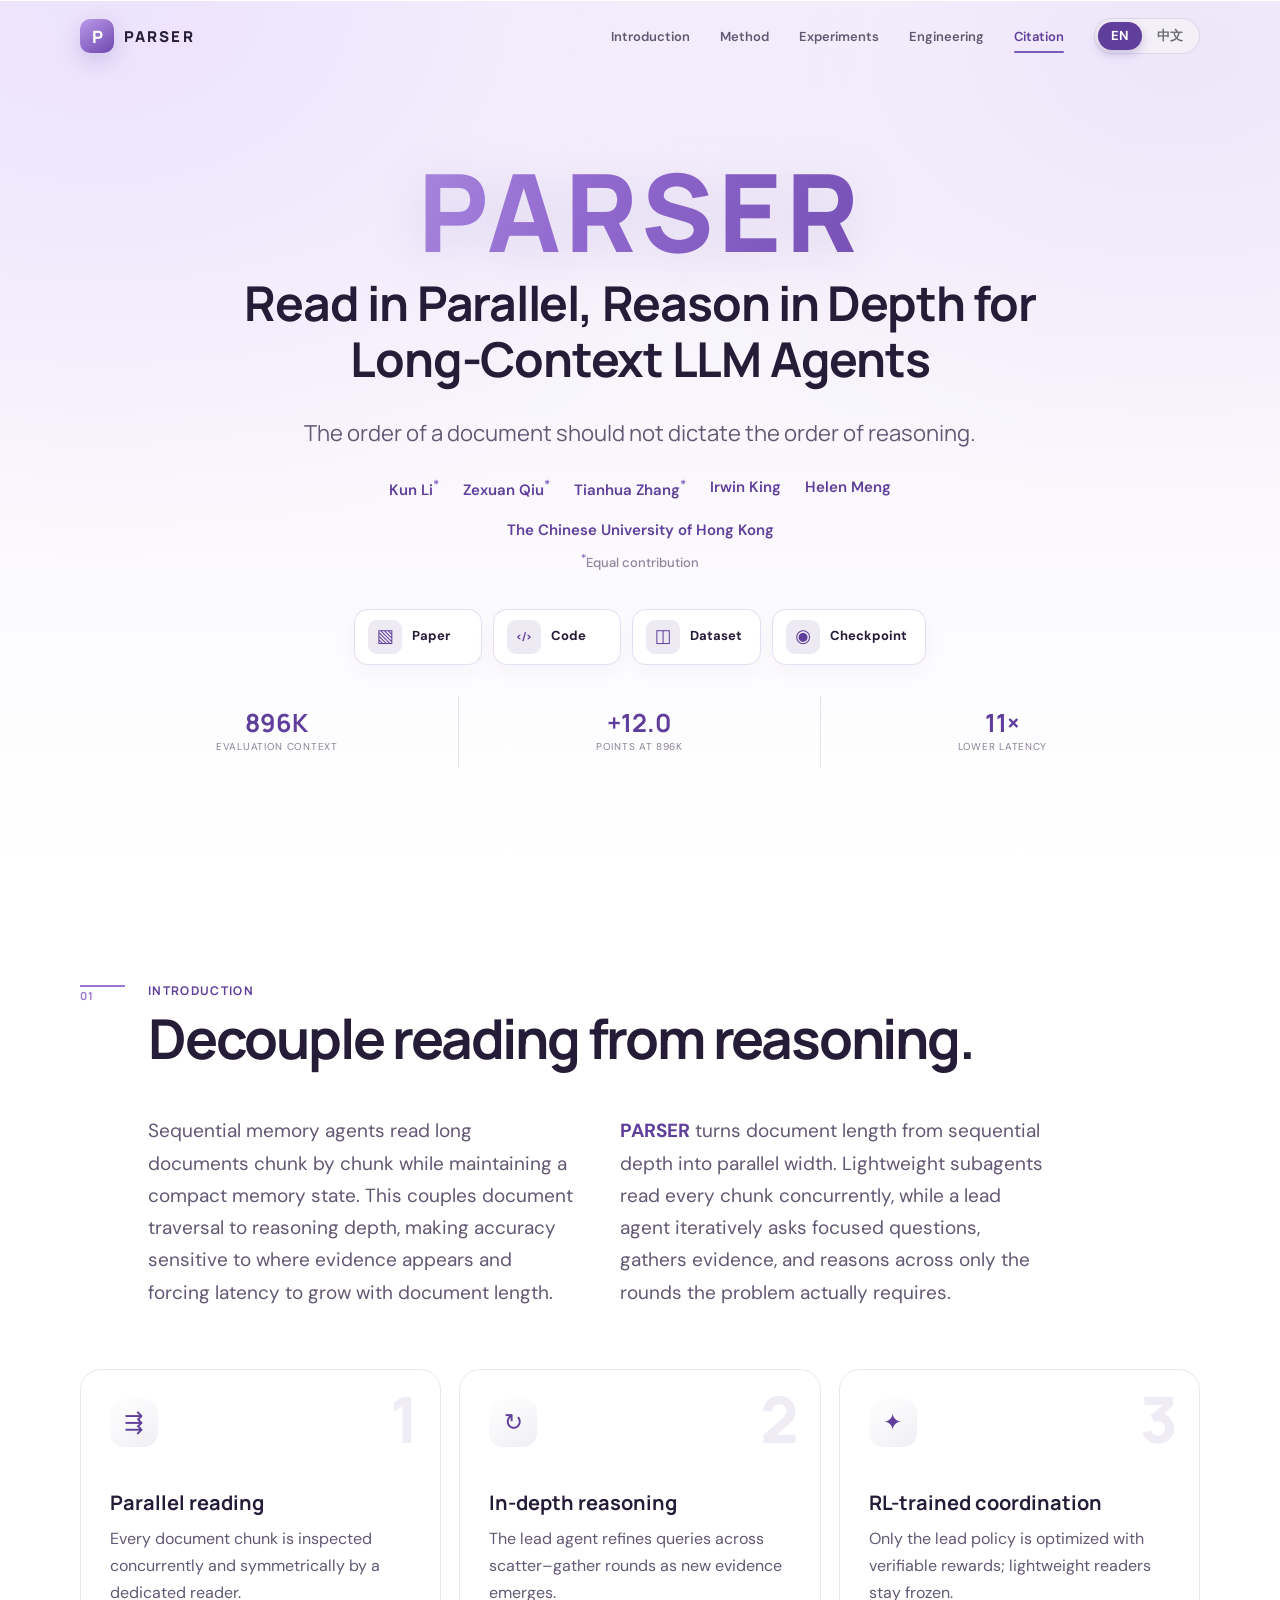
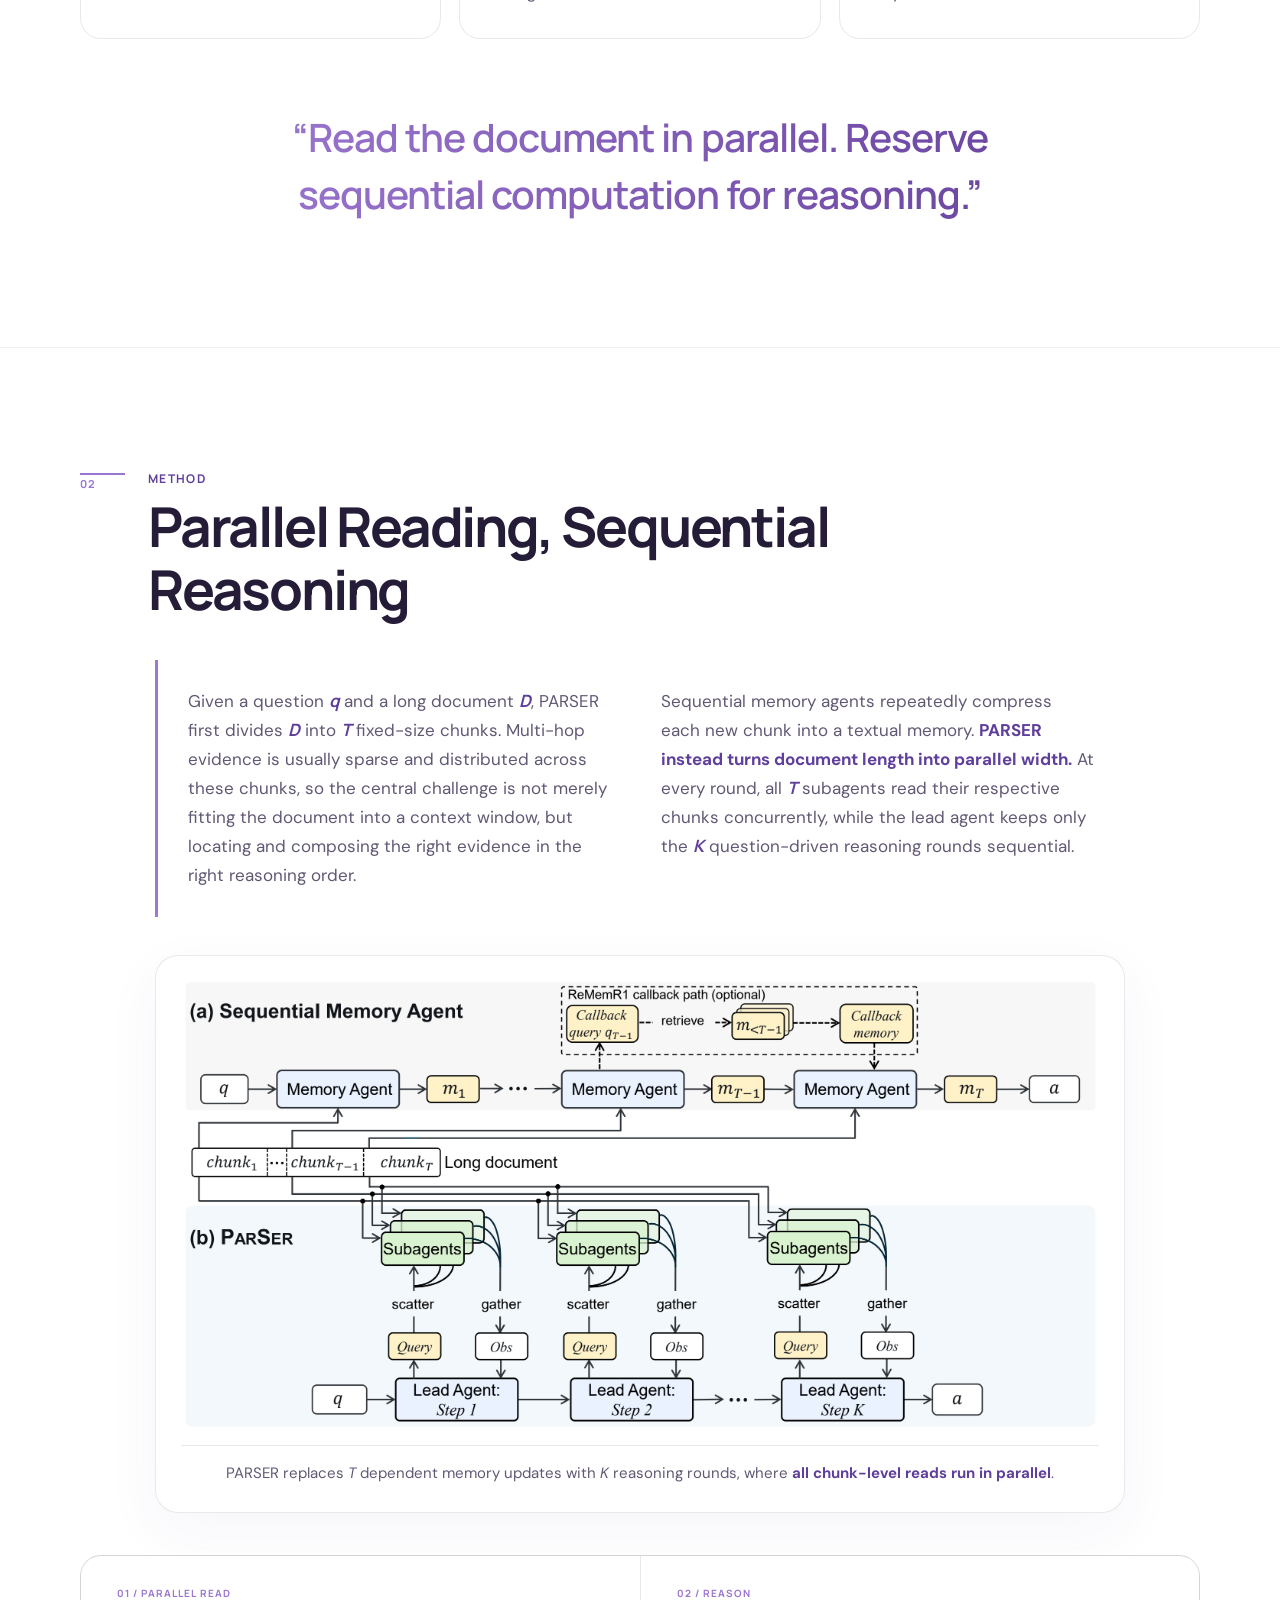
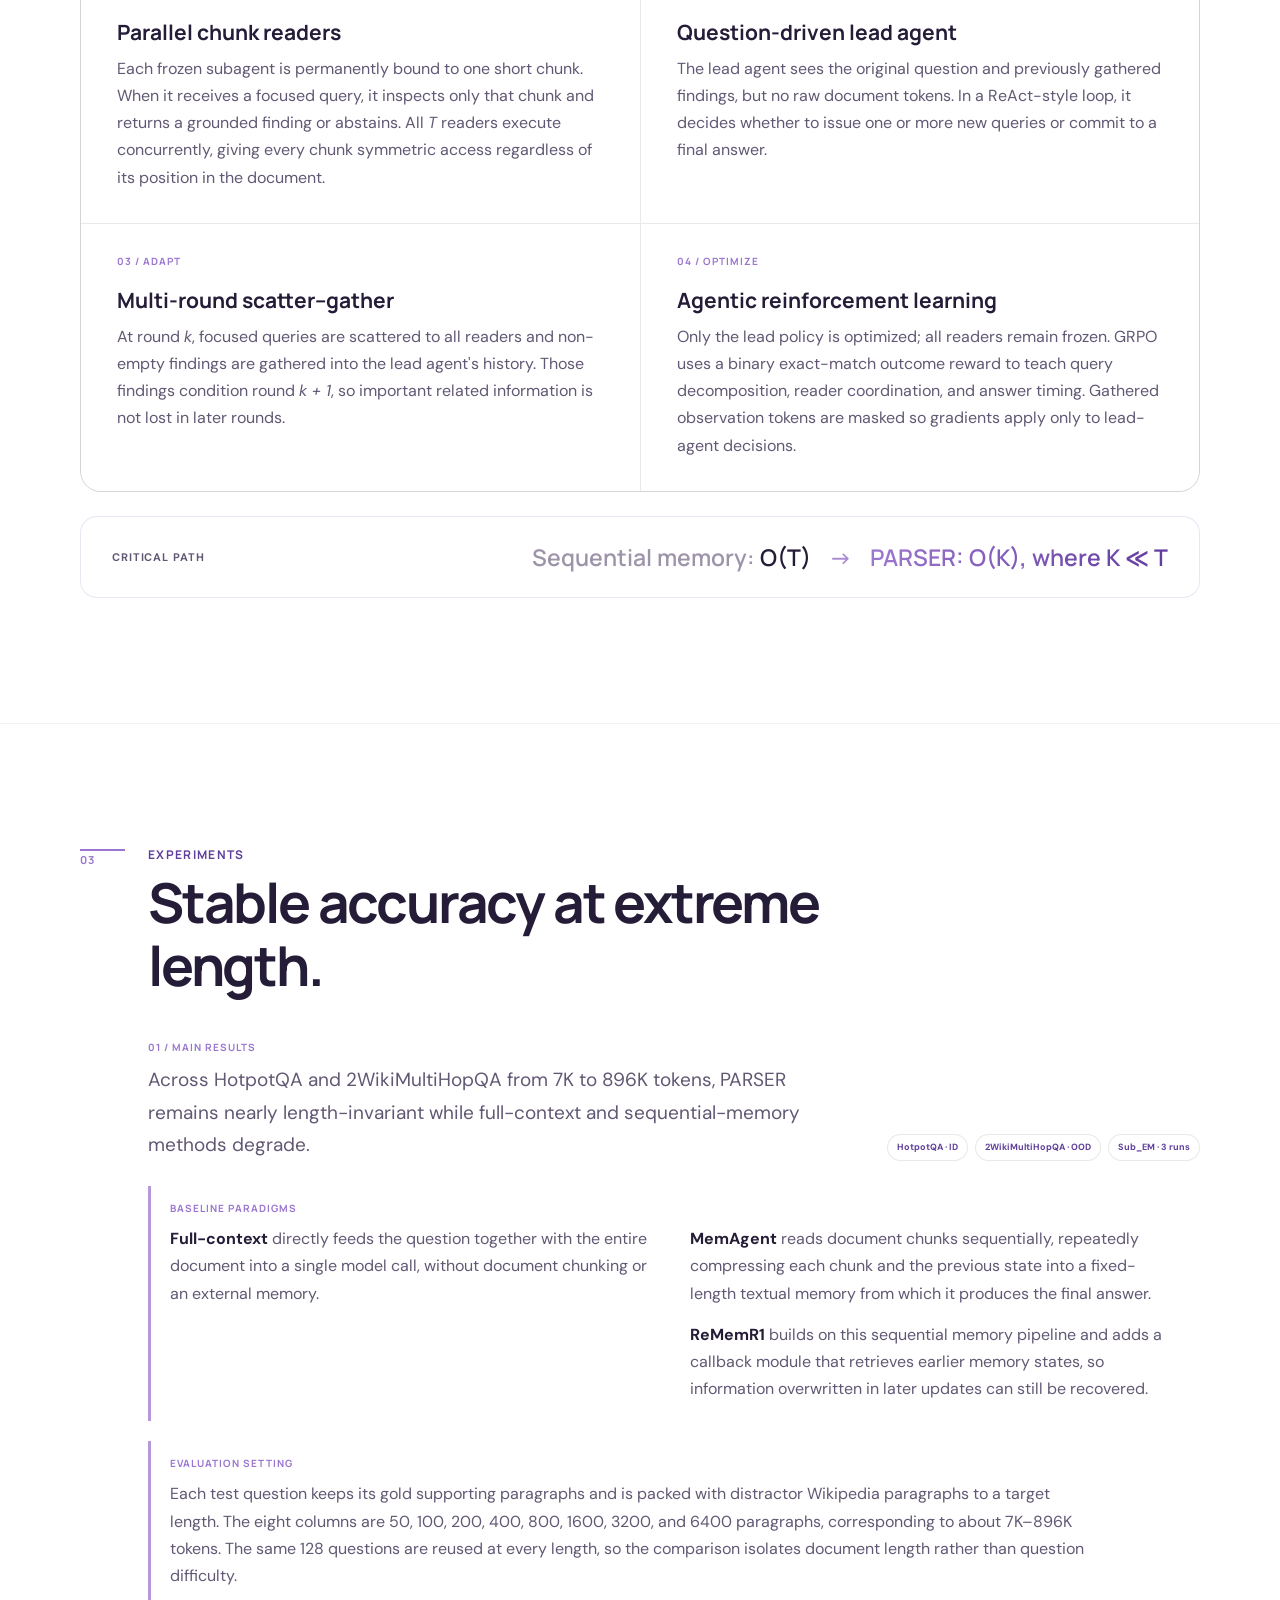
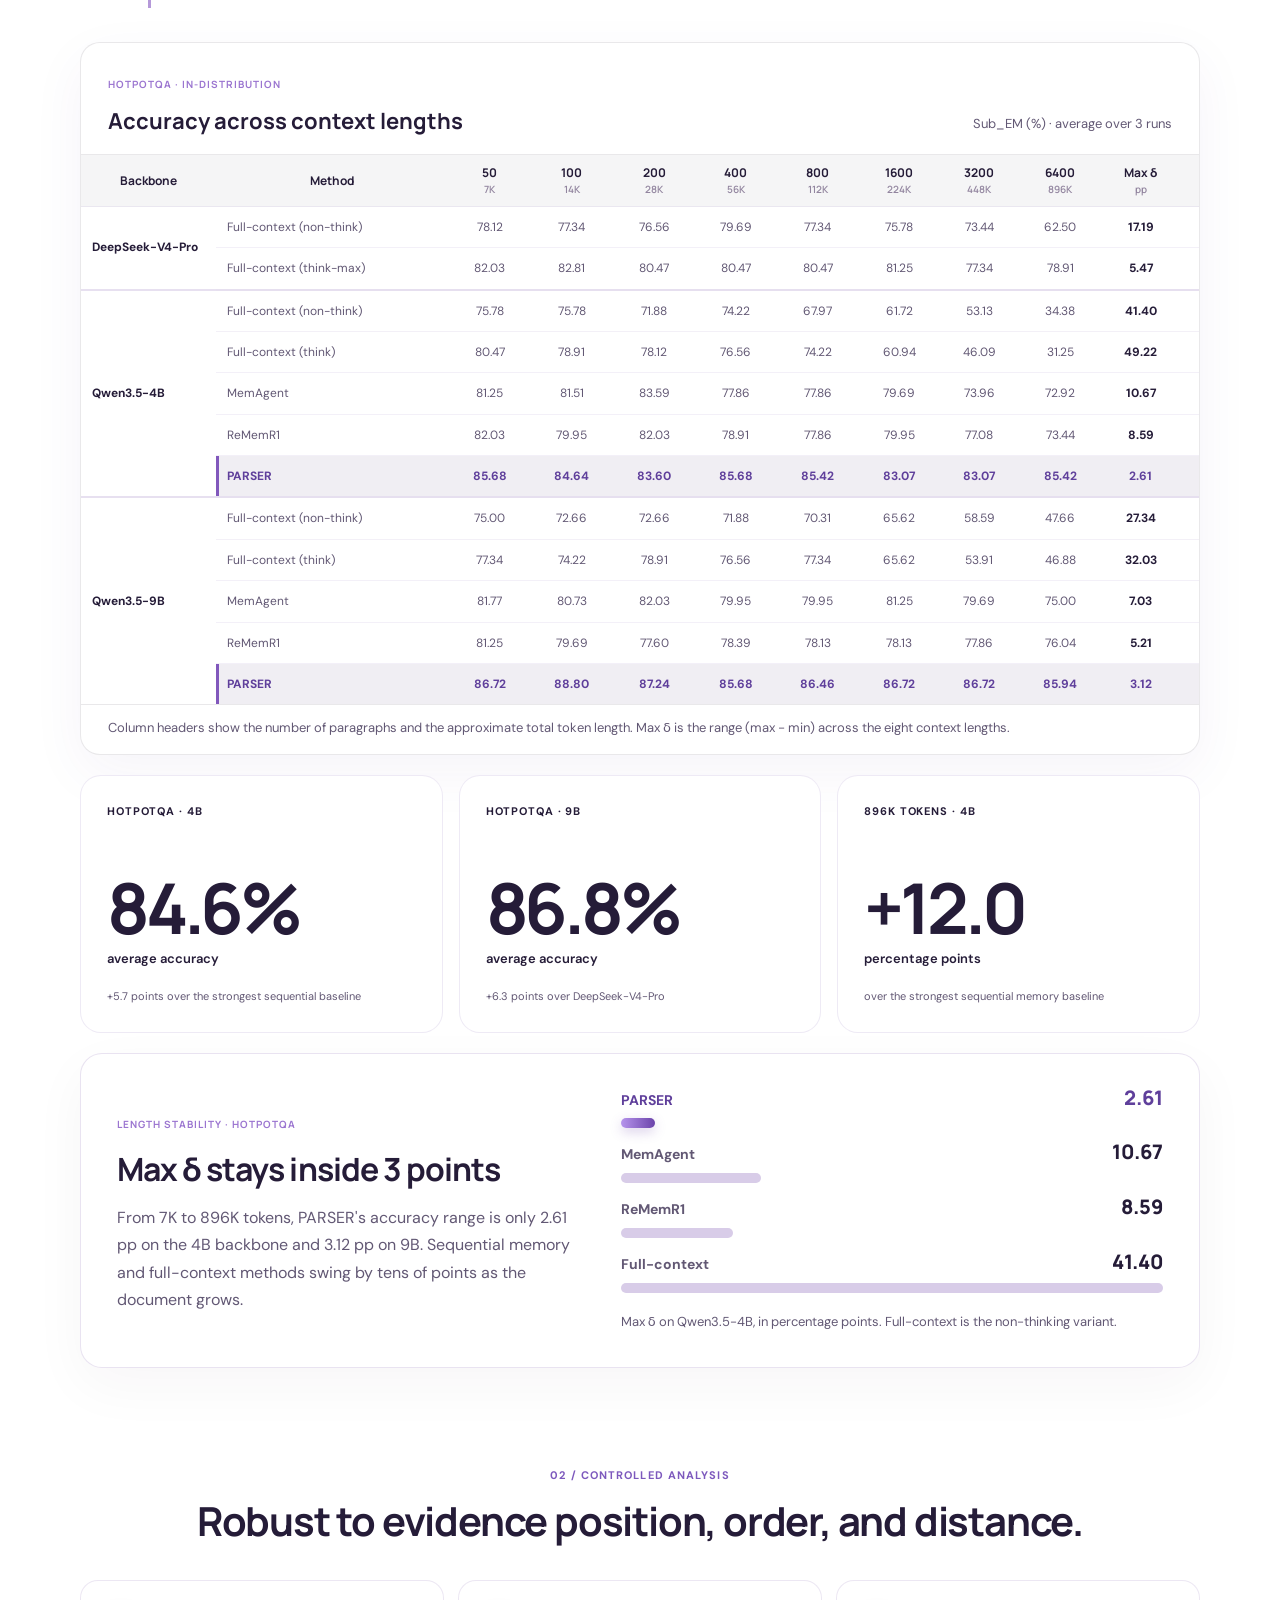
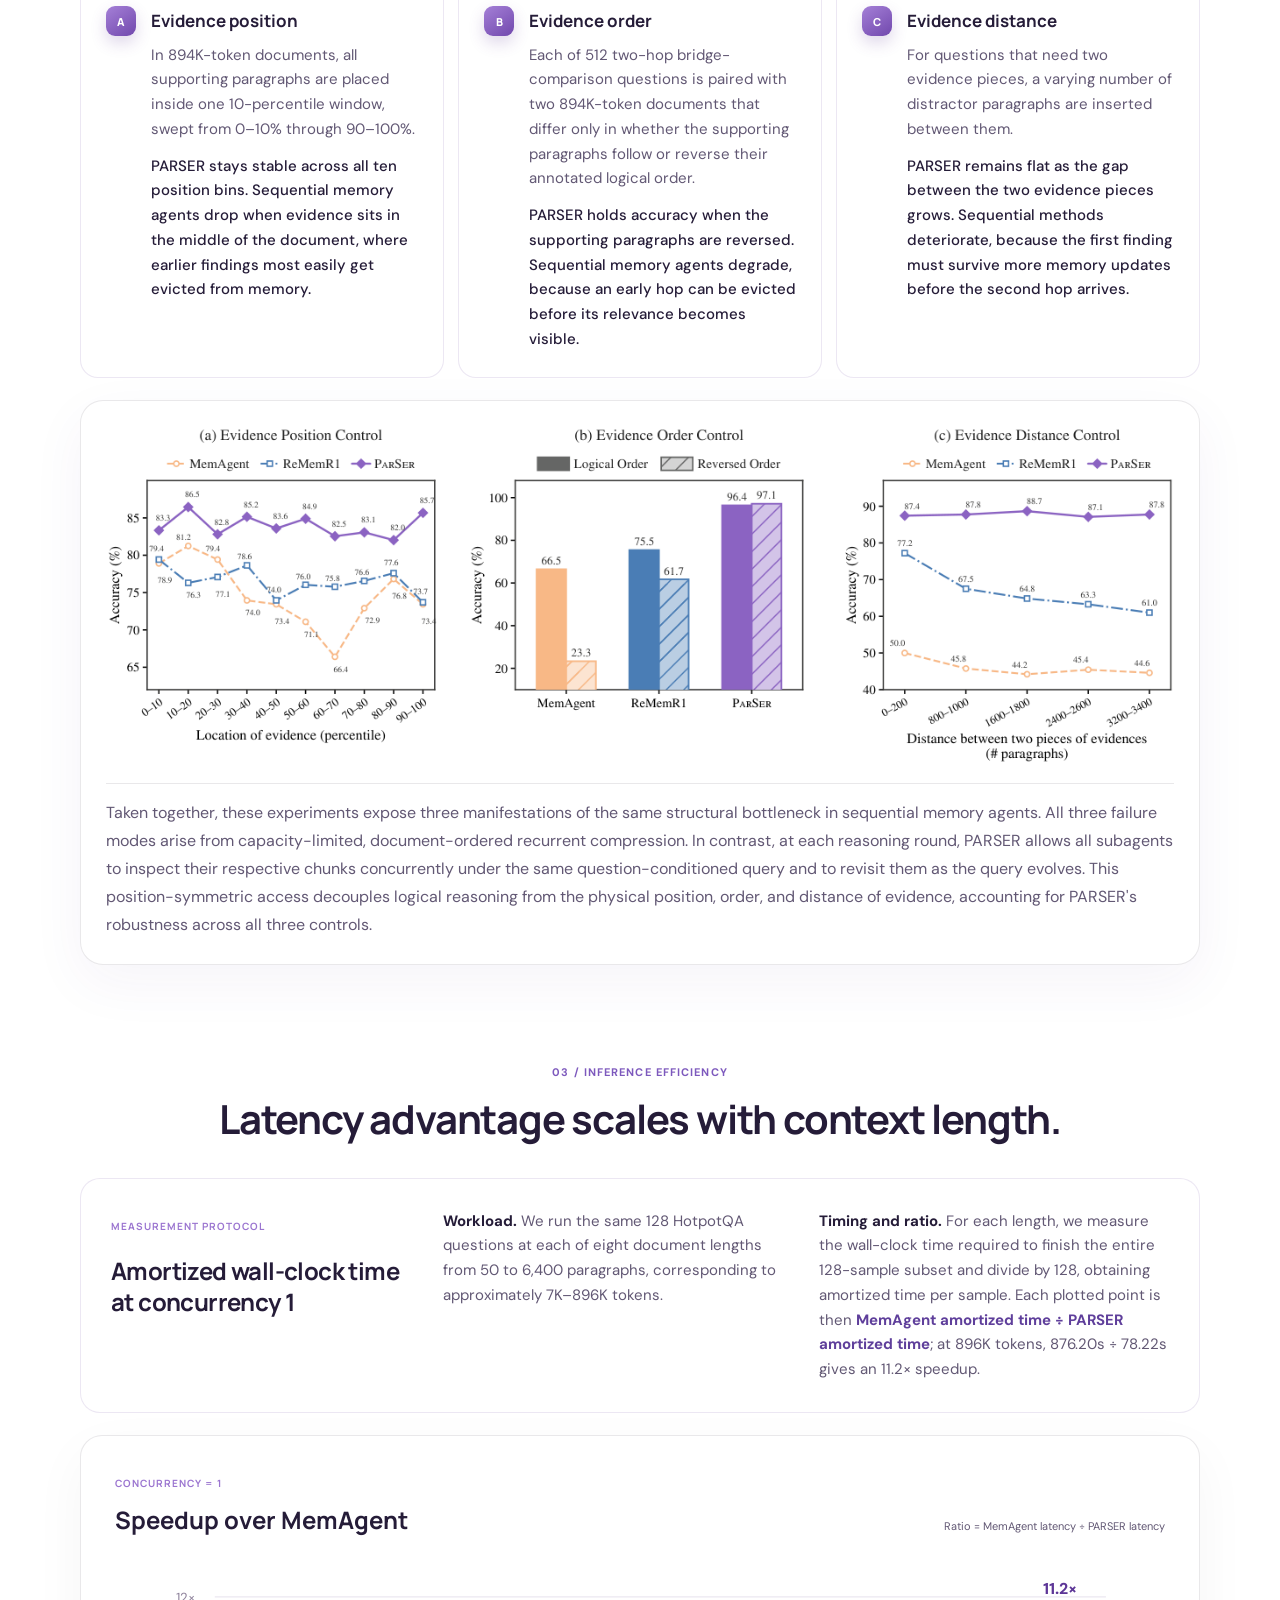
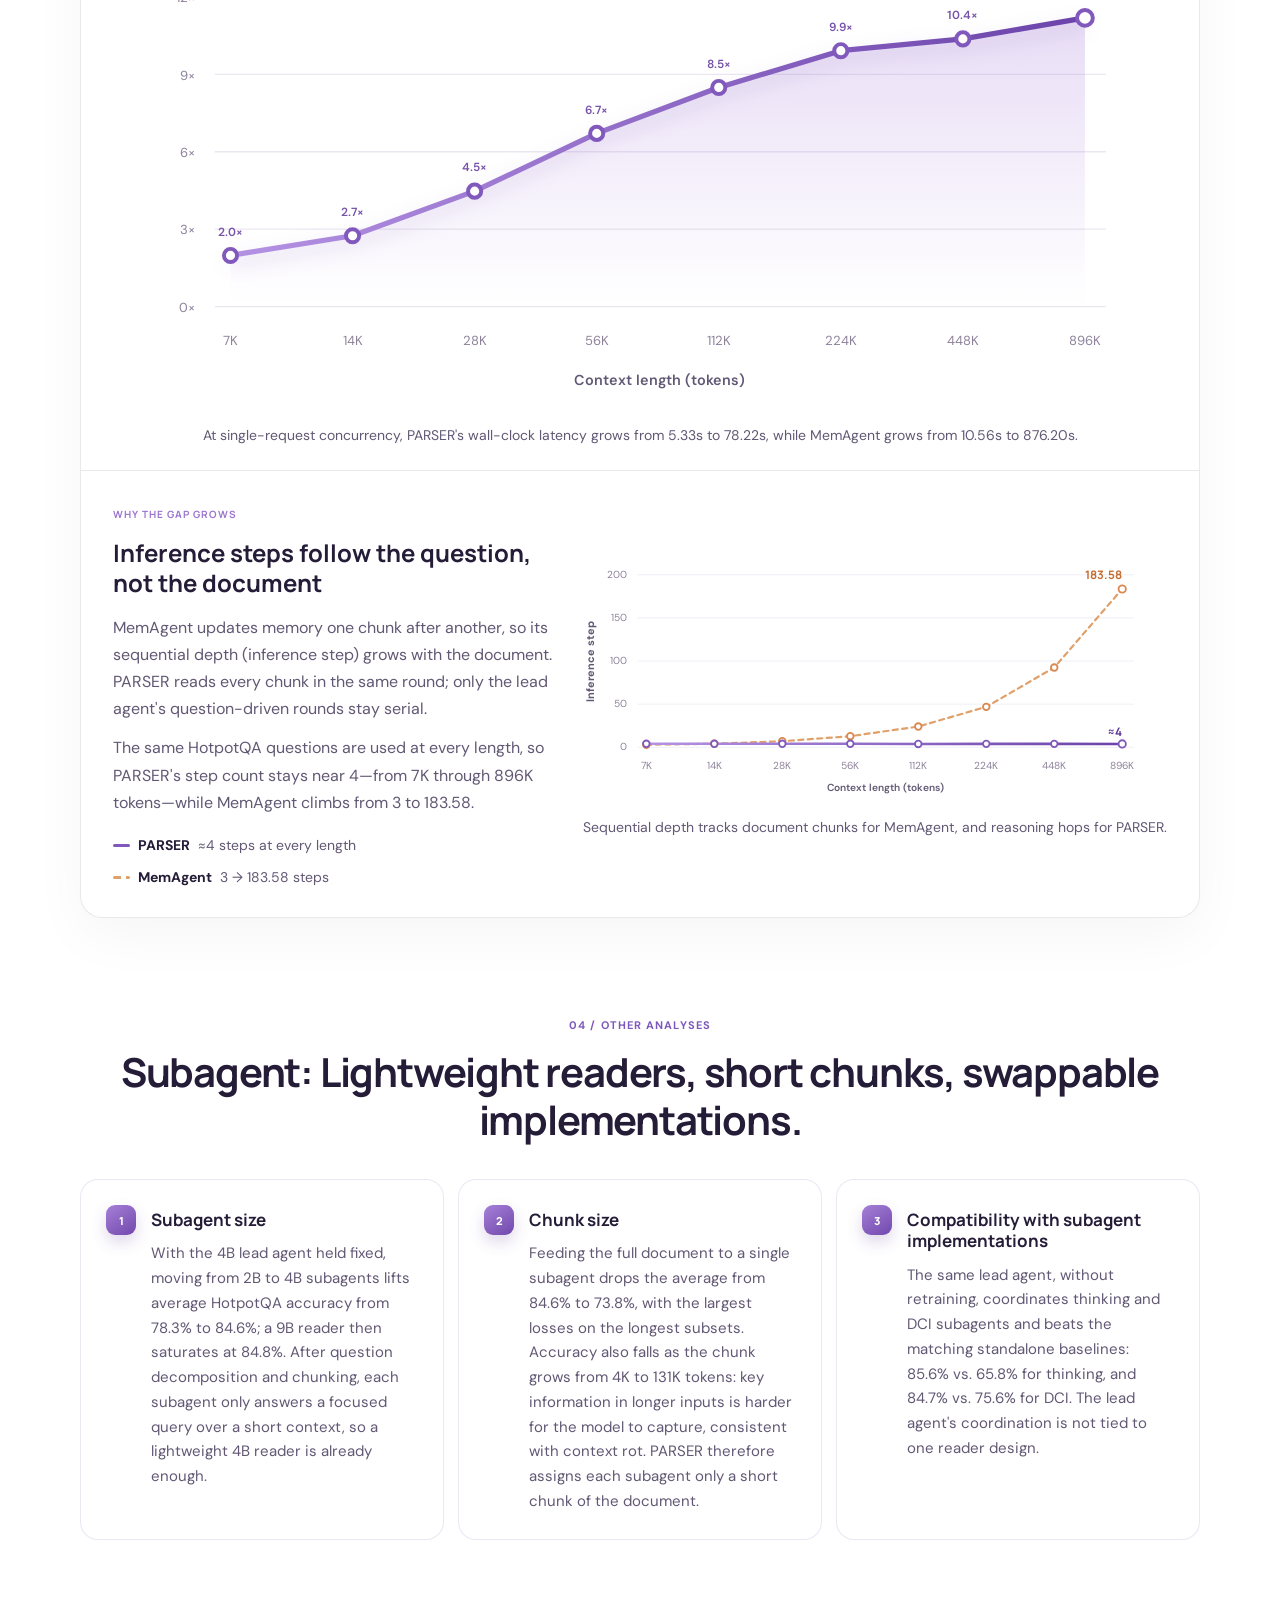
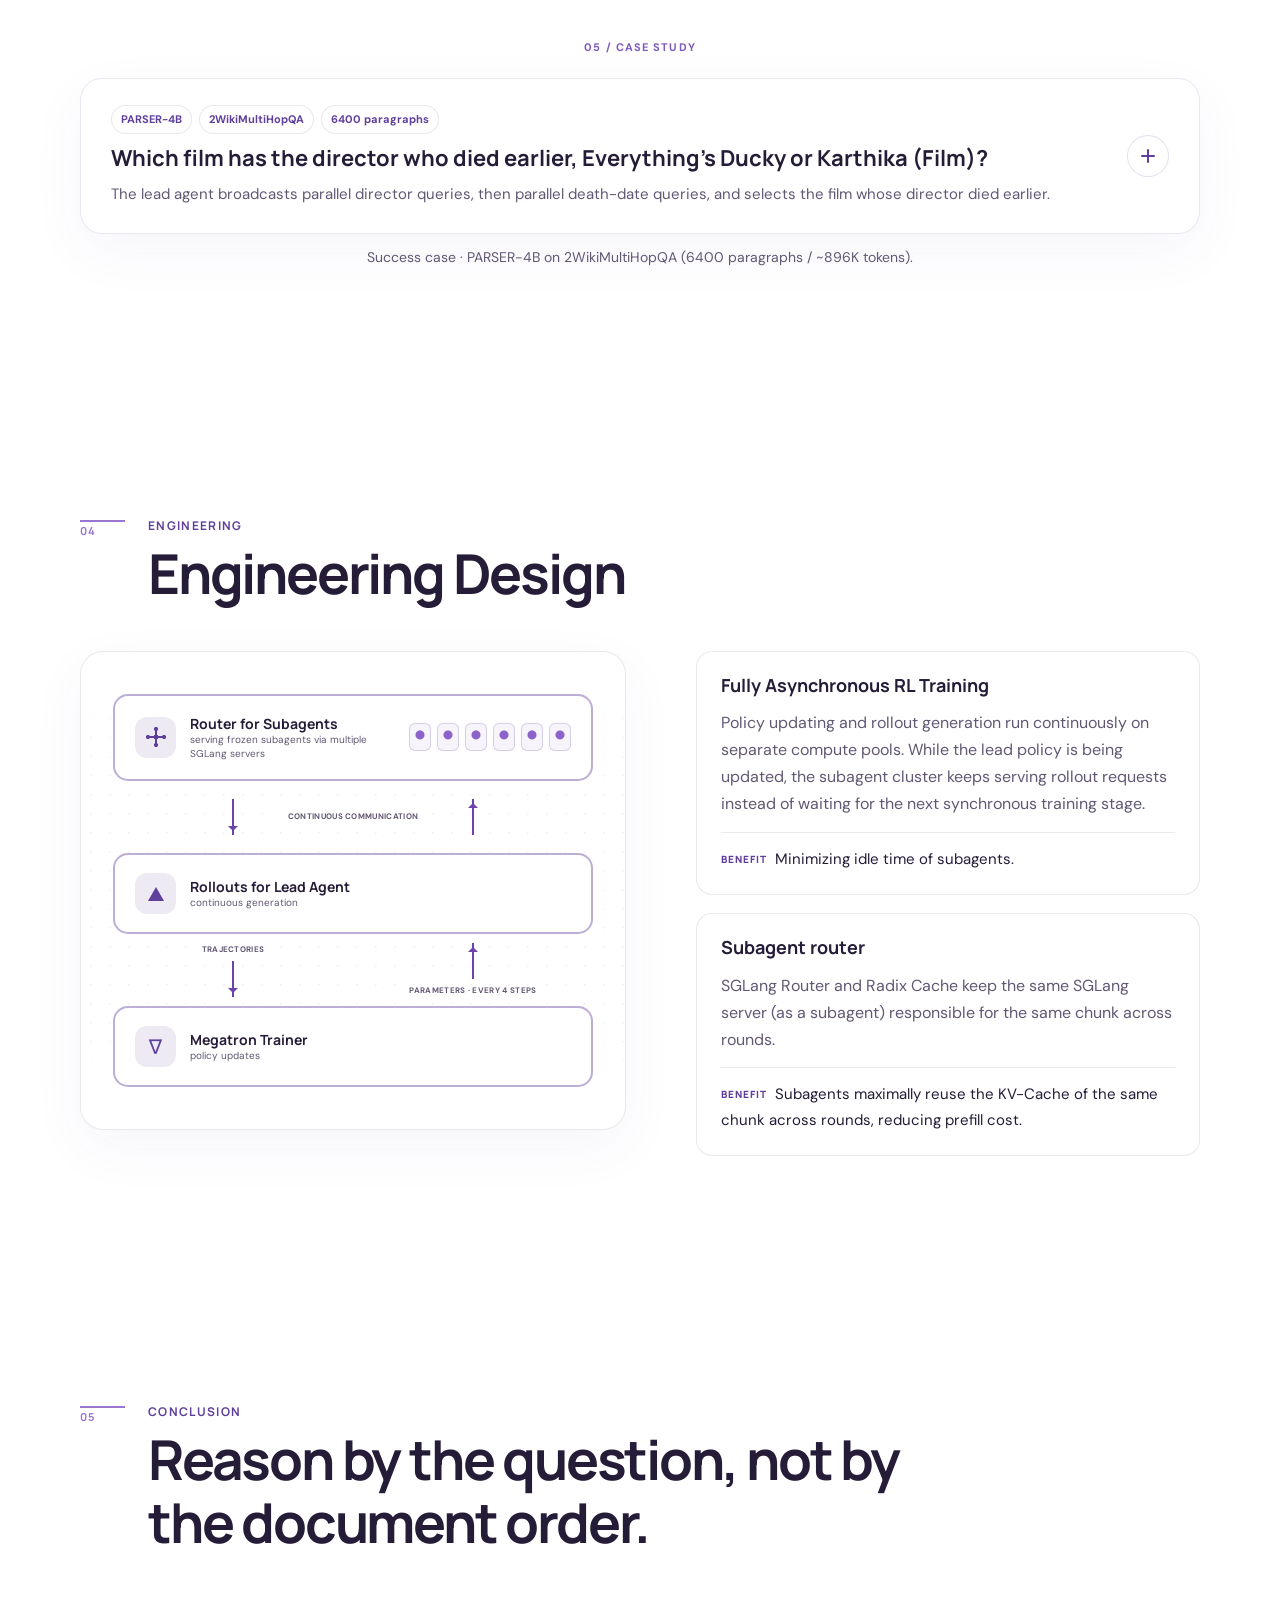
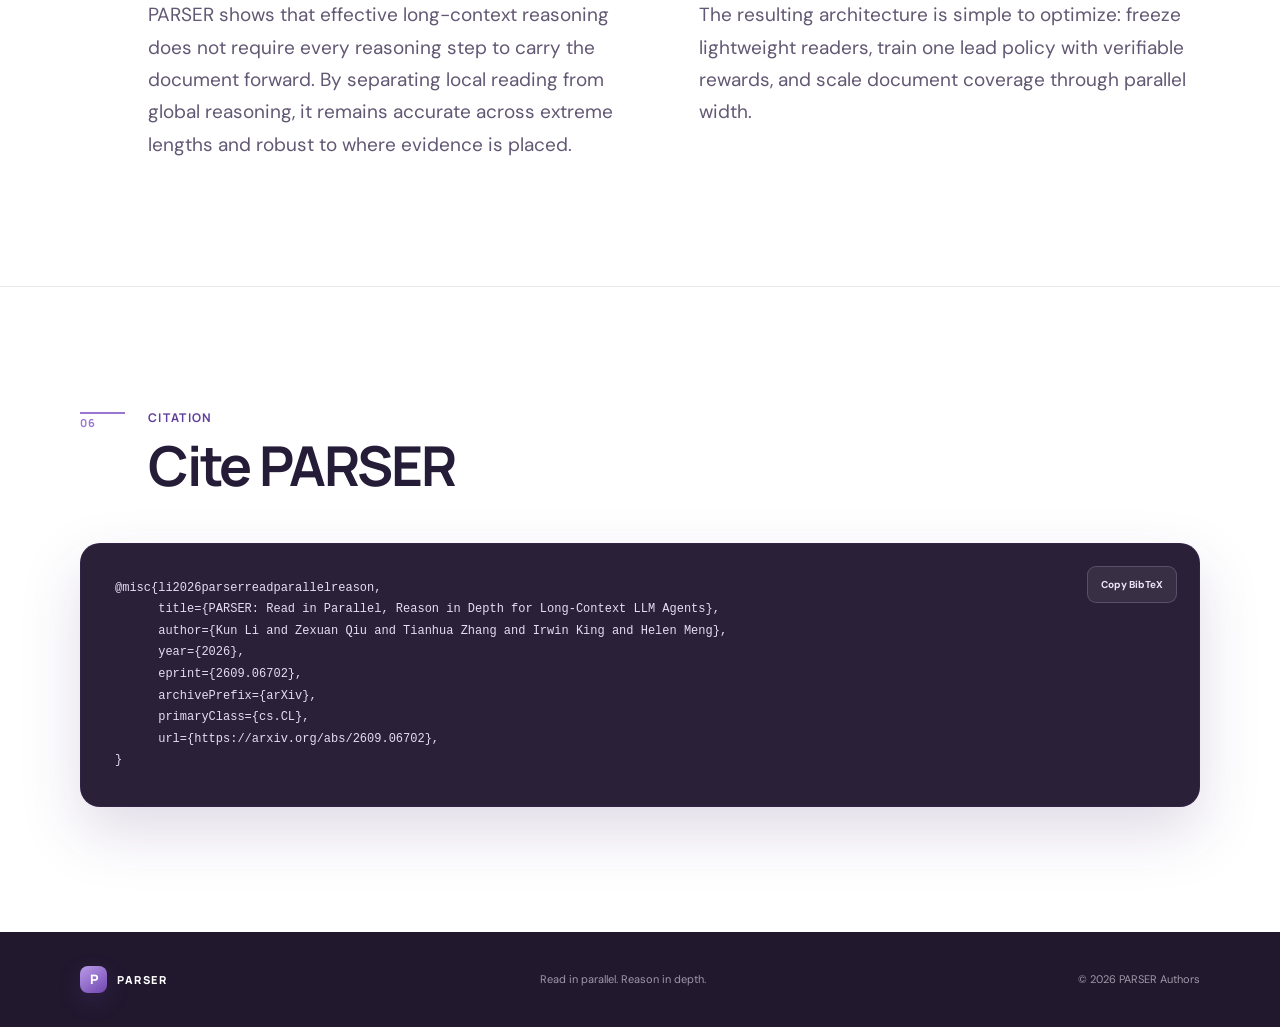
<file: index.html>
<!doctype html>
<html lang="en">
  <head>
    <meta charset="UTF-8" />
    <meta name="viewport" content="width=device-width, initial-scale=1.0" />
    <meta
      name="description"
      content="PARSER: Read in Parallel, Reason in Depth for Long-Context LLM Agents."
    />
    <meta name="theme-color" content="#f7f4fc" />
    <title>PARSER — Long-Context LLM Agents</title>
    <link rel="alternate" hreflang="en" href="./index.html" />
    <link rel="alternate" hreflang="zh-CN" href="./zh.html" />
    <link rel="preconnect" href="https://fonts.googleapis.com" />
    <link rel="preconnect" href="https://fonts.gstatic.com" crossorigin />
    <link
      href="https://fonts.googleapis.com/css2?family=DM+Sans:wght@400;500;600;700&family=Manrope:wght@500;600;700;800&display=swap"
      rel="stylesheet"
    />
    <link rel="stylesheet" href="./styles.css" />
  </head>
  <body>
    <header class="site-header">
      <nav class="nav shell" aria-label="Primary navigation">
        <a class="brand" href="#top" aria-label="PARSER home">
          <span class="brand-mark">P</span>
          <span>PARSER</span>
        </a>
        <button class="menu-toggle" type="button" aria-expanded="false" aria-label="Toggle menu">
          <span></span><span></span>
        </button>
        <div class="nav-links">
          <a href="#introduction">Introduction</a>
          <a href="#method">Method</a>
          <a href="#experiments">Experiments</a>
          <a href="#engineering">Engineering</a>
          <a href="#citation">Citation</a>
          <div class="lang-toggle" role="group" aria-label="Language">
            <a href="./index.html" hreflang="en" lang="en" aria-current="page">EN</a>
            <a href="./zh.html" hreflang="zh-CN" lang="zh-CN">中文</a>
          </div>
        </div>
      </nav>
    </header>

    <main id="top">
      <section class="hero">
        <div class="ambient ambient-one" aria-hidden="true"></div>
        <div class="ambient ambient-two" aria-hidden="true"></div>
        <div class="shell">
        <h1 class="fade-in delay-1">
          <span class="parser-word">PARSER</span>
          <span class="title-rest">Read in Parallel, Reason in Depth for Long-Context LLM Agents</span>
        </h1>
        <p class="hero-thesis fade-in delay-2">
          The order of a document should not dictate the order of reasoning.
        </p>

        <div class="authors fade-in delay-2">
          <span>Kun Li<sup>*</sup></span>
          <span>Zexuan Qiu<sup>*</sup></span>
          <span>Tianhua Zhang<sup>*</sup></span>
          <span>Irwin King</span>
          <span>Helen Meng</span>
        </div>
        <p class="affiliation fade-in delay-2">
          <strong>The Chinese University of Hong Kong</strong>
          <span><sup>*</sup>Equal contribution</span>
        </p>

        <div class="resource-links fade-in delay-3">
          <a class="resource-button" href="https://arxiv.org/pdf/2609.06702" target="_blank" rel="noopener noreferrer">
            <span class="resource-icon" aria-hidden="true">▧</span>
            <span><strong>Paper</strong></span>
          </a>
          <a class="resource-button" href="https://github.com/cuhk-parser/PARSER" target="_blank" rel="noopener noreferrer">
            <span class="resource-icon code-icon" aria-hidden="true">&lt;/&gt;</span>
            <span><strong>Code</strong></span>
          </a>
          <a class="resource-button" href="https://huggingface.co/datasets/inNexus/parser_dataset" target="_blank" rel="noopener noreferrer">
            <span class="resource-icon" aria-hidden="true">◫</span>
            <span><strong>Dataset</strong></span>
          </a>
          <a class="resource-button" href="https://huggingface.co/inNexus/parser-qwen35-4b" target="_blank" rel="noopener noreferrer">
            <span class="resource-icon" aria-hidden="true">◉</span>
            <span><strong>Checkpoint</strong></span>
          </a>
        </div>

        <div class="hero-stats">
          <div><strong>896K</strong><span>evaluation context</span></div>
          <div><strong>+12.0</strong><span>points at 896K</span></div>
          <div><strong>11×</strong><span>lower latency</span></div>
        </div>
        </div>
      </section>

      <section id="introduction" class="section">
        <div class="shell">
        <div class="section-heading">
          <span class="section-number">01</span>
          <div>
            <p class="kicker">Introduction</p>
            <h2>Decouple reading from reasoning.</h2>
          </div>
        </div>

        <div class="intro-copy prose">
          <p>
            Sequential memory agents read long documents chunk by chunk while maintaining a compact
            memory state. This couples document traversal to reasoning depth, making accuracy
            sensitive to where evidence appears and forcing latency to grow with document length.
          </p>
          <p>
            <strong>PARSER</strong> turns document length from sequential depth into parallel width.
            Lightweight subagents read every chunk concurrently, while a lead agent iteratively
            asks focused questions, gathers evidence, and reasons across only the rounds the problem
            actually requires.
          </p>
        </div>

        <div class="breakthrough-grid">
          <article class="feature-card">
            <span class="feature-number">1</span>
            <div class="feature-symbol">⇶</div>
            <h3>Parallel reading</h3>
            <p>Every document chunk is inspected concurrently and symmetrically by a dedicated reader.</p>
          </article>
          <article class="feature-card">
            <span class="feature-number">2</span>
            <div class="feature-symbol">↻</div>
            <h3>In-depth reasoning</h3>
            <p>The lead agent refines queries across scatter–gather rounds as new evidence emerges.</p>
          </article>
          <article class="feature-card">
            <span class="feature-number">3</span>
            <div class="feature-symbol">✦</div>
            <h3>RL-trained coordination</h3>
            <p>Only the lead policy is optimized with verifiable rewards; lightweight readers stay frozen.</p>
          </article>
        </div>

        <blockquote>
          “Read the document in parallel. Reserve sequential computation for reasoning.”
        </blockquote>
        </div>
      </section>

      <section id="method" class="section section-tint">
        <div class="shell">
          <div class="section-heading">
            <span class="section-number">02</span>
            <div>
              <p class="kicker">Method</p>
              <h2>Parallel Reading, Sequential Reasoning</h2>
            </div>
          </div>

          <div class="method-overview">
            <p>
              Given a question <em>q</em> and a long document <em>D</em>, PARSER first divides
              <em>D</em> into <em>T</em> fixed-size chunks. Multi-hop evidence is usually sparse and
              distributed across these chunks, so the central challenge is not merely fitting the
              document into a context window, but locating and composing the right evidence in the
              right reasoning order.
            </p>
            <p>
              Sequential memory agents repeatedly compress each new chunk into a textual memory.
              <strong>PARSER instead turns document length into parallel width.</strong> At every
              round, all <em>T</em> subagents read their respective chunks concurrently, while
              the lead agent keeps only the <em>K</em> question-driven reasoning rounds sequential.
            </p>
          </div>

          <figure class="paper-figure workflow-figure">
            <img
              src="./assets/workflow.png"
              alt="Comparison between sequential memory agents and PARSER's parallel reading workflow"
            />
            <figcaption>
              PARSER replaces <em>T</em> dependent memory updates with <em>K</em> reasoning rounds,
              where <strong>all chunk-level reads run in parallel</strong>.
            </figcaption>
          </figure>

          <div class="method-grid">
            <article>
              <div class="mini-label">01 / PARALLEL READ</div>
              <h3>Parallel chunk readers</h3>
              <p>
                Each frozen subagent is permanently bound to one short chunk. When it receives a
                focused query, it inspects only that chunk and returns a grounded finding or
                abstains. All <em>T</em> readers execute concurrently, giving every chunk symmetric
                access regardless of its position in the document.
              </p>
            </article>
            <article>
              <div class="mini-label">02 / REASON</div>
              <h3>Question-driven lead agent</h3>
              <p>
                The lead agent sees the original question and previously gathered findings, but no
                raw document tokens. In a ReAct-style loop, it decides whether to issue one or more
                new queries or commit to a final answer.
              </p>
            </article>
            <article>
              <div class="mini-label">03 / ADAPT</div>
              <h3>Multi-round scatter–gather</h3>
              <p>
                At round <em>k</em>, focused queries are scattered to all readers and non-empty
                findings are gathered into the lead agent's history. Those findings condition round
                <em>k + 1</em>, so important related information is not lost in later rounds.
              </p>
            </article>
            <article>
              <div class="mini-label">04 / OPTIMIZE</div>
              <h3>Agentic reinforcement learning</h3>
              <p>
                Only the lead policy is optimized; all readers remain frozen. GRPO uses a binary
                exact-match outcome reward to teach query decomposition, reader coordination, and
                answer timing. Gathered observation tokens are masked so gradients apply only to
                lead-agent decisions.
              </p>
            </article>
          </div>

          <div class="equation-card">
            <span class="equation-label">Critical path</span>
            <div class="equation">
              <span class="muted">Sequential memory:</span> O(T)
              <span class="equation-divider">→</span>
              <span class="gradient-text">PARSER: O(K), where K ≪ T</span>
            </div>
          </div>
        </div>
      </section>

      <section id="experiments" class="section shell">
        <div class="section-heading">
          <span class="section-number">03</span>
          <div>
            <p class="kicker">Experiments</p>
            <h2>Stable accuracy at extreme length.</h2>
          </div>
        </div>

        <div class="result-lead">
          <p>
            <span class="mini-label experiment-index">01 / MAIN RESULTS</span>
            Across HotpotQA and 2WikiMultiHopQA from 7K to 896K tokens, PARSER remains nearly
            length-invariant while full-context and sequential-memory methods degrade.
          </p>
          <div class="dataset-tags">
            <span>HotpotQA · ID</span>
            <span>2WikiMultiHopQA · OOD</span>
            <span>Sub_EM · 3 runs</span>
          </div>
        </div>

        <div class="baseline-note">
          <span class="mini-label">BASELINE PARADIGMS</span>
          <div class="baseline-grid">
            <p>
              <strong>Full-context</strong> directly feeds the question together with the entire
              document into a single model call, without document chunking or an external memory.
            </p>
            <div class="baseline-stack">
              <p>
                <strong>MemAgent</strong> reads document chunks sequentially, repeatedly compressing
                each chunk and the previous state into a fixed-length textual memory from which it
                produces the final answer.
              </p>
              <p>
                <strong>ReMemR1</strong> builds on this sequential memory pipeline and adds a
                callback module that retrieves earlier memory states, so information overwritten
                in later updates can still be recovered.
              </p>
            </div>
          </div>
        </div>

        <div class="eval-setting">
          <span class="mini-label">EVALUATION SETTING</span>
          <p>
            Each test question keeps its gold supporting paragraphs and is packed with distractor
            Wikipedia paragraphs to a target length. The eight columns are 50, 100, 200, 400, 800,
            1600, 3200, and 6400 paragraphs, corresponding to about 7K–896K tokens. The same 128
            questions are reused at every length, so the comparison isolates document length rather
            than question difficulty.
          </p>
        </div>

        <div class="results-table-card">
          <div class="results-table-heading">
            <div>
              <span class="mini-label">HOTPOTQA · IN-DISTRIBUTION</span>
              <h3>Accuracy across context lengths</h3>
            </div>
            <p>Sub_EM (%) · average over 3 runs</p>
          </div>
          <div class="results-table-scroll">
            <table>
              <thead>
                <tr>
                  <th scope="col">Backbone</th>
                  <th scope="col">Method</th>
                  <th scope="col"><span>50</span><small>7K</small></th>
                  <th scope="col"><span>100</span><small>14K</small></th>
                  <th scope="col"><span>200</span><small>28K</small></th>
                  <th scope="col"><span>400</span><small>56K</small></th>
                  <th scope="col"><span>800</span><small>112K</small></th>
                  <th scope="col"><span>1600</span><small>224K</small></th>
                  <th scope="col"><span>3200</span><small>448K</small></th>
                  <th scope="col"><span>6400</span><small>896K</small></th>
                  <th scope="col" class="delta-col">Max δ<small>pp</small></th>
                  <th scope="col">Avg.</th>
                </tr>
              </thead>
              <tbody>
                <tr>
                  <th scope="rowgroup" rowspan="2">DeepSeek-V4-Pro</th>
                  <td>Full-context (non-think)</td>
                  <td>78.12</td><td>77.34</td><td>76.56</td><td>79.69</td>
                  <td>77.34</td><td>75.78</td><td>73.44</td><td>62.50</td>
                  <td class="delta-col">17.19</td><td>75.10</td>
                </tr>
                <tr>
                  <td>Full-context (think-max)</td>
                  <td>82.03</td><td>82.81</td><td>80.47</td><td>80.47</td>
                  <td>80.47</td><td>81.25</td><td>77.34</td><td>78.91</td>
                  <td class="delta-col">5.47</td><td>80.47</td>
                </tr>
                <tr class="group-start">
                  <th scope="rowgroup" rowspan="5">Qwen3.5-4B</th>
                  <td>Full-context (non-think)</td>
                  <td>75.78</td><td>75.78</td><td>71.88</td><td>74.22</td>
                  <td>67.97</td><td>61.72</td><td>53.13</td><td>34.38</td>
                  <td class="delta-col">41.40</td><td>64.36</td>
                </tr>
                <tr>
                  <td>Full-context (think)</td>
                  <td>80.47</td><td>78.91</td><td>78.12</td><td>76.56</td>
                  <td>74.22</td><td>60.94</td><td>46.09</td><td>31.25</td>
                  <td class="delta-col">49.22</td><td>65.82</td>
                </tr>
                <tr>
                  <td>MemAgent</td>
                  <td>81.25</td><td>81.51</td><td>83.59</td><td>77.86</td>
                  <td>77.86</td><td>79.69</td><td>73.96</td><td>72.92</td>
                  <td class="delta-col">10.67</td><td>78.58</td>
                </tr>
                <tr>
                  <td>ReMemR1</td>
                  <td>82.03</td><td>79.95</td><td>82.03</td><td>78.91</td>
                  <td>77.86</td><td>79.95</td><td>77.08</td><td>73.44</td>
                  <td class="delta-col">8.59</td><td>78.91</td>
                </tr>
                <tr class="parser-row">
                  <td><strong>PARSER</strong></td>
                  <td><strong>85.68</strong></td><td><strong>84.64</strong></td>
                  <td><strong>83.60</strong></td><td><strong>85.68</strong></td>
                  <td><strong>85.42</strong></td><td><strong>83.07</strong></td>
                  <td><strong>83.07</strong></td><td><strong>85.42</strong></td>
                  <td class="delta-col"><strong>2.61</strong></td>
                  <td><strong>84.57</strong></td>
                </tr>
                <tr class="group-start">
                  <th scope="rowgroup" rowspan="5">Qwen3.5-9B</th>
                  <td>Full-context (non-think)</td>
                  <td>75.00</td><td>72.66</td><td>72.66</td><td>71.88</td>
                  <td>70.31</td><td>65.62</td><td>58.59</td><td>47.66</td>
                  <td class="delta-col">27.34</td><td>66.80</td>
                </tr>
                <tr>
                  <td>Full-context (think)</td>
                  <td>77.34</td><td>74.22</td><td>78.91</td><td>76.56</td>
                  <td>77.34</td><td>65.62</td><td>53.91</td><td>46.88</td>
                  <td class="delta-col">32.03</td><td>68.85</td>
                </tr>
                <tr>
                  <td>MemAgent</td>
                  <td>81.77</td><td>80.73</td><td>82.03</td><td>79.95</td>
                  <td>79.95</td><td>81.25</td><td>79.69</td><td>75.00</td>
                  <td class="delta-col">7.03</td><td>80.05</td>
                </tr>
                <tr>
                  <td>ReMemR1</td>
                  <td>81.25</td><td>79.69</td><td>77.60</td><td>78.39</td>
                  <td>78.13</td><td>78.13</td><td>77.86</td><td>76.04</td>
                  <td class="delta-col">5.21</td><td>78.39</td>
                </tr>
                <tr class="parser-row">
                  <td><strong>PARSER</strong></td>
                  <td><strong>86.72</strong></td><td><strong>88.80</strong></td>
                  <td><strong>87.24</strong></td><td><strong>85.68</strong></td>
                  <td><strong>86.46</strong></td><td><strong>86.72</strong></td>
                  <td><strong>86.72</strong></td><td><strong>85.94</strong></td>
                  <td class="delta-col"><strong>3.12</strong></td>
                  <td><strong>86.79</strong></td>
                </tr>
              </tbody>
            </table>
          </div>
          <p class="results-table-note">
            Column headers show the number of paragraphs and the approximate total token length.
            Max δ is the range (max − min) across the eight context lengths.
          </p>
        </div>

        <div class="results-grid">
          <article class="result-card lavender">
            <p>HotpotQA · 4B</p>
            <strong>84.6%</strong>
            <span>average accuracy</span>
            <small>+5.7 points over the strongest sequential baseline</small>
          </article>
          <article class="result-card lilac">
            <p>HotpotQA · 9B</p>
            <strong>86.8%</strong>
            <span>average accuracy</span>
            <small>+6.3 points over DeepSeek-V4-Pro</small>
          </article>
          <article class="result-card violet">
            <p>896K tokens · 4B</p>
            <strong>+12.0</strong>
            <span>percentage points</span>
            <small>over the strongest sequential memory baseline</small>
          </article>
        </div>

        <div class="delta-showcase">
          <div class="delta-showcase-copy">
            <span class="mini-label">LENGTH STABILITY · HOTPOTQA</span>
            <h3>Max δ stays inside 3 points</h3>
            <p>
              From 7K to 896K tokens, PARSER's accuracy range is only 2.61 pp on the 4B backbone
              and 3.12 pp on 9B. Sequential memory and full-context methods swing by tens of
              points as the document grows.
            </p>
          </div>
          <div class="delta-bars" role="img" aria-label="Maximum accuracy fluctuation by method on Qwen3.5-4B">
            <div class="delta-bar parser-delta">
              <div class="delta-bar-meta">
                <b>PARSER</b>
                <strong>2.61</strong>
              </div>
              <span style="width: 6.3%"></span>
            </div>
            <div class="delta-bar">
              <div class="delta-bar-meta">
                <b>MemAgent</b>
                <strong>10.67</strong>
              </div>
              <span style="width: 25.8%"></span>
            </div>
            <div class="delta-bar">
              <div class="delta-bar-meta">
                <b>ReMemR1</b>
                <strong>8.59</strong>
              </div>
              <span style="width: 20.7%"></span>
            </div>
            <div class="delta-bar">
              <div class="delta-bar-meta">
                <b>Full-context</b>
                <strong>41.40</strong>
              </div>
              <span style="width: 100%"></span>
            </div>
            <p>Max δ on Qwen3.5-4B, in percentage points. Full-context is the non-thinking variant.</p>
          </div>
        </div>

        <div class="subsection-heading">
          <span>02 / Controlled analysis</span>
          <h3>Robust to evidence position, order, and distance.</h3>
        </div>
        <div class="analysis-setup-grid">
          <article>
            <span class="analysis-index">A</span>
            <div>
              <h4>Evidence position</h4>
              <p>
                In 894K-token documents, all supporting paragraphs are placed inside one
                10-percentile window, swept from 0–10% through 90–100%.
              </p>
              <p class="analysis-takeaway">
                PARSER stays stable across all ten position bins. Sequential memory agents drop
                when evidence sits in the middle of the document, where earlier findings most
                easily get evicted from memory.
              </p>
            </div>
          </article>
          <article>
            <span class="analysis-index">B</span>
            <div>
              <h4>Evidence order</h4>
              <p>
                Each of 512 two-hop bridge-comparison questions is paired with two 894K-token
                documents that differ only in whether the supporting paragraphs follow or reverse
                their annotated logical order.
              </p>
              <p class="analysis-takeaway">
                PARSER holds accuracy when the supporting paragraphs are reversed. Sequential
                memory agents degrade, because an early hop can be evicted before its relevance
                becomes visible.
              </p>
            </div>
          </article>
          <article>
            <span class="analysis-index">C</span>
            <div>
              <h4>Evidence distance</h4>
              <p>
                For questions that need two evidence pieces, a varying number of distractor paragraphs are inserted between them.
              </p>
              <p class="analysis-takeaway">
                PARSER remains flat as the gap between the two evidence pieces grows. Sequential
                methods deteriorate, because the first finding must survive more memory updates
                before the second hop arrives.
              </p>
            </div>
          </article>
        </div>
        <figure class="paper-figure evidence-figure">
          <img
            src="./assets/evidence-controls.png"
            alt="PARSER robustness under controlled evidence position, order, and distance"
          />
          <figcaption>
            Taken together, these experiments expose three manifestations of the same structural
            bottleneck in sequential memory agents. All three failure modes arise from
            capacity-limited, document-ordered recurrent compression. In contrast, at each reasoning
            round, PARSER allows all subagents to inspect their respective chunks concurrently under
            the same question-conditioned query and to revisit them as the query evolves. This
            position-symmetric access decouples logical reasoning from the physical position, order,
            and distance of evidence, accounting for PARSER's robustness across all three controls.
          </figcaption>
        </figure>

        <div class="subsection-heading">
          <span>03 / Inference efficiency</span>
          <h3>Latency advantage scales with context length.</h3>
        </div>
        <div class="latency-protocol">
          <div class="latency-protocol-lead">
            <span class="mini-label">MEASUREMENT PROTOCOL</span>
            <h4>Amortized wall-clock time at concurrency 1</h4>
          </div>
          <div class="latency-protocol-details">
            <p>
              <strong>Workload.</strong> We run the same 128 HotpotQA questions at each of eight
              document lengths from 50 to 6,400 paragraphs, corresponding to approximately
              7K–896K tokens.
            </p>
            <p>
              <strong>Timing and ratio.</strong> For each length, we measure the wall-clock time
              required to finish the entire 128-sample subset and divide by 128, obtaining
              amortized time per sample. Each plotted point is
              then <em>MemAgent amortized time ÷ PARSER amortized time</em>; at 896K tokens,
              876.20s ÷ 78.22s gives an 11.2× speedup.
            </p>
          </div>
        </div>

        <div class="latency-pair-card">
          <figure class="speedup-chart-card">
            <div class="speedup-chart-header">
              <div>
                <span class="mini-label">CONCURRENCY = 1</span>
                <h4>Speedup over MemAgent</h4>
              </div>
              <p>Ratio = MemAgent latency ÷ PARSER latency</p>
            </div>
            <svg
              class="speedup-chart"
              viewBox="0 0 800 350"
              role="img"
              aria-labelledby="speedup-title speedup-desc"
            >
              <title id="speedup-title">PARSER latency speedup over MemAgent by context length</title>
              <desc id="speedup-desc">
                The speedup increases from 2.0 times at 7K tokens to 11.2 times at 896K tokens.
              </desc>
              <defs>
                <linearGradient id="speedup-line" x1="0" x2="1">
                  <stop offset="0%" stop-color="#b492e3" />
                  <stop offset="100%" stop-color="#6b43aa" />
                </linearGradient>
                <linearGradient id="speedup-area" x1="0" y1="0" x2="0" y2="1">
                  <stop offset="0%" stop-color="#a67bda" stop-opacity="0.26" />
                  <stop offset="100%" stop-color="#a67bda" stop-opacity="0" />
                </linearGradient>
              </defs>

              <g class="speedup-grid">
                <line x1="76" y1="38" x2="755" y2="38" />
                <line x1="76" y1="97" x2="755" y2="97" />
                <line x1="76" y1="156" x2="755" y2="156" />
                <line x1="76" y1="215" x2="755" y2="215" />
                <line x1="76" y1="274" x2="755" y2="274" />
              </g>
              <g class="speedup-y-labels">
                <text x="61" y="42">12×</text>
                <text x="61" y="101">9×</text>
                <text x="61" y="160">6×</text>
                <text x="61" y="219">3×</text>
                <text x="61" y="278">0×</text>
              </g>
              <path
                class="speedup-area"
                d="M88 235 L181 220 L274 186 L367 142 L460 107 L553 79 L646 70 L739 54 L739 274 L88 274 Z"
              />
              <path
                class="speedup-line"
                d="M88 235 L181 220 L274 186 L367 142 L460 107 L553 79 L646 70 L739 54"
              />
              <g class="speedup-points">
                <circle cx="88" cy="235" r="5" />
                <circle cx="181" cy="220" r="5" />
                <circle cx="274" cy="186" r="5" />
                <circle cx="367" cy="142" r="5" />
                <circle cx="460" cy="107" r="5" />
                <circle cx="553" cy="79" r="5" />
                <circle cx="646" cy="70" r="5" />
                <circle cx="739" cy="54" r="6" />
              </g>
              <g class="speedup-values">
                <text x="88" y="220">2.0×</text>
                <text x="181" y="205">2.7×</text>
                <text x="274" y="171">4.5×</text>
                <text x="367" y="127">6.7×</text>
                <text x="460" y="92">8.5×</text>
                <text x="553" y="64">9.9×</text>
                <text x="646" y="55">10.4×</text>
                <text class="last-value" x="733" y="36">11.2×</text>
              </g>
              <g class="speedup-x-labels">
                <text x="88" y="303">7K</text>
                <text x="181" y="303">14K</text>
                <text x="274" y="303">28K</text>
                <text x="367" y="303">56K</text>
                <text x="460" y="303">112K</text>
                <text x="553" y="303">224K</text>
                <text x="646" y="303">448K</text>
                <text x="739" y="303">896K</text>
                <text class="axis-title" x="415" y="334">Context length (tokens)</text>
              </g>
            </svg>
            <figcaption>
              At single-request concurrency, PARSER's wall-clock latency grows from 5.33s to 78.22s,
              while MemAgent grows from 10.56s to 876.20s.
            </figcaption>
          </figure>

          <div class="step-reason">
            <div class="step-reason-copy">
              <span class="mini-label">WHY THE GAP GROWS</span>
              <h4>Inference steps follow the question, not the document</h4>
              <p>
                MemAgent updates memory one chunk after another, so its sequential depth
                (inference step) grows with the document. PARSER reads every chunk in the same
                round; only the lead agent's question-driven rounds stay serial.
              </p>
              <p>
                The same HotpotQA questions are used at every length, so PARSER's step count stays
                near 4—from 7K through 896K tokens—while MemAgent climbs from 3 to 183.58.
              </p>
              <div class="step-legend">
                <span><i class="parser-key"></i><b>PARSER</b> ≈4 steps at every length</span>
                <span><i class="memagent-step-key"></i><b>MemAgent</b> 3 → 183.58 steps</span>
              </div>
            </div>
            <figure class="step-chart-card">
              <svg
                class="step-chart"
                viewBox="0 0 800 350"
                role="img"
                aria-labelledby="step-title step-desc"
              >
                <title id="step-title">Inference step counts of MemAgent and PARSER by context length</title>
                <desc id="step-desc">
                  MemAgent steps grow from 3 at 7K tokens to 183.58 at 896K tokens.
                  PARSER stays near 4 steps at every length.
                </desc>
                <defs>
                  <linearGradient id="step-parser-line" x1="0" x2="1">
                    <stop offset="0%" stop-color="#b492e3" />
                    <stop offset="100%" stop-color="#6b43aa" />
                  </linearGradient>
                </defs>
                <g class="speedup-grid">
                  <line x1="76" y1="38" x2="755" y2="38" />
                  <line x1="76" y1="97" x2="755" y2="97" />
                  <line x1="76" y1="156" x2="755" y2="156" />
                  <line x1="76" y1="215" x2="755" y2="215" />
                  <line x1="76" y1="274" x2="755" y2="274" />
                </g>
                <g class="speedup-y-labels">
                  <text x="61" y="42">200</text>
                  <text x="61" y="101">150</text>
                  <text x="61" y="160">100</text>
                  <text x="61" y="219">50</text>
                  <text x="61" y="278">0</text>
                </g>
                <text class="axis-title y-axis-title" transform="rotate(-90 16 156)" x="16" y="156">Inference step</text>
                <path
                  class="step-line memagent"
                  d="M88 270.46 L181 269.13 L274 265.68 L367 258.83 L460 245.57 L553 218.67 L646 164.90 L739 57.38"
                />
                <path
                  class="step-line parser"
                  d="M88 269.2 L181 269.2 L274 269.2 L367 269.2 L460 269.4 L553 269.3 L646 269.3 L739 269.4"
                />
                <g class="step-points memagent-points">
                  <circle cx="88" cy="270.46" r="4.5" />
                  <circle cx="181" cy="269.13" r="4.5" />
                  <circle cx="274" cy="265.68" r="4.5" />
                  <circle cx="367" cy="258.83" r="4.5" />
                  <circle cx="460" cy="245.57" r="4.5" />
                  <circle cx="553" cy="218.67" r="4.5" />
                  <circle cx="646" cy="164.90" r="4.5" />
                  <circle cx="739" cy="57.38" r="5" />
                </g>
                <g class="step-points parser-points">
                  <circle cx="88" cy="269.2" r="4.5" />
                  <circle cx="181" cy="269.2" r="4.5" />
                  <circle cx="274" cy="269.2" r="4.5" />
                  <circle cx="367" cy="269.2" r="4.5" />
                  <circle cx="460" cy="269.4" r="4.5" />
                  <circle cx="553" cy="269.3" r="4.5" />
                  <circle cx="646" cy="269.3" r="4.5" />
                  <circle cx="739" cy="269.4" r="5" />
                </g>
                <g class="step-values">
                  <text class="mem-value" x="739" y="44">183.58</text>
                  <text class="parser-value" x="739" y="258">≈4</text>
                </g>
                <g class="speedup-x-labels">
                  <text x="88" y="303">7K</text>
                  <text x="181" y="303">14K</text>
                  <text x="274" y="303">28K</text>
                  <text x="367" y="303">56K</text>
                  <text x="460" y="303">112K</text>
                  <text x="553" y="303">224K</text>
                  <text x="646" y="303">448K</text>
                  <text x="739" y="303">896K</text>
                  <text class="axis-title" x="415" y="334">Context length (tokens)</text>
                </g>
              </svg>
              <figcaption>
                Sequential depth tracks document chunks for MemAgent, and reasoning hops for PARSER.
              </figcaption>
            </figure>
          </div>
        </div>

        <div class="subsection-heading">
          <span>04 / Other analyses</span>
          <h3>Subagent: Lightweight readers, short chunks, swappable implementations.</h3>
        </div>
        <div class="analysis-setup-grid other-analyses-grid">
          <article>
            <span class="analysis-index">1</span>
            <div>
              <h4>Subagent size</h4>
              <p>
                With the 4B lead agent held fixed, moving from 2B to 4B subagents lifts average
                HotpotQA accuracy from 78.3% to 84.6%; a 9B reader then saturates at 84.8%. After
                question decomposition and chunking, each subagent only answers a focused query
                over a short context, so a lightweight 4B reader is already enough.
              </p>
            </div>
          </article>
          <article>
            <span class="analysis-index">2</span>
            <div>
              <h4>Chunk size</h4>
              <p>
                Feeding the full document to a single subagent drops the average from 84.6% to
                73.8%, with the largest losses on the longest subsets. Accuracy also falls as the
                chunk grows from 4K to 131K tokens: key information in longer inputs is harder
                for the model to capture, consistent with context rot. PARSER therefore assigns
                each subagent only a short chunk of the document.
              </p>
            </div>
          </article>
          <article>
            <span class="analysis-index">3</span>
            <div>
              <h4>Compatibility with subagent implementations</h4>
              <p>
                The same lead agent, without retraining, coordinates thinking and DCI subagents
                and beats the matching standalone baselines: 85.6% vs. 65.8% for thinking, and
                84.7% vs. 75.6% for DCI. The lead agent's coordination is not tied to one reader design.
              </p>
            </div>
          </article>
        </div>

        <div class="subsection-heading">
          <span>05 / Case study</span>
        </div>
        <details class="case-panel">
          <summary>
            <div class="case-summary-copy">
              <div class="case-tags">
                <span>PARSER-4B</span>
                <span>2WikiMultiHopQA</span>
                <span>6400 paragraphs</span>
              </div>
              <h4>
                Which film has the director who died earlier, Everything's Ducky or Karthika
                (Film)?
              </h4>
              <p>
                The lead agent broadcasts parallel director queries, then parallel death-date
                queries, and selects the film whose director died earlier.
              </p>
            </div>
            <span class="case-toggle" aria-hidden="true"></span>
          </summary>

          <div class="case-trace">
            <article class="case-step">
              <header>
                <span>Question</span>
                <small>User</small>
              </header>
              <p class="case-question">
                Which film has the director who died earlier, Everything's Ducky or Karthika
                (Film)?
              </p>
            </article>

            <article class="case-step">
              <header>
                <span>Step 1</span>
                <small>Find both directors</small>
              </header>
              <div class="case-think">
                <code>&lt;think&gt;</code>
                <p>
                  This is a multi-hop question that requires information about two films:
                  “Everything's Ducky” and “Karthika”. I need to find who directed each film,
                  then determine which director died earlier. Let me start by querying the
                  agents for the directors.
                </p>
                <code>&lt;/think&gt;</code>
              </div>
              <div class="case-io">
                <div class="case-chip green">
                  <b>query_agents</b>
                  <span>Everything's Ducky film director</span>
                </div>
                <div class="case-chip purple">
                  <b>query_agents</b>
                  <span>Karthika film director</span>
                </div>
              </div>
              <p class="case-obs-label">Observations</p>
              <div class="case-io">
                <div class="case-obs green">
                  <small>agent_15</small>
                  <p>Everything's Ducky is a 1961 comedy film directed by Don Taylor</p>
                  <strong>Don Taylor</strong>
                </div>
                <div class="case-obs purple">
                  <small>agent_121</small>
                  <p>Karthika is a 1968 Indian Malayalam film, directed by M. Krishnan Nair</p>
                  <strong>M. Krishnan Nair</strong>
                </div>
              </div>
            </article>

            <article class="case-step">
              <header>
                <span>Step 2</span>
                <small>Compare death dates</small>
              </header>
              <div class="case-think">
                <code>&lt;think&gt;</code>
                <p>
                  “Everything's Ducky” is directed by Don Taylor; “Karthika (Film)” is directed
                  by M. Krishnan Nair. Now I need to find which of these two directors died
                  earlier.
                </p>
                <code>&lt;/think&gt;</code>
              </div>
              <div class="case-io">
                <div class="case-chip green">
                  <b>query_agents</b>
                  <span>Don Taylor director death date</span>
                </div>
                <div class="case-chip purple">
                  <b>query_agents</b>
                  <span>M. Krishnan Nair death date</span>
                </div>
              </div>
              <p class="case-obs-label">Observations</p>
              <div class="case-io">
                <div class="case-obs green">
                  <small>agent_172</small>
                  <p>
                    Donald Richie Taylor (December 13, 1920 – December 29, 1998) was an American
                    actor and film director.
                  </p>
                  <strong>December 29, 1998</strong>
                </div>
                <div class="case-obs purple">
                  <small>agent_175</small>
                  <p>
                    M. Krishnan Nair (2 November 1926 – 10 May 2001 in Thiruvananthapuram) was
                    an Indian film director of Malayalam films.
                  </p>
                  <strong>10 May 2001</strong>
                </div>
              </div>
            </article>

            <article class="case-step">
              <header>
                <span>Step 3</span>
                <small>Compose the answer</small>
              </header>
              <div class="case-think">
                <code>&lt;think&gt;</code>
                <p>
                  Don Taylor died on December 29, 1998; M. Krishnan Nair died on 10 May 2001.
                  Don Taylor died earlier, so the film with the earlier-deceased director is
                  “Everything's Ducky”.
                </p>
                <code>&lt;/think&gt;</code>
              </div>
              <p class="case-answer">
                <code>&lt;answer&gt;</code>
                <strong>Everything's Ducky</strong>
                <code>&lt;/answer&gt;</code>
              </p>
            </article>
          </div>
        </details>
        <p class="case-caption">
          Success case · PARSER-4B on 2WikiMultiHopQA (6400 paragraphs / ~896K tokens).
        </p>
      </section>

      <section id="engineering" class="section engineering-section">
        <div class="shell">
          <div class="section-heading">
            <span class="section-number">04</span>
            <div>
              <p class="kicker">Engineering</p>
              <h2>Engineering Design</h2>
            </div>
          </div>

          <div class="engineering-layout">
            <div class="pipeline">
              <div class="pipeline-node router-node">
                <span class="node-icon router-icon" aria-hidden="true"></span>
                <div><strong>Router for Subagents</strong><small>serving frozen subagents via multiple SGLang servers</small></div>
                <div class="router-servers" aria-hidden="true">
                  <i></i><i></i><i></i><i></i><i></i><i></i>
                </div>
              </div>
              <div class="pipeline-exchange comm-link">
                <div class="flow-item down"><i></i></div>
                <span>continuous communication</span>
                <div class="flow-item up"><i></i></div>
              </div>
              <div class="pipeline-node rollout-node">
                <span class="node-icon rollout-icon" aria-hidden="true"></span>
                <div><strong>Rollouts for Lead Agent</strong><small>continuous generation</small></div>
              </div>
              <div class="pipeline-exchange">
                <div class="flow-item down">
                  <span>trajectories</span>
                  <i></i>
                </div>
                <div class="flow-item up">
                  <i></i>
                  <span>parameters · every 4 steps</span>
                </div>
              </div>
              <div class="pipeline-node trainer-node">
                <span class="node-icon">∇</span>
                <div><strong>Megatron Trainer</strong><small>policy updates</small></div>
              </div>
            </div>

            <div class="engineering-copy">
              <article class="eng-point">
                <h3>Fully Asynchronous RL Training</h3>
                <p>
                  Policy updating and rollout generation run continuously on separate compute pools.
                  While the lead policy is being updated, the subagent cluster keeps serving rollout
                  requests instead of waiting for the next synchronous training stage.
                </p>
                <p class="eng-benefit"><span>Benefit</span>Minimizing idle time of subagents.</p>
              </article>
              <article class="eng-point">
                <h3>Subagent router</h3>
                <p>
                  SGLang Router and Radix Cache keep the same SGLang server (as a subagent) responsible for the
                  same chunk across rounds.
                </p>
                <p class="eng-benefit"><span>Benefit</span>Subagents maximally reuse the KV-Cache of the same chunk across rounds, reducing prefill cost.</p>
              </article>
            </div>
          </div>
        </div>
      </section>

      <section id="conclusion" class="section shell">
        <div class="section-heading">
          <span class="section-number">05</span>
          <div>
            <p class="kicker">Conclusion</p>
            <h2>Reason by the question, not by the document order.</h2>
          </div>
        </div>
        <div class="conclusion-grid">
          <p>
            PARSER shows that effective long-context reasoning does not require every reasoning step
            to carry the document forward. By separating local reading from global reasoning, it
            remains accurate across extreme lengths and robust to where evidence is placed.
          </p>
          <p>
            The resulting architecture is simple to optimize: freeze lightweight readers, train one
            lead policy with verifiable rewards, and scale document coverage through parallel width.
          </p>
        </div>
      </section>

      <section id="citation" class="section citation-section">
        <div class="shell">
          <div class="section-heading">
            <span class="section-number">06</span>
            <div>
              <p class="kicker">Citation</p>
              <h2>Cite PARSER</h2>
            </div>
          </div>
          <div class="citation-box">
            <pre><code id="bibtex">@misc{li2026parserreadparallelreason,
      title={PARSER: Read in Parallel, Reason in Depth for Long-Context LLM Agents}, 
      author={Kun Li and Zexuan Qiu and Tianhua Zhang and Irwin King and Helen Meng},
      year={2026},
      eprint={2609.06702},
      archivePrefix={arXiv},
      primaryClass={cs.CL},
      url={https://arxiv.org/abs/2609.06702}, 
}</code></pre>
            <button
              id="copy-citation"
              type="button"
              aria-label="Copy BibTeX citation"
              data-copy-label="Copy BibTeX"
              data-copied-label="Copied!"
            >
              <span>Copy BibTeX</span>
            </button>
          </div>
        </div>
      </section>
    </main>

    <footer>
      <div class="shell footer-content">
        <div class="brand"><span class="brand-mark">P</span><span>PARSER</span></div>
        <p>Read in parallel. Reason in depth.</p>
        <p>© 2026 PARSER Authors</p>
      </div>
    </footer>

    <script src="./script.js"></script>
  </body>
</html>
</file>
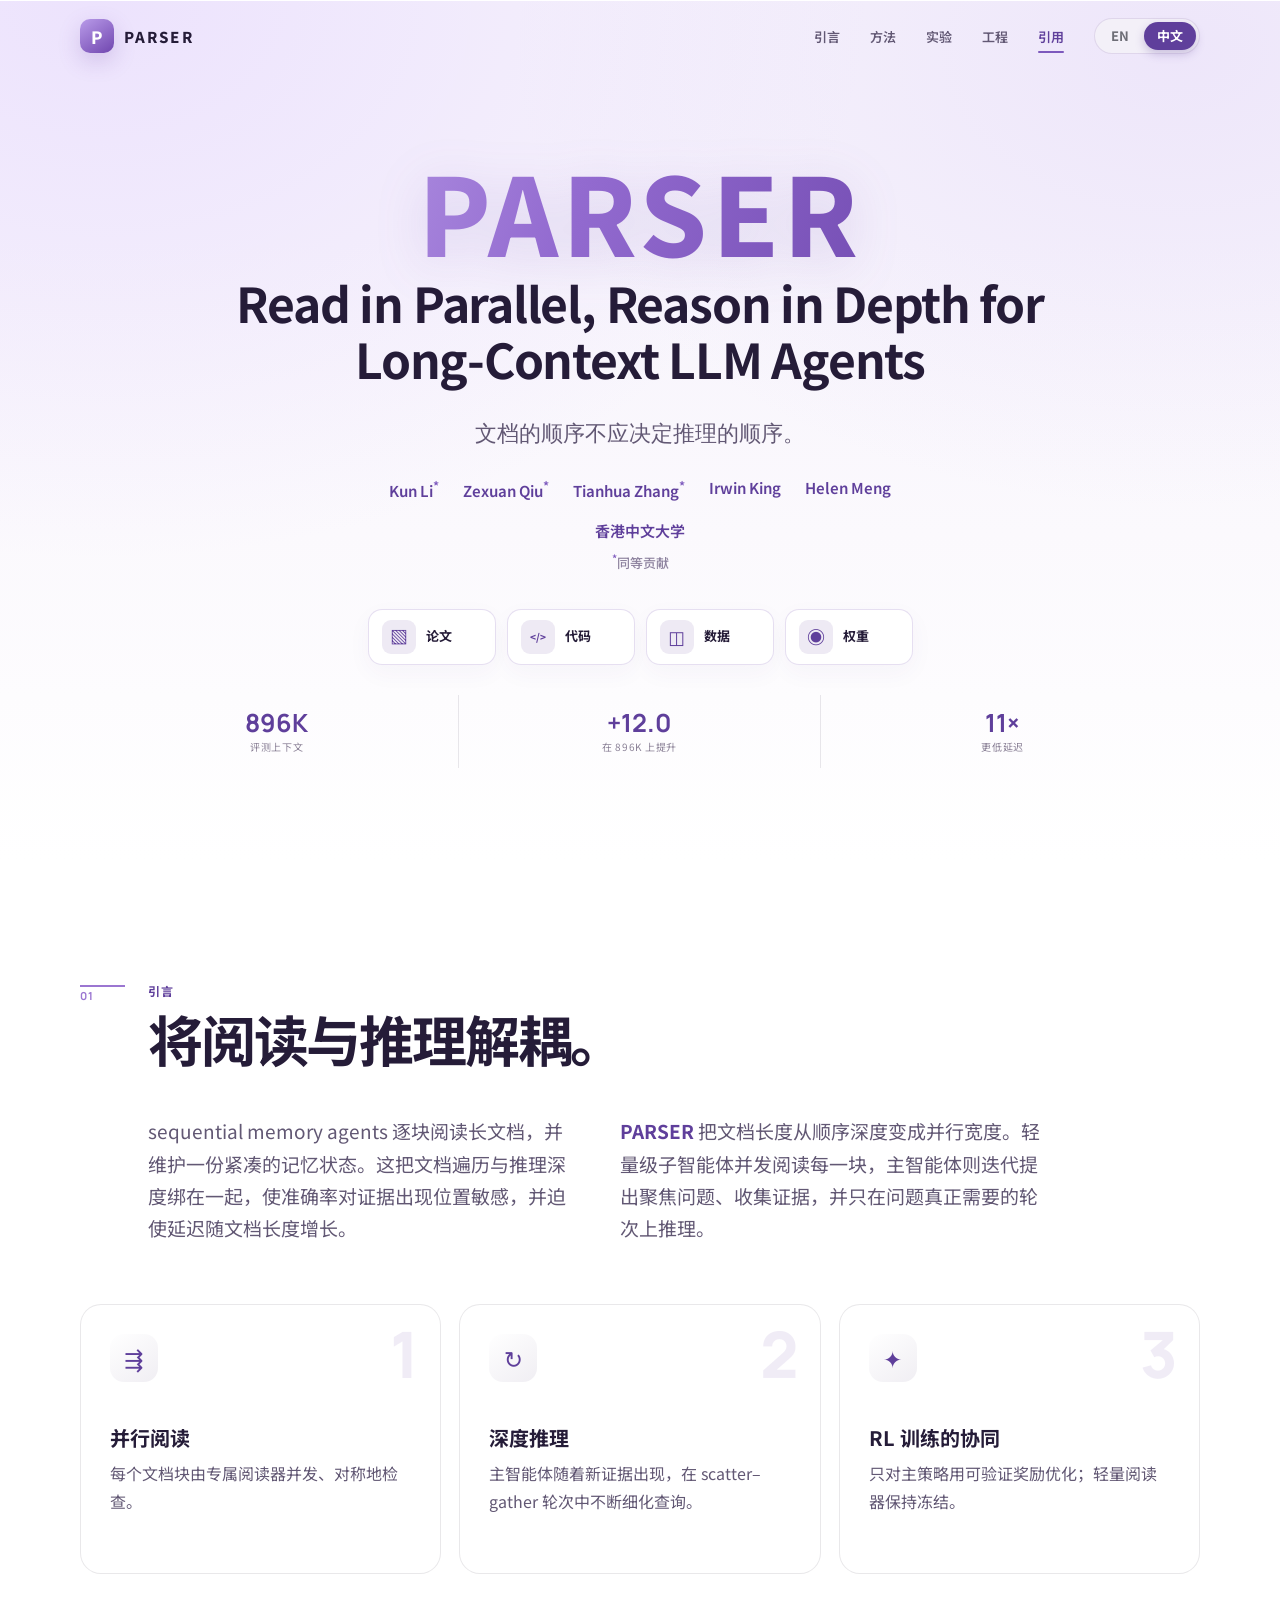
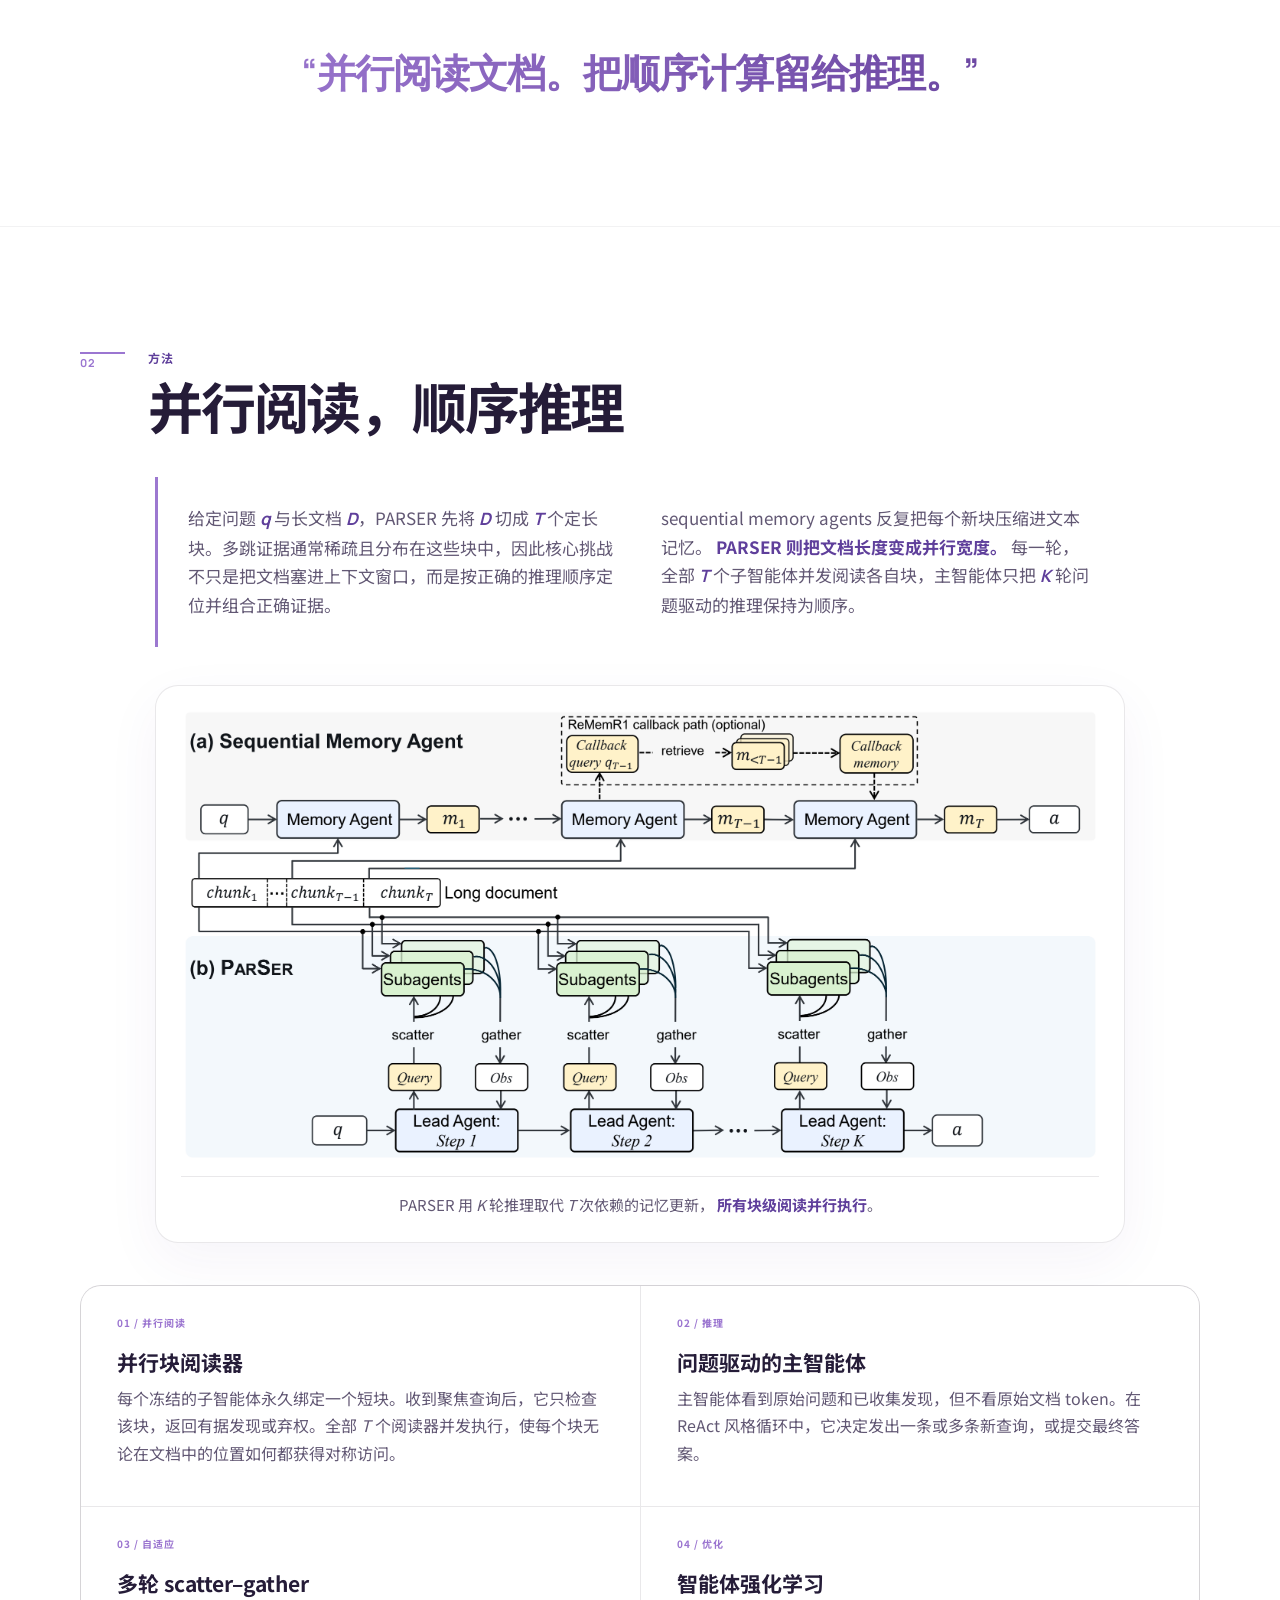
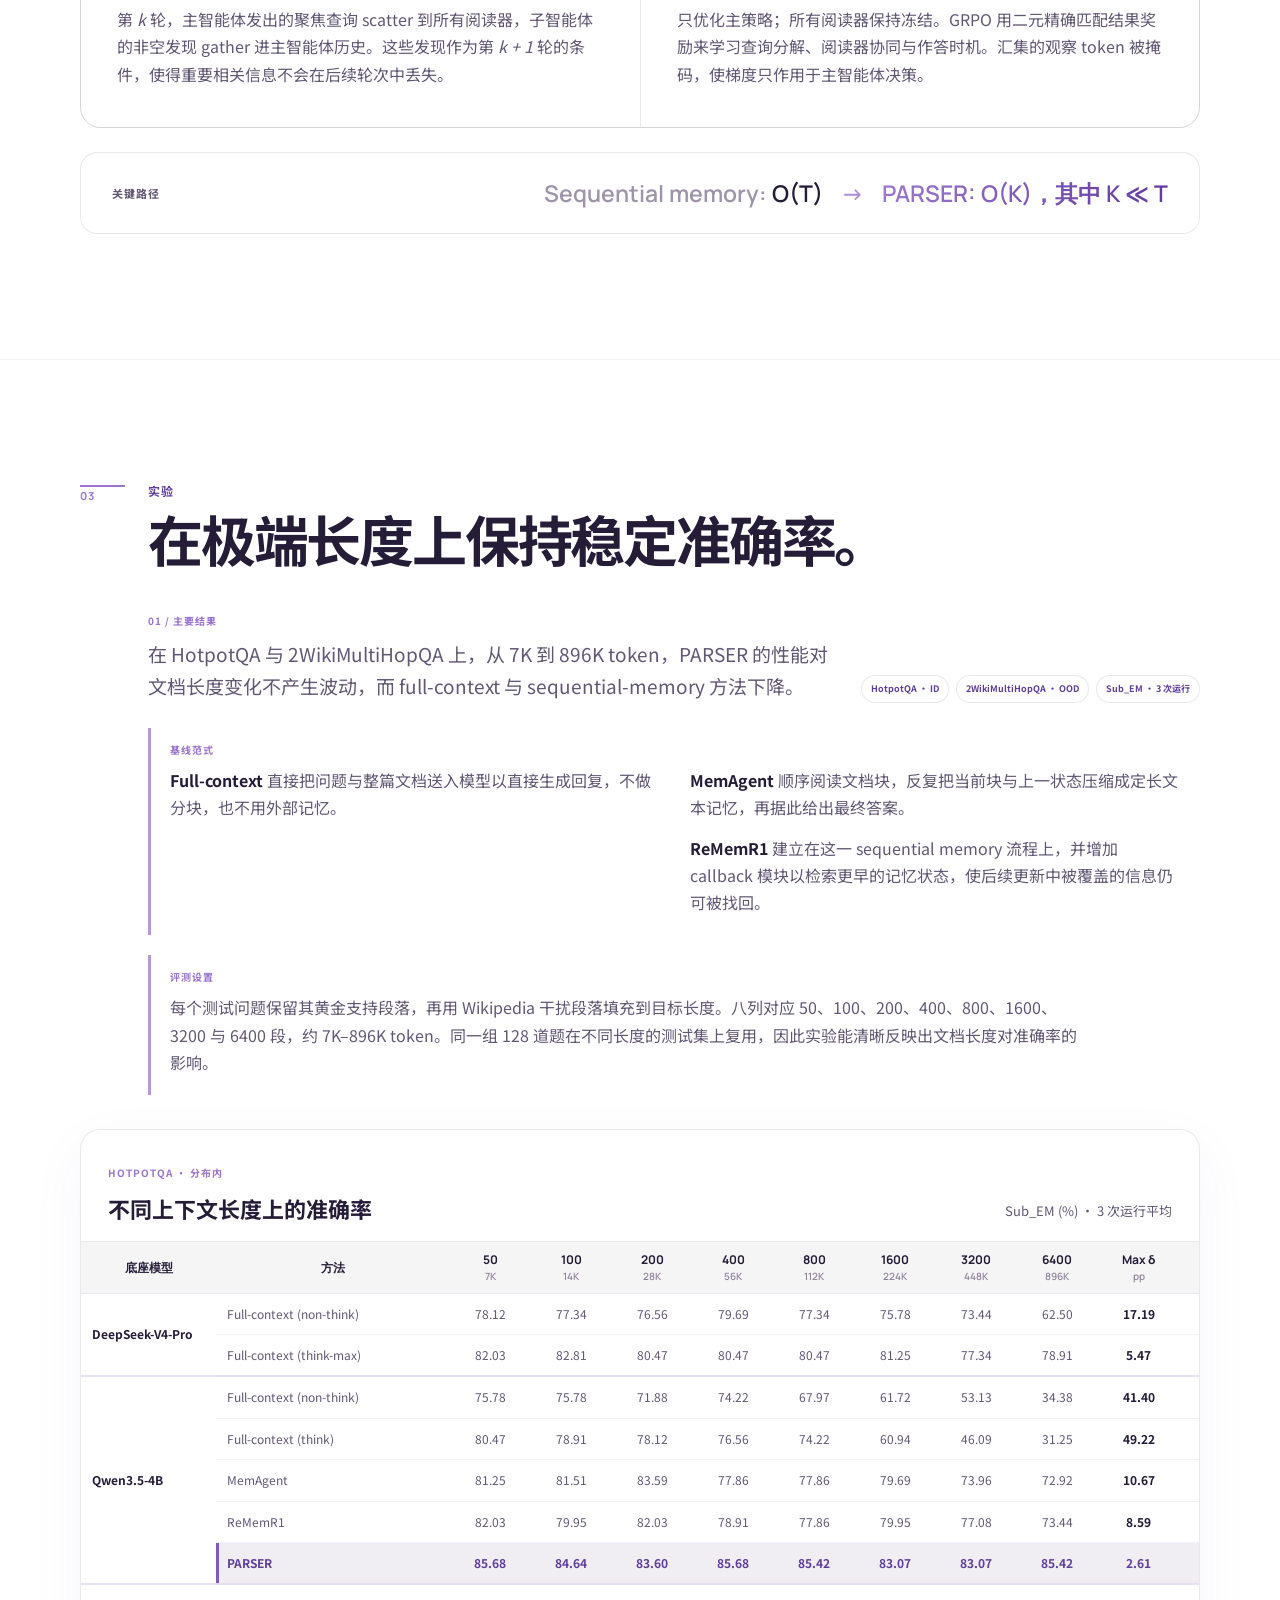
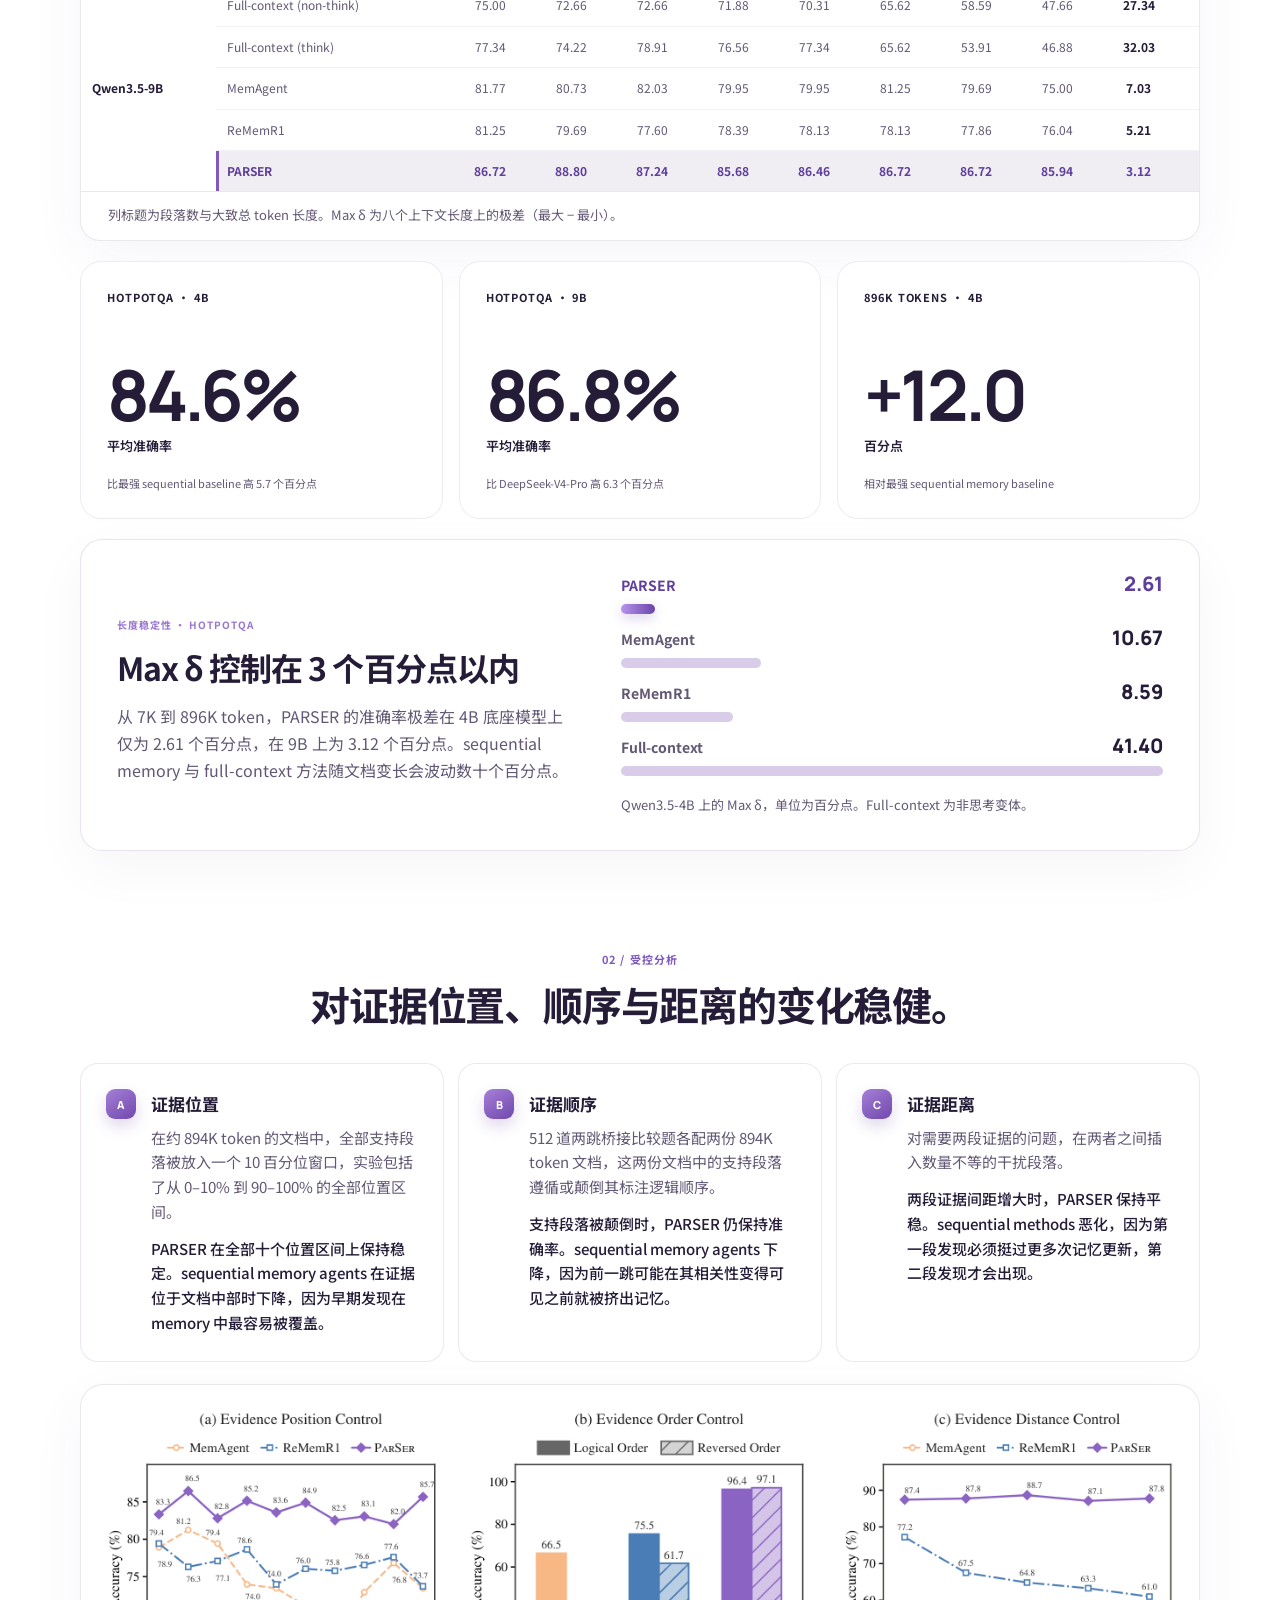
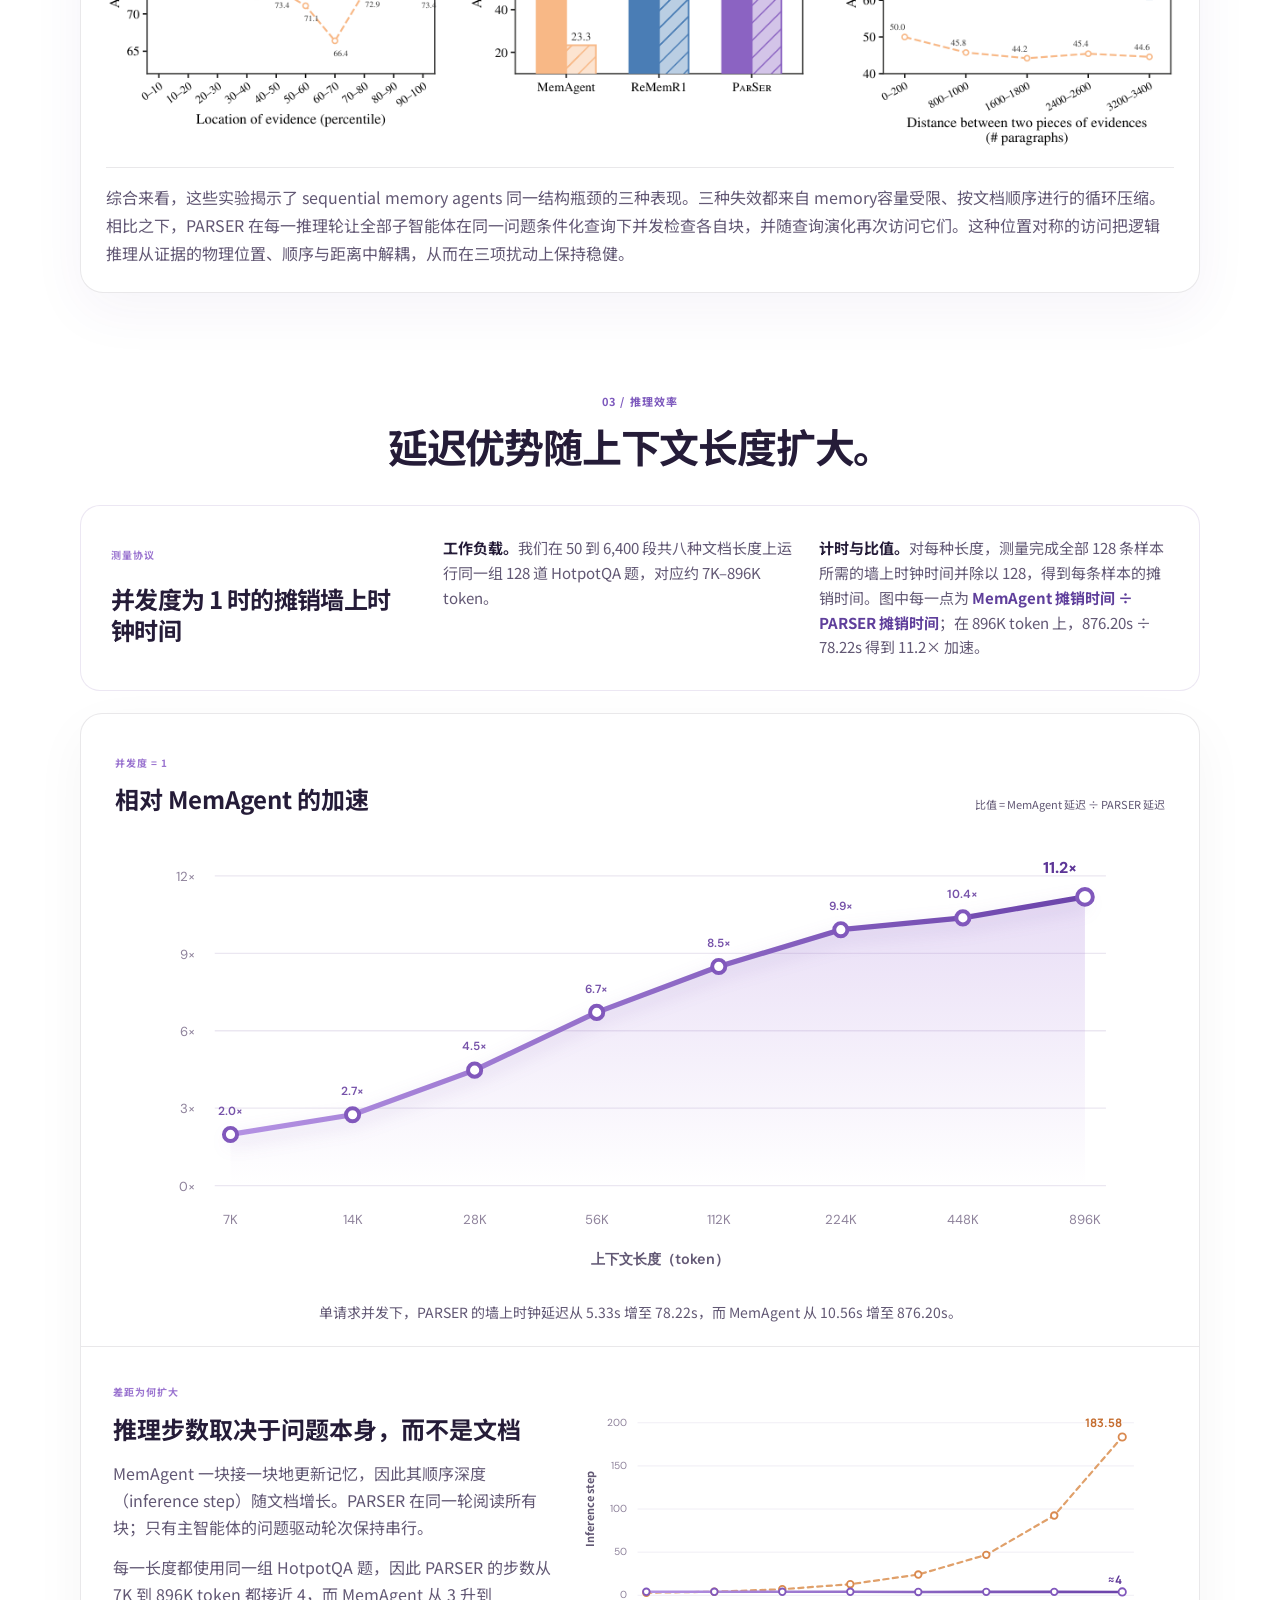
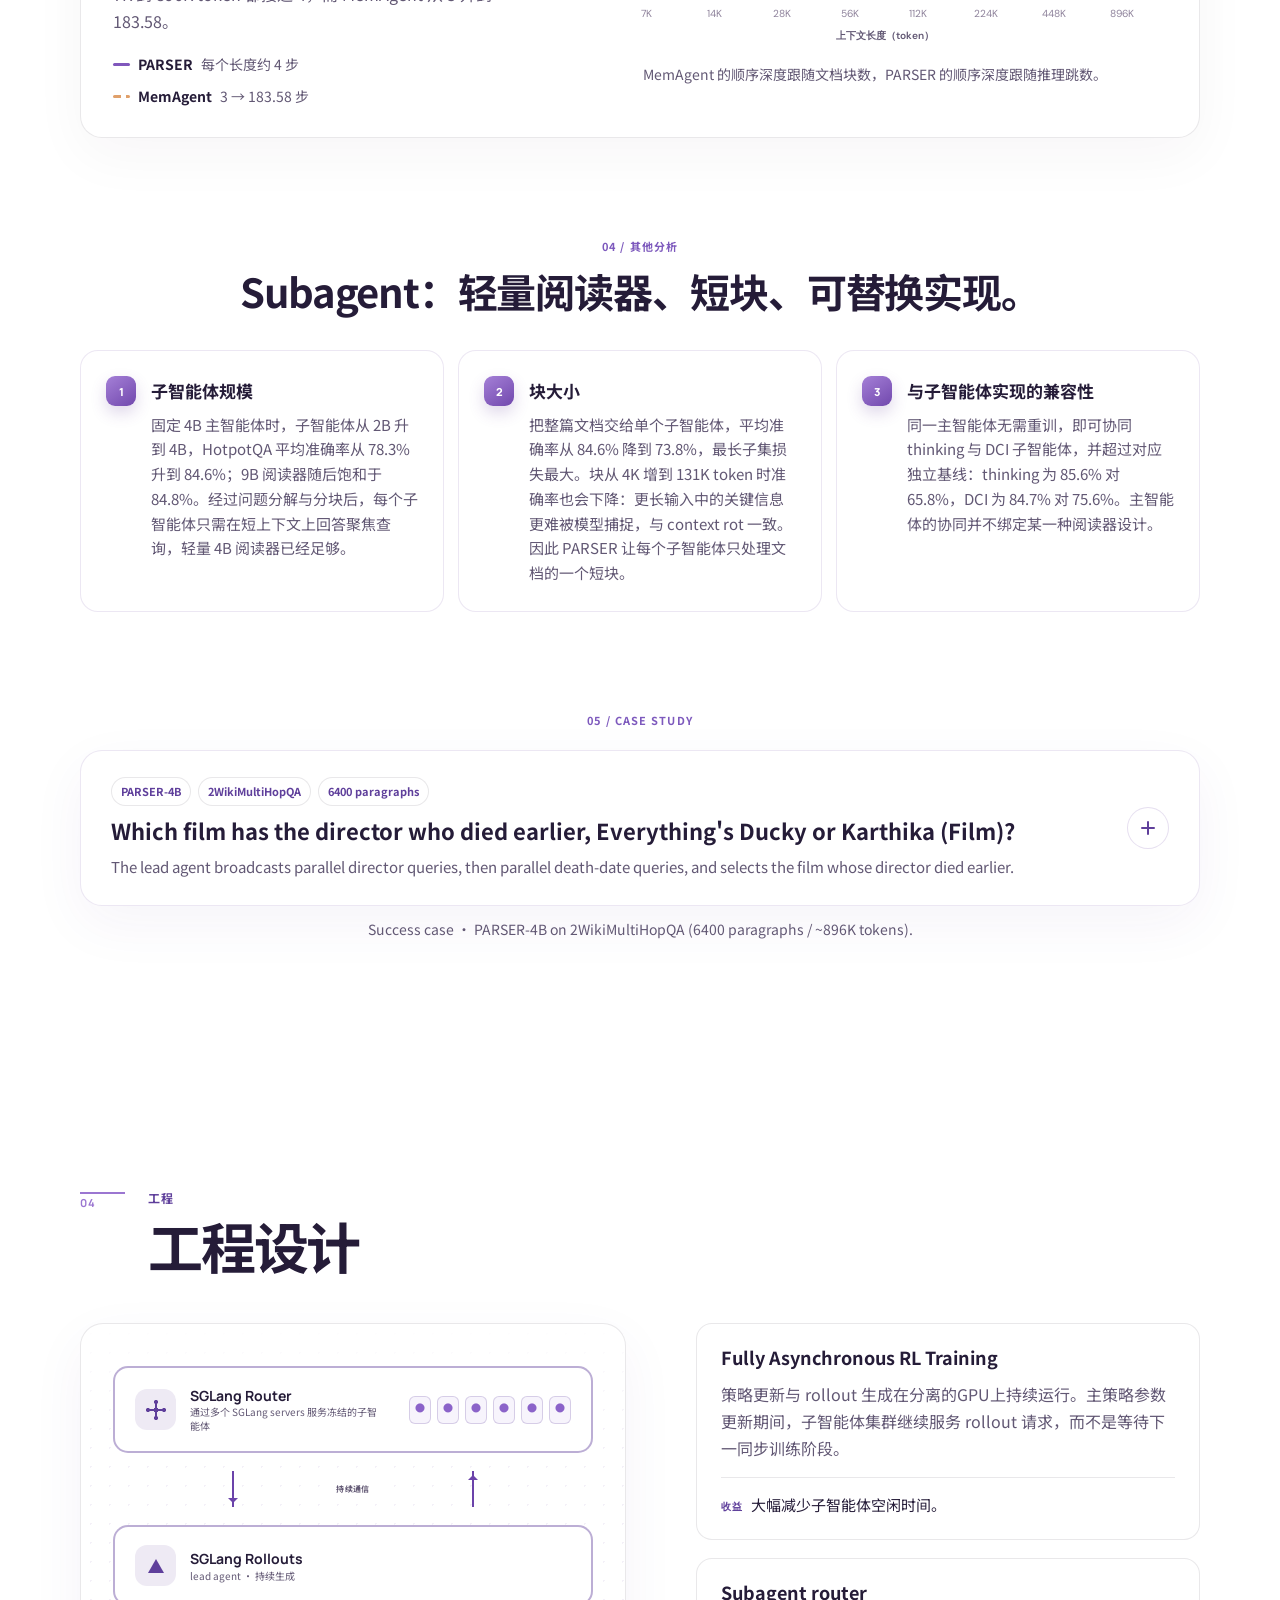
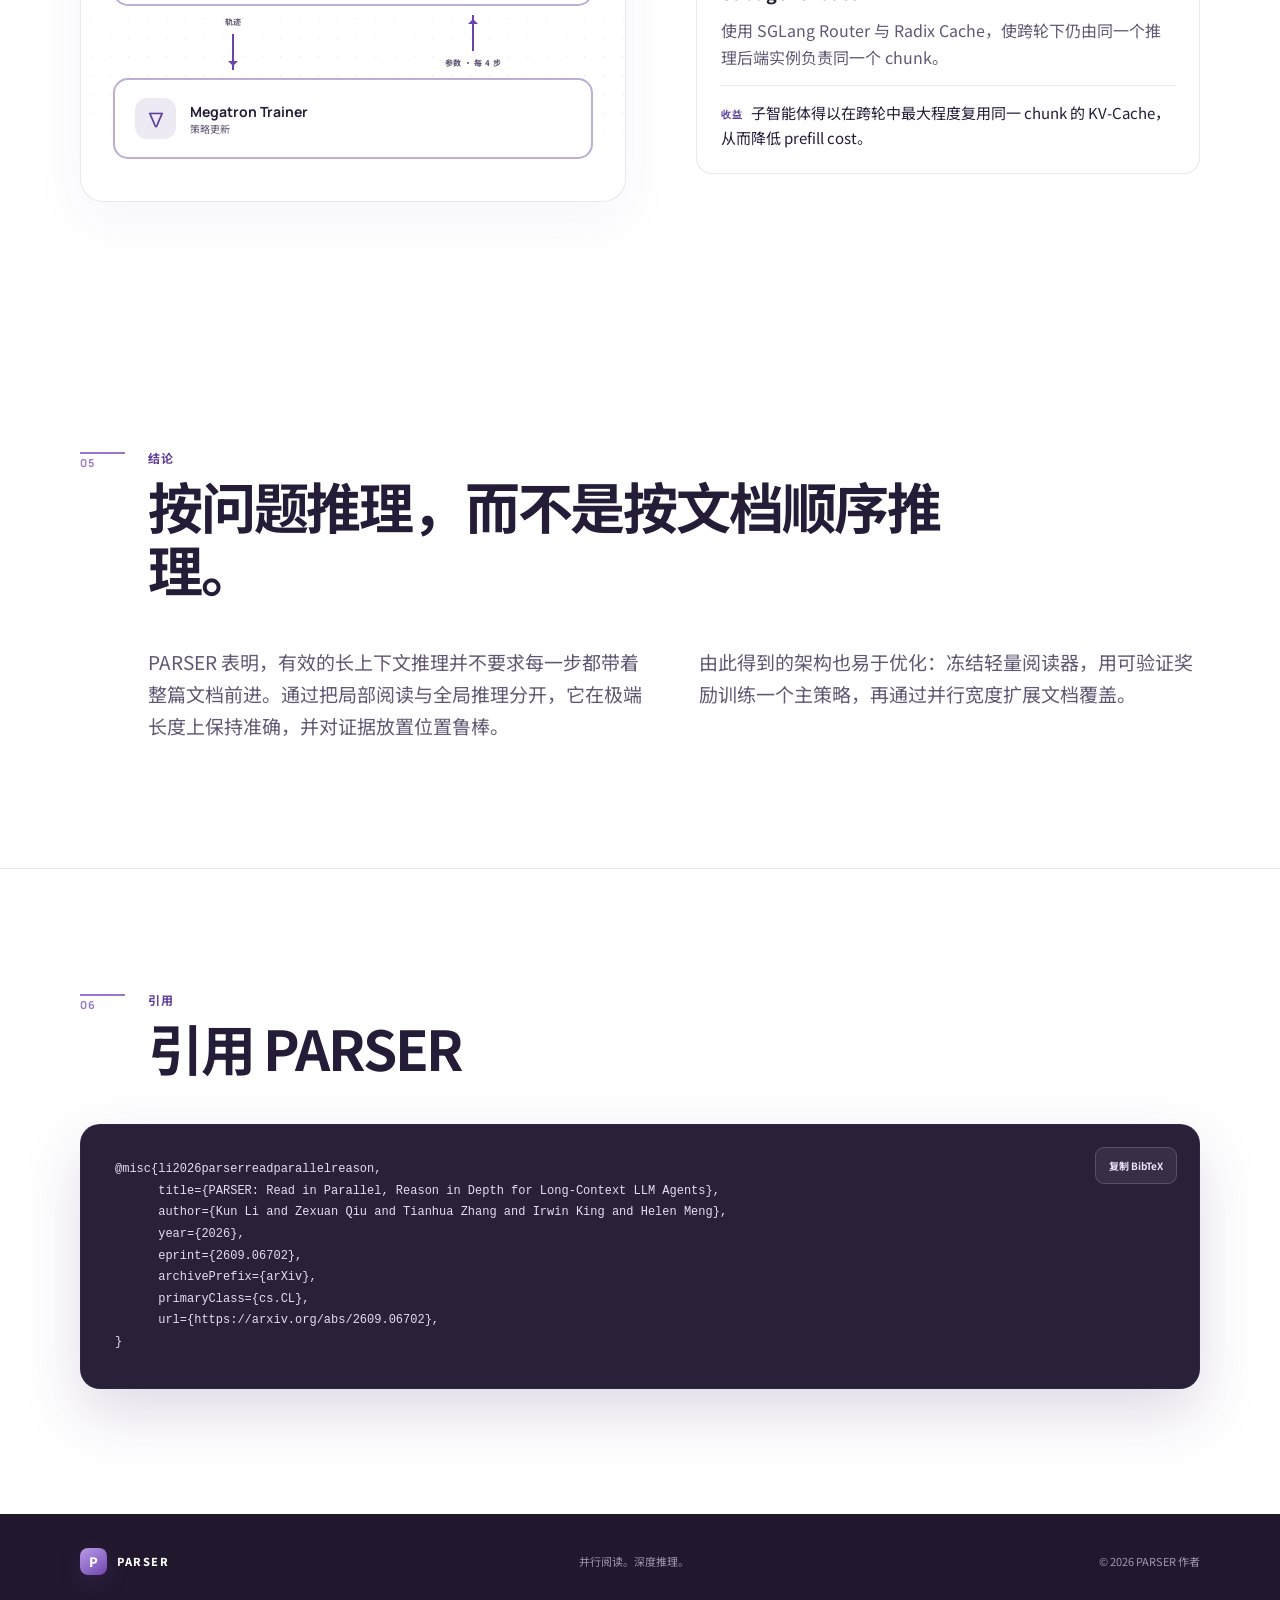
<file: zh.html>
<!doctype html>
<html lang="zh-CN">
  <head>
    <meta charset="UTF-8" />
    <meta name="viewport" content="width=device-width, initial-scale=1.0" />
    <meta
      name="description"
      content="PARSER：并行阅读，深度推理，面向长上下文 LLM Agent。"
    />
    <meta name="theme-color" content="#f7f4fc" />
    <title>PARSER — Long-Context LLM Agents</title>
    <link rel="alternate" hreflang="en" href="./index.html" />
    <link rel="alternate" hreflang="zh-CN" href="./zh.html" />
    <link rel="preconnect" href="https://fonts.googleapis.com" />
    <link rel="preconnect" href="https://fonts.gstatic.com" crossorigin />
    <link
      href="https://fonts.googleapis.com/css2?family=DM+Sans:wght@400;500;600;700&family=Manrope:wght@500;600;700;800&family=Noto+Sans+SC:wght@400;500;600;700;800&display=swap"
      rel="stylesheet"
    />
    <link rel="stylesheet" href="./styles.css" />
  </head>
  <body>
    <header class="site-header">
      <nav class="nav shell" aria-label="主导航">
        <a class="brand" href="#top" aria-label="PARSER 首页">
          <span class="brand-mark">P</span>
          <span>PARSER</span>
        </a>
        <button class="menu-toggle" type="button" aria-expanded="false" aria-label="打开菜单">
          <span></span><span></span>
        </button>
        <div class="nav-links">
          <a href="#introduction">引言</a>
          <a href="#method">方法</a>
          <a href="#experiments">实验</a>
          <a href="#engineering">工程</a>
          <a href="#citation">引用</a>
          <div class="lang-toggle" role="group" aria-label="语言">
            <a href="./index.html" hreflang="en" lang="en">EN</a>
            <a href="./zh.html" hreflang="zh-CN" lang="zh-CN" aria-current="page">中文</a>
          </div>
        </div>
      </nav>
    </header>

    <main id="top">
      <section class="hero">
        <div class="ambient ambient-one" aria-hidden="true"></div>
        <div class="ambient ambient-two" aria-hidden="true"></div>
        <div class="shell">
        <h1 class="fade-in delay-1">
          <span class="parser-word">PARSER</span>
          <span class="title-rest">Read in Parallel, Reason in Depth for Long-Context LLM Agents</span>
        </h1>
        <p class="hero-thesis fade-in delay-2">
          文档的顺序不应决定推理的顺序。
        </p>

        <div class="authors fade-in delay-2">
          <span>Kun Li<sup>*</sup></span>
          <span>Zexuan Qiu<sup>*</sup></span>
          <span>Tianhua Zhang<sup>*</sup></span>
          <span>Irwin King</span>
          <span>Helen Meng</span>
        </div>
        <p class="affiliation fade-in delay-2">
          <strong>香港中文大学</strong>
          <span><sup>*</sup>同等贡献</span>
        </p>

        <div class="resource-links fade-in delay-3">
          <a class="resource-button" href="https://arxiv.org/pdf/2609.06702" target="_blank" rel="noopener noreferrer">
            <span class="resource-icon" aria-hidden="true">▧</span>
            <span><strong>论文</strong></span>
          </a>
          <a class="resource-button" href="https://github.com/cuhk-parser/PARSER" target="_blank" rel="noopener noreferrer">
            <span class="resource-icon code-icon" aria-hidden="true">&lt;/&gt;</span>
            <span><strong>代码</strong></span>
          </a>
          <a class="resource-button" href="https://huggingface.co/datasets/inNexus/parser_dataset" target="_blank" rel="noopener noreferrer">
            <span class="resource-icon" aria-hidden="true">◫</span>
            <span><strong>数据</strong></span>
          </a>
          <a class="resource-button" href="https://huggingface.co/inNexus/parser-qwen35-4b" target="_blank" rel="noopener noreferrer">
            <span class="resource-icon" aria-hidden="true">◉</span>
            <span><strong>权重</strong></span>
          </a>
        </div>

        <div class="hero-stats">
          <div><strong>896K</strong><span>评测上下文</span></div>
          <div><strong>+12.0</strong><span>在 896K 上提升</span></div>
          <div><strong>11×</strong><span>更低延迟</span></div>
        </div>
        </div>
      </section>

      <section id="introduction" class="section">
        <div class="shell">
        <div class="section-heading">
          <span class="section-number">01</span>
          <div>
            <p class="kicker">引言</p>
            <h2>将阅读与推理解耦。</h2>
          </div>
        </div>

        <div class="intro-copy prose">
          <p>
            sequential memory agents 逐块阅读长文档，并维护一份紧凑的记忆状态。这把文档遍历与推理深度绑在一起，使准确率对证据出现位置敏感，并迫使延迟随文档长度增长。
          </p>
          <p>
            <strong>PARSER</strong> 把文档长度从顺序深度变成并行宽度。轻量级子智能体并发阅读每一块，主智能体则迭代提出聚焦问题、收集证据，并只在问题真正需要的轮次上推理。
          </p>
        </div>

        <div class="breakthrough-grid">
          <article class="feature-card">
            <span class="feature-number">1</span>
            <div class="feature-symbol">⇶</div>
            <h3>并行阅读</h3>
            <p>每个文档块由专属阅读器并发、对称地检查。</p>
          </article>
          <article class="feature-card">
            <span class="feature-number">2</span>
            <div class="feature-symbol">↻</div>
            <h3>深度推理</h3>
            <p>主智能体随着新证据出现，在 scatter–gather 轮次中不断细化查询。</p>
          </article>
          <article class="feature-card">
            <span class="feature-number">3</span>
            <div class="feature-symbol">✦</div>
            <h3>RL 训练的协同</h3>
            <p>只对主策略用可验证奖励优化；轻量阅读器保持冻结。</p>
          </article>
        </div>

        <blockquote>
          “并行阅读文档。把顺序计算留给推理。”
        </blockquote>
        </div>
      </section>

      <section id="method" class="section section-tint">
        <div class="shell">
          <div class="section-heading">
            <span class="section-number">02</span>
            <div>
              <p class="kicker">方法</p>
              <h2>并行阅读，顺序推理</h2>
            </div>
          </div>

          <div class="method-overview">
            <p>
              给定问题 <em>q</em> 与长文档 <em>D</em>，PARSER 先将 <em>D</em> 切成 <em>T</em> 个定长块。多跳证据通常稀疏且分布在这些块中，因此核心挑战不只是把文档塞进上下文窗口，而是按正确的推理顺序定位并组合正确证据。
            </p>
            <p>
              sequential memory agents 反复把每个新块压缩进文本记忆。
              <strong>PARSER 则把文档长度变成并行宽度。</strong>
              每一轮，全部 <em>T</em> 个子智能体并发阅读各自块，主智能体只把 <em>K</em> 轮问题驱动的推理保持为顺序。
            </p>
          </div>

          <figure class="paper-figure workflow-figure">
            <img
              src="./assets/workflow.png"
              alt="sequential memory agents 与 PARSER 并行阅读流程的对比"
            />
            <figcaption>
              PARSER 用 <em>K</em> 轮推理取代 <em>T</em> 次依赖的记忆更新，
              <strong>所有块级阅读并行执行</strong>。
            </figcaption>
          </figure>

          <div class="method-grid">
            <article>
              <div class="mini-label">01 / 并行阅读</div>
              <h3>并行块阅读器</h3>
              <p>
                每个冻结的子智能体永久绑定一个短块。收到聚焦查询后，它只检查该块，返回有据发现或弃权。全部 <em>T</em> 个阅读器并发执行，使每个块无论在文档中的位置如何都获得对称访问。
              </p>
            </article>
            <article>
              <div class="mini-label">02 / 推理</div>
              <h3>问题驱动的主智能体</h3>
              <p>
                主智能体看到原始问题和已收集发现，但不看原始文档 token。在 ReAct 风格循环中，它决定发出一条或多条新查询，或提交最终答案。
              </p>
            </article>
            <article>
              <div class="mini-label">03 / 自适应</div>
              <h3>多轮 scatter–gather</h3>
              <p>
                第 <em>k</em> 轮，主智能体发出的聚焦查询 scatter 到所有阅读器，子智能体的非空发现 gather 进主智能体历史。这些发现作为第 <em>k + 1</em> 轮的条件，使得重要相关信息不会在后续轮次中丢失。
              </p>
            </article>
            <article>
              <div class="mini-label">04 / 优化</div>
              <h3>智能体强化学习</h3>
              <p>
                只优化主策略；所有阅读器保持冻结。GRPO 用二元精确匹配结果奖励来学习查询分解、阅读器协同与作答时机。汇集的观察 token 被掩码，使梯度只作用于主智能体决策。
              </p>
            </article>
          </div>

          <div class="equation-card">
            <span class="equation-label">关键路径</span>
            <div class="equation">
              <span class="muted">Sequential memory:</span> O(T)
              <span class="equation-divider">→</span>
              <span class="gradient-text">PARSER: O(K)，其中 K ≪ T</span>
            </div>
          </div>
        </div>
      </section>

      <section id="experiments" class="section shell">
        <div class="section-heading">
          <span class="section-number">03</span>
          <div>
            <p class="kicker">实验</p>
            <h2>在极端长度上保持稳定准确率。</h2>
          </div>
        </div>

        <div class="result-lead">
          <p>
            <span class="mini-label experiment-index">01 / 主要结果</span>
            在 HotpotQA 与 2WikiMultiHopQA 上，从 7K 到 896K token，PARSER 的性能对文档长度变化不产生波动，而 full-context 与 sequential-memory 方法下降。
          </p>
          <div class="dataset-tags">
            <span>HotpotQA · ID</span>
            <span>2WikiMultiHopQA · OOD</span>
            <span>Sub_EM · 3 次运行</span>
          </div>
        </div>

        <div class="baseline-note">
          <span class="mini-label">基线范式</span>
          <div class="baseline-grid">
            <p>
              <strong>Full-context</strong> 直接把问题与整篇文档送入模型以直接生成回复，不做分块，也不用外部记忆。
            </p>
            <div class="baseline-stack">
              <p>
                <strong>MemAgent</strong> 顺序阅读文档块，反复把当前块与上一状态压缩成定长文本记忆，再据此给出最终答案。
              </p>
              <p>
                <strong>ReMemR1</strong> 建立在这一 sequential memory 流程上，并增加 callback 模块以检索更早的记忆状态，使后续更新中被覆盖的信息仍可被找回。
              </p>
            </div>
          </div>
        </div>

        <div class="eval-setting">
          <span class="mini-label">评测设置</span>
          <p>
            每个测试问题保留其黄金支持段落，再用 Wikipedia 干扰段落填充到目标长度。八列对应 50、100、200、400、800、1600、3200 与 6400 段，约 7K–896K token。同一组 128 道题在不同长度的测试集上复用，因此实验能清晰反映出文档长度对准确率的影响。
          </p>
        </div>

        <div class="results-table-card">
          <div class="results-table-heading">
            <div>
              <span class="mini-label">HOTPOTQA · 分布内</span>
              <h3>不同上下文长度上的准确率</h3>
            </div>
            <p>Sub_EM (%) · 3 次运行平均</p>
          </div>
          <div class="results-table-scroll">
            <table>
              <thead>
                <tr>
                  <th scope="col">底座模型</th>
                  <th scope="col">方法</th>
                  <th scope="col"><span>50</span><small>7K</small></th>
                  <th scope="col"><span>100</span><small>14K</small></th>
                  <th scope="col"><span>200</span><small>28K</small></th>
                  <th scope="col"><span>400</span><small>56K</small></th>
                  <th scope="col"><span>800</span><small>112K</small></th>
                  <th scope="col"><span>1600</span><small>224K</small></th>
                  <th scope="col"><span>3200</span><small>448K</small></th>
                  <th scope="col"><span>6400</span><small>896K</small></th>
                  <th scope="col" class="delta-col">Max δ<small>pp</small></th>
                  <th scope="col">平均</th>
                </tr>
              </thead>
              <tbody>
                <tr>
                  <th scope="rowgroup" rowspan="2">DeepSeek-V4-Pro</th>
                  <td>Full-context (non-think)</td>
                  <td>78.12</td><td>77.34</td><td>76.56</td><td>79.69</td>
                  <td>77.34</td><td>75.78</td><td>73.44</td><td>62.50</td>
                  <td class="delta-col">17.19</td><td>75.10</td>
                </tr>
                <tr>
                  <td>Full-context (think-max)</td>
                  <td>82.03</td><td>82.81</td><td>80.47</td><td>80.47</td>
                  <td>80.47</td><td>81.25</td><td>77.34</td><td>78.91</td>
                  <td class="delta-col">5.47</td><td>80.47</td>
                </tr>
                <tr class="group-start">
                  <th scope="rowgroup" rowspan="5">Qwen3.5-4B</th>
                  <td>Full-context (non-think)</td>
                  <td>75.78</td><td>75.78</td><td>71.88</td><td>74.22</td>
                  <td>67.97</td><td>61.72</td><td>53.13</td><td>34.38</td>
                  <td class="delta-col">41.40</td><td>64.36</td>
                </tr>
                <tr>
                  <td>Full-context (think)</td>
                  <td>80.47</td><td>78.91</td><td>78.12</td><td>76.56</td>
                  <td>74.22</td><td>60.94</td><td>46.09</td><td>31.25</td>
                  <td class="delta-col">49.22</td><td>65.82</td>
                </tr>
                <tr>
                  <td>MemAgent</td>
                  <td>81.25</td><td>81.51</td><td>83.59</td><td>77.86</td>
                  <td>77.86</td><td>79.69</td><td>73.96</td><td>72.92</td>
                  <td class="delta-col">10.67</td><td>78.58</td>
                </tr>
                <tr>
                  <td>ReMemR1</td>
                  <td>82.03</td><td>79.95</td><td>82.03</td><td>78.91</td>
                  <td>77.86</td><td>79.95</td><td>77.08</td><td>73.44</td>
                  <td class="delta-col">8.59</td><td>78.91</td>
                </tr>
                <tr class="parser-row">
                  <td><strong>PARSER</strong></td>
                  <td><strong>85.68</strong></td><td><strong>84.64</strong></td>
                  <td><strong>83.60</strong></td><td><strong>85.68</strong></td>
                  <td><strong>85.42</strong></td><td><strong>83.07</strong></td>
                  <td><strong>83.07</strong></td><td><strong>85.42</strong></td>
                  <td class="delta-col"><strong>2.61</strong></td>
                  <td><strong>84.57</strong></td>
                </tr>
                <tr class="group-start">
                  <th scope="rowgroup" rowspan="5">Qwen3.5-9B</th>
                  <td>Full-context (non-think)</td>
                  <td>75.00</td><td>72.66</td><td>72.66</td><td>71.88</td>
                  <td>70.31</td><td>65.62</td><td>58.59</td><td>47.66</td>
                  <td class="delta-col">27.34</td><td>66.80</td>
                </tr>
                <tr>
                  <td>Full-context (think)</td>
                  <td>77.34</td><td>74.22</td><td>78.91</td><td>76.56</td>
                  <td>77.34</td><td>65.62</td><td>53.91</td><td>46.88</td>
                  <td class="delta-col">32.03</td><td>68.85</td>
                </tr>
                <tr>
                  <td>MemAgent</td>
                  <td>81.77</td><td>80.73</td><td>82.03</td><td>79.95</td>
                  <td>79.95</td><td>81.25</td><td>79.69</td><td>75.00</td>
                  <td class="delta-col">7.03</td><td>80.05</td>
                </tr>
                <tr>
                  <td>ReMemR1</td>
                  <td>81.25</td><td>79.69</td><td>77.60</td><td>78.39</td>
                  <td>78.13</td><td>78.13</td><td>77.86</td><td>76.04</td>
                  <td class="delta-col">5.21</td><td>78.39</td>
                </tr>
                <tr class="parser-row">
                  <td><strong>PARSER</strong></td>
                  <td><strong>86.72</strong></td><td><strong>88.80</strong></td>
                  <td><strong>87.24</strong></td><td><strong>85.68</strong></td>
                  <td><strong>86.46</strong></td><td><strong>86.72</strong></td>
                  <td><strong>86.72</strong></td><td><strong>85.94</strong></td>
                  <td class="delta-col"><strong>3.12</strong></td>
                  <td><strong>86.79</strong></td>
                </tr>
              </tbody>
            </table>
          </div>
          <p class="results-table-note">
            列标题为段落数与大致总 token 长度。Max δ 为八个上下文长度上的极差（最大 − 最小）。
          </p>
        </div>

        <div class="results-grid">
          <article class="result-card lavender">
            <p>HotpotQA · 4B</p>
            <strong>84.6%</strong>
            <span>平均准确率</span>
            <small>比最强 sequential baseline 高 5.7 个百分点</small>
          </article>
          <article class="result-card lilac">
            <p>HotpotQA · 9B</p>
            <strong>86.8%</strong>
            <span>平均准确率</span>
            <small>比 DeepSeek-V4-Pro 高 6.3 个百分点</small>
          </article>
          <article class="result-card violet">
            <p>896K tokens · 4B</p>
            <strong>+12.0</strong>
            <span>百分点</span>
            <small>相对最强 sequential memory baseline</small>
          </article>
        </div>

        <div class="delta-showcase">
          <div class="delta-showcase-copy">
            <span class="mini-label">长度稳定性 · HOTPOTQA</span>
            <h3>Max δ 控制在 3 个百分点以内</h3>
            <p>
              从 7K 到 896K token，PARSER 的准确率极差在 4B 底座模型上仅为 2.61 个百分点，在 9B 上为 3.12 个百分点。sequential memory 与 full-context 方法随文档变长会波动数十个百分点。
            </p>
          </div>
          <div class="delta-bars" role="img" aria-label="Qwen3.5-4B 上各方法的最大准确率波动">
            <div class="delta-bar parser-delta">
              <div class="delta-bar-meta">
                <b>PARSER</b>
                <strong>2.61</strong>
              </div>
              <span style="width: 6.3%"></span>
            </div>
            <div class="delta-bar">
              <div class="delta-bar-meta">
                <b>MemAgent</b>
                <strong>10.67</strong>
              </div>
              <span style="width: 25.8%"></span>
            </div>
            <div class="delta-bar">
              <div class="delta-bar-meta">
                <b>ReMemR1</b>
                <strong>8.59</strong>
              </div>
              <span style="width: 20.7%"></span>
            </div>
            <div class="delta-bar">
              <div class="delta-bar-meta">
                <b>Full-context</b>
                <strong>41.40</strong>
              </div>
              <span style="width: 100%"></span>
            </div>
            <p>Qwen3.5-4B 上的 Max δ，单位为百分点。Full-context 为非思考变体。</p>
          </div>
        </div>

        <div class="subsection-heading">
          <span>02 / 受控分析</span>
          <h3>对证据位置、顺序与距离的变化稳健。</h3>
        </div>
        <div class="analysis-setup-grid">
          <article>
            <span class="analysis-index">A</span>
            <div>
              <h4>证据位置</h4>
              <p>
                在约 894K token 的文档中，全部支持段落被放入一个 10 百分位窗口，实验包括了从 0–10% 到 90–100% 的全部位置区间。
              </p>
              <p class="analysis-takeaway">
                PARSER 在全部十个位置区间上保持稳定。sequential memory agents 在证据位于文档中部时下降，因为早期发现在 memory 中最容易被覆盖。
              </p>
            </div>
          </article>
          <article>
            <span class="analysis-index">B</span>
            <div>
              <h4>证据顺序</h4>
              <p>
                512 道两跳桥接比较题各配两份 894K token 文档，这两份文档中的支持段落遵循或颠倒其标注逻辑顺序。
              </p>
              <p class="analysis-takeaway">
                支持段落被颠倒时，PARSER 仍保持准确率。sequential memory agents 下降，因为前一跳可能在其相关性变得可见之前就被挤出记忆。
              </p>
            </div>
          </article>
          <article>
            <span class="analysis-index">C</span>
            <div>
              <h4>证据距离</h4>
              <p>
                对需要两段证据的问题，在两者之间插入数量不等的干扰段落。
              </p>
              <p class="analysis-takeaway">
                两段证据间距增大时，PARSER 保持平稳。sequential methods 恶化，因为第一段发现必须挺过更多次记忆更新，第二段发现才会出现。
              </p>
            </div>
          </article>
        </div>
        <figure class="paper-figure evidence-figure">
          <img
            src="./assets/evidence-controls.png"
            alt="PARSER 在受控证据位置、顺序与距离下的稳健性"
          />
          <figcaption>
            综合来看，这些实验揭示了 sequential memory agents 同一结构瓶颈的三种表现。三种失效都来自 memory容量受限、按文档顺序进行的循环压缩。相比之下，PARSER 在每一推理轮让全部子智能体在同一问题条件化查询下并发检查各自块，并随查询演化再次访问它们。这种位置对称的访问把逻辑推理从证据的物理位置、顺序与距离中解耦，从而在三项扰动上保持稳健。
          </figcaption>
        </figure>

        <div class="subsection-heading">
          <span>03 / 推理效率</span>
          <h3>延迟优势随上下文长度扩大。</h3>
        </div>
        <div class="latency-protocol">
          <div class="latency-protocol-lead">
            <span class="mini-label">测量协议</span>
            <h4>并发度为 1 时的摊销墙上时钟时间</h4>
          </div>
          <div class="latency-protocol-details">
            <p>
              <strong>工作负载。</strong>我们在 50 到 6,400 段共八种文档长度上运行同一组 128 道 HotpotQA 题，对应约 7K–896K token。
            </p>
            <p>
              <strong>计时与比值。</strong>对每种长度，测量完成全部 128 条样本所需的墙上时钟时间并除以 128，得到每条样本的摊销时间。图中每一点为 <em>MemAgent 摊销时间 ÷ PARSER 摊销时间</em>；在 896K token 上，876.20s ÷ 78.22s 得到 11.2× 加速。
            </p>
          </div>
        </div>

        <div class="latency-pair-card">
          <figure class="speedup-chart-card">
            <div class="speedup-chart-header">
              <div>
                <span class="mini-label">并发度 = 1</span>
                <h4>相对 MemAgent 的加速</h4>
              </div>
              <p>比值 = MemAgent 延迟 ÷ PARSER 延迟</p>
            </div>
            <svg
              class="speedup-chart"
              viewBox="0 0 800 350"
              role="img"
              aria-labelledby="speedup-title speedup-desc"
            >
              <title id="speedup-title">PARSER 相对 MemAgent 的延迟加速随上下文长度变化</title>
              <desc id="speedup-desc">
                加速从 7K token 的 2.0 倍增至 896K token 的 11.2 倍。
              </desc>
              <defs>
                <linearGradient id="speedup-line" x1="0" x2="1">
                  <stop offset="0%" stop-color="#b492e3" />
                  <stop offset="100%" stop-color="#6b43aa" />
                </linearGradient>
                <linearGradient id="speedup-area" x1="0" y1="0" x2="0" y2="1">
                  <stop offset="0%" stop-color="#a67bda" stop-opacity="0.26" />
                  <stop offset="100%" stop-color="#a67bda" stop-opacity="0" />
                </linearGradient>
              </defs>

              <g class="speedup-grid">
                <line x1="76" y1="38" x2="755" y2="38" />
                <line x1="76" y1="97" x2="755" y2="97" />
                <line x1="76" y1="156" x2="755" y2="156" />
                <line x1="76" y1="215" x2="755" y2="215" />
                <line x1="76" y1="274" x2="755" y2="274" />
              </g>
              <g class="speedup-y-labels">
                <text x="61" y="42">12×</text>
                <text x="61" y="101">9×</text>
                <text x="61" y="160">6×</text>
                <text x="61" y="219">3×</text>
                <text x="61" y="278">0×</text>
              </g>
              <path
                class="speedup-area"
                d="M88 235 L181 220 L274 186 L367 142 L460 107 L553 79 L646 70 L739 54 L739 274 L88 274 Z"
              />
              <path
                class="speedup-line"
                d="M88 235 L181 220 L274 186 L367 142 L460 107 L553 79 L646 70 L739 54"
              />
              <g class="speedup-points">
                <circle cx="88" cy="235" r="5" />
                <circle cx="181" cy="220" r="5" />
                <circle cx="274" cy="186" r="5" />
                <circle cx="367" cy="142" r="5" />
                <circle cx="460" cy="107" r="5" />
                <circle cx="553" cy="79" r="5" />
                <circle cx="646" cy="70" r="5" />
                <circle cx="739" cy="54" r="6" />
              </g>
              <g class="speedup-values">
                <text x="88" y="220">2.0×</text>
                <text x="181" y="205">2.7×</text>
                <text x="274" y="171">4.5×</text>
                <text x="367" y="127">6.7×</text>
                <text x="460" y="92">8.5×</text>
                <text x="553" y="64">9.9×</text>
                <text x="646" y="55">10.4×</text>
                <text class="last-value" x="733" y="36">11.2×</text>
              </g>
              <g class="speedup-x-labels">
                <text x="88" y="303">7K</text>
                <text x="181" y="303">14K</text>
                <text x="274" y="303">28K</text>
                <text x="367" y="303">56K</text>
                <text x="460" y="303">112K</text>
                <text x="553" y="303">224K</text>
                <text x="646" y="303">448K</text>
                <text x="739" y="303">896K</text>
                <text class="axis-title" x="415" y="334">上下文长度（token）</text>
              </g>
            </svg>
            <figcaption>
              单请求并发下，PARSER 的墙上时钟延迟从 5.33s 增至 78.22s，而 MemAgent 从 10.56s 增至 876.20s。
            </figcaption>
          </figure>

          <div class="step-reason">
            <div class="step-reason-copy">
              <span class="mini-label">差距为何扩大</span>
              <h4>推理步数取决于问题本身，而不是文档</h4>
              <p>
                MemAgent 一块接一块地更新记忆，因此其顺序深度（inference step）随文档增长。PARSER 在同一轮阅读所有块；只有主智能体的问题驱动轮次保持串行。
              </p>
              <p>
                每一长度都使用同一组 HotpotQA 题，因此 PARSER 的步数从 7K 到 896K token 都接近 4，而 MemAgent 从 3 升到 183.58。
              </p>
              <div class="step-legend">
                <span><i class="parser-key"></i><b>PARSER</b> 每个长度约 4 步</span>
                <span><i class="memagent-step-key"></i><b>MemAgent</b> 3 → 183.58 步</span>
              </div>
            </div>
            <figure class="step-chart-card">
              <svg
                class="step-chart"
                viewBox="0 0 800 350"
                role="img"
                aria-labelledby="step-title step-desc"
              >
                <title id="step-title">MemAgent 与 PARSER 的推理步数随上下文长度变化</title>
                <desc id="step-desc">
                  MemAgent 的步数从 7K token 的 3 增至 896K token 的 183.58。PARSER 在每个长度都接近 4 步。
                </desc>
                <defs>
                  <linearGradient id="step-parser-line" x1="0" x2="1">
                    <stop offset="0%" stop-color="#b492e3" />
                    <stop offset="100%" stop-color="#6b43aa" />
                  </linearGradient>
                </defs>
                <g class="speedup-grid">
                  <line x1="76" y1="38" x2="755" y2="38" />
                  <line x1="76" y1="97" x2="755" y2="97" />
                  <line x1="76" y1="156" x2="755" y2="156" />
                  <line x1="76" y1="215" x2="755" y2="215" />
                  <line x1="76" y1="274" x2="755" y2="274" />
                </g>
                <g class="speedup-y-labels">
                  <text x="61" y="42">200</text>
                  <text x="61" y="101">150</text>
                  <text x="61" y="160">100</text>
                  <text x="61" y="219">50</text>
                  <text x="61" y="278">0</text>
                </g>
                <text class="axis-title y-axis-title" transform="rotate(-90 16 156)" x="16" y="156">Inference step</text>
                <path
                  class="step-line memagent"
                  d="M88 270.46 L181 269.13 L274 265.68 L367 258.83 L460 245.57 L553 218.67 L646 164.90 L739 57.38"
                />
                <path
                  class="step-line parser"
                  d="M88 269.2 L181 269.2 L274 269.2 L367 269.2 L460 269.4 L553 269.3 L646 269.3 L739 269.4"
                />
                <g class="step-points memagent-points">
                  <circle cx="88" cy="270.46" r="4.5" />
                  <circle cx="181" cy="269.13" r="4.5" />
                  <circle cx="274" cy="265.68" r="4.5" />
                  <circle cx="367" cy="258.83" r="4.5" />
                  <circle cx="460" cy="245.57" r="4.5" />
                  <circle cx="553" cy="218.67" r="4.5" />
                  <circle cx="646" cy="164.90" r="4.5" />
                  <circle cx="739" cy="57.38" r="5" />
                </g>
                <g class="step-points parser-points">
                  <circle cx="88" cy="269.2" r="4.5" />
                  <circle cx="181" cy="269.2" r="4.5" />
                  <circle cx="274" cy="269.2" r="4.5" />
                  <circle cx="367" cy="269.2" r="4.5" />
                  <circle cx="460" cy="269.4" r="4.5" />
                  <circle cx="553" cy="269.3" r="4.5" />
                  <circle cx="646" cy="269.3" r="4.5" />
                  <circle cx="739" cy="269.4" r="5" />
                </g>
                <g class="step-values">
                  <text class="mem-value" x="739" y="44">183.58</text>
                  <text class="parser-value" x="739" y="258">≈4</text>
                </g>
                <g class="speedup-x-labels">
                  <text x="88" y="303">7K</text>
                  <text x="181" y="303">14K</text>
                  <text x="274" y="303">28K</text>
                  <text x="367" y="303">56K</text>
                  <text x="460" y="303">112K</text>
                  <text x="553" y="303">224K</text>
                  <text x="646" y="303">448K</text>
                  <text x="739" y="303">896K</text>
                  <text class="axis-title" x="415" y="334">上下文长度（token）</text>
                </g>
              </svg>
              <figcaption>
                MemAgent 的顺序深度跟随文档块数，PARSER 的顺序深度跟随推理跳数。
              </figcaption>
            </figure>
          </div>
        </div>

        <div class="subsection-heading">
          <span>04 / 其他分析</span>
          <h3>Subagent：轻量阅读器、短块、可替换实现。</h3>
        </div>
        <div class="analysis-setup-grid other-analyses-grid">
          <article>
            <span class="analysis-index">1</span>
            <div>
              <h4>子智能体规模</h4>
              <p>
                固定 4B 主智能体时，子智能体从 2B 升到 4B，HotpotQA 平均准确率从 78.3% 升到 84.6%；9B 阅读器随后饱和于 84.8%。经过问题分解与分块后，每个子智能体只需在短上下文上回答聚焦查询，轻量 4B 阅读器已经足够。
              </p>
            </div>
          </article>
          <article>
            <span class="analysis-index">2</span>
            <div>
              <h4>块大小</h4>
              <p>
                把整篇文档交给单个子智能体，平均准确率从 84.6% 降到 73.8%，最长子集损失最大。块从 4K 增到 131K token 时准确率也会下降：更长输入中的关键信息更难被模型捕捉，与 context rot 一致。因此 PARSER 让每个子智能体只处理文档的一个短块。
              </p>
            </div>
          </article>
          <article>
            <span class="analysis-index">3</span>
            <div>
              <h4>与子智能体实现的兼容性</h4>
              <p>
                同一主智能体无需重训，即可协同 thinking 与 DCI 子智能体，并超过对应独立基线：thinking 为 85.6% 对 65.8%，DCI 为 84.7% 对 75.6%。主智能体的协同并不绑定某一种阅读器设计。
              </p>
            </div>
          </article>
        </div>

        <div class="subsection-heading">
          <span>05 / Case study</span>
        </div>
        <details class="case-panel">
          <summary>
            <div class="case-summary-copy">
              <div class="case-tags">
                <span>PARSER-4B</span>
                <span>2WikiMultiHopQA</span>
                <span>6400 paragraphs</span>
              </div>
              <h4>
                Which film has the director who died earlier, Everything's Ducky or Karthika
                (Film)?
              </h4>
              <p>
                The lead agent broadcasts parallel director queries, then parallel death-date
                queries, and selects the film whose director died earlier.
              </p>
            </div>
            <span class="case-toggle" aria-hidden="true"></span>
          </summary>

          <div class="case-trace">
            <article class="case-step">
              <header>
                <span>Question</span>
                <small>User</small>
              </header>
              <p class="case-question">
                Which film has the director who died earlier, Everything's Ducky or Karthika
                (Film)?
              </p>
            </article>

            <article class="case-step">
              <header>
                <span>Step 1</span>
                <small>Find both directors</small>
              </header>
              <div class="case-think">
                <code>&lt;think&gt;</code>
                <p>
                  This is a multi-hop question that requires information about two films:
                  “Everything's Ducky” and “Karthika”. I need to find who directed each film,
                  then determine which director died earlier. Let me start by querying the
                  agents for the directors.
                </p>
                <code>&lt;/think&gt;</code>
              </div>
              <div class="case-io">
                <div class="case-chip green">
                  <b>query_agents</b>
                  <span>Everything's Ducky film director</span>
                </div>
                <div class="case-chip purple">
                  <b>query_agents</b>
                  <span>Karthika film director</span>
                </div>
              </div>
              <p class="case-obs-label">Observations</p>
              <div class="case-io">
                <div class="case-obs green">
                  <small>agent_15</small>
                  <p>Everything's Ducky is a 1961 comedy film directed by Don Taylor</p>
                  <strong>Don Taylor</strong>
                </div>
                <div class="case-obs purple">
                  <small>agent_121</small>
                  <p>Karthika is a 1968 Indian Malayalam film, directed by M. Krishnan Nair</p>
                  <strong>M. Krishnan Nair</strong>
                </div>
              </div>
            </article>

            <article class="case-step">
              <header>
                <span>Step 2</span>
                <small>Compare death dates</small>
              </header>
              <div class="case-think">
                <code>&lt;think&gt;</code>
                <p>
                  “Everything's Ducky” is directed by Don Taylor; “Karthika (Film)” is directed
                  by M. Krishnan Nair. Now I need to find which of these two directors died
                  earlier.
                </p>
                <code>&lt;/think&gt;</code>
              </div>
              <div class="case-io">
                <div class="case-chip green">
                  <b>query_agents</b>
                  <span>Don Taylor director death date</span>
                </div>
                <div class="case-chip purple">
                  <b>query_agents</b>
                  <span>M. Krishnan Nair death date</span>
                </div>
              </div>
              <p class="case-obs-label">Observations</p>
              <div class="case-io">
                <div class="case-obs green">
                  <small>agent_172</small>
                  <p>
                    Donald Richie Taylor (December 13, 1920 – December 29, 1998) was an American
                    actor and film director.
                  </p>
                  <strong>December 29, 1998</strong>
                </div>
                <div class="case-obs purple">
                  <small>agent_175</small>
                  <p>
                    M. Krishnan Nair (2 November 1926 – 10 May 2001 in Thiruvananthapuram) was
                    an Indian film director of Malayalam films.
                  </p>
                  <strong>10 May 2001</strong>
                </div>
              </div>
            </article>

            <article class="case-step">
              <header>
                <span>Step 3</span>
                <small>Compose the answer</small>
              </header>
              <div class="case-think">
                <code>&lt;think&gt;</code>
                <p>
                  Don Taylor died on December 29, 1998; M. Krishnan Nair died on 10 May 2001.
                  Don Taylor died earlier, so the film with the earlier-deceased director is
                  “Everything's Ducky”.
                </p>
                <code>&lt;/think&gt;</code>
              </div>
              <p class="case-answer">
                <code>&lt;answer&gt;</code>
                <strong>Everything's Ducky</strong>
                <code>&lt;/answer&gt;</code>
              </p>
            </article>
          </div>
        </details>
        <p class="case-caption">
          Success case · PARSER-4B on 2WikiMultiHopQA (6400 paragraphs / ~896K tokens).
        </p>
      </section>

      <section id="engineering" class="section engineering-section">
        <div class="shell">
          <div class="section-heading">
            <span class="section-number">04</span>
            <div>
              <p class="kicker">工程</p>
              <h2>工程设计</h2>
            </div>
          </div>

          <div class="engineering-layout">
            <div class="pipeline">
              <div class="pipeline-node router-node">
                <span class="node-icon router-icon" aria-hidden="true"></span>
                <div><strong>SGLang Router</strong><small>通过多个 SGLang servers 服务冻结的子智能体</small></div>
                <div class="router-servers" aria-hidden="true">
                  <i></i><i></i><i></i><i></i><i></i><i></i>
                </div>
              </div>
              <div class="pipeline-exchange comm-link">
                <div class="flow-item down"><i></i></div>
                <span>持续通信</span>
                <div class="flow-item up"><i></i></div>
              </div>
              <div class="pipeline-node rollout-node">
                <span class="node-icon rollout-icon" aria-hidden="true"></span>
                <div><strong>SGLang Rollouts</strong><small>lead agent · 持续生成</small></div>
              </div>
              <div class="pipeline-exchange">
                <div class="flow-item down">
                  <span>轨迹</span>
                  <i></i>
                </div>
                <div class="flow-item up">
                  <i></i>
                  <span>参数 · 每 4 步</span>
                </div>
              </div>
              <div class="pipeline-node trainer-node">
                <span class="node-icon">∇</span>
                <div><strong>Megatron Trainer</strong><small>策略更新</small></div>
              </div>
            </div>

            <div class="engineering-copy">
              <article class="eng-point">
                <h3>Fully Asynchronous RL Training</h3>
                <p>
                  策略更新与 rollout 生成在分离的GPU上持续运行。主策略参数更新期间，子智能体集群继续服务 rollout 请求，而不是等待下一同步训练阶段。
                </p>
                <p class="eng-benefit"><span>收益</span>大幅减少子智能体空闲时间。</p>
              </article>
              <article class="eng-point">
                <h3>Subagent router</h3>
                <p>
                  使用 SGLang Router 与 Radix Cache，使跨轮下仍由同一个推理后端实例负责同一个 chunk。
                </p>
                <p class="eng-benefit"><span>收益</span>子智能体得以在跨轮中最大程度复用同一 chunk 的 KV-Cache，从而降低 prefill cost。</p>
              </article>
            </div>
          </div>
        </div>
      </section>

      <section id="conclusion" class="section shell">
        <div class="section-heading">
          <span class="section-number">05</span>
          <div>
            <p class="kicker">结论</p>
            <h2>按问题推理，而不是按文档顺序推理。</h2>
          </div>
        </div>
        <div class="conclusion-grid">
          <p>
            PARSER 表明，有效的长上下文推理并不要求每一步都带着整篇文档前进。通过把局部阅读与全局推理分开，它在极端长度上保持准确，并对证据放置位置鲁棒。
          </p>
          <p>
            由此得到的架构也易于优化：冻结轻量阅读器，用可验证奖励训练一个主策略，再通过并行宽度扩展文档覆盖。
          </p>
        </div>
      </section>

      <section id="citation" class="section citation-section">
        <div class="shell">
          <div class="section-heading">
            <span class="section-number">06</span>
            <div>
              <p class="kicker">引用</p>
              <h2>引用 PARSER</h2>
            </div>
          </div>
          <div class="citation-box">
            <pre><code id="bibtex">@misc{li2026parserreadparallelreason,
      title={PARSER: Read in Parallel, Reason in Depth for Long-Context LLM Agents}, 
      author={Kun Li and Zexuan Qiu and Tianhua Zhang and Irwin King and Helen Meng},
      year={2026},
      eprint={2609.06702},
      archivePrefix={arXiv},
      primaryClass={cs.CL},
      url={https://arxiv.org/abs/2609.06702}, 
}</code></pre>
            <button
              id="copy-citation"
              type="button"
              aria-label="复制 BibTeX 引用"
              data-copy-label="复制 BibTeX"
              data-copied-label="已复制"
            >
              <span>复制 BibTeX</span>
            </button>
          </div>
        </div>
      </section>
    </main>

    <footer>
      <div class="shell footer-content">
        <div class="brand"><span class="brand-mark">P</span><span>PARSER</span></div>
        <p>并行阅读。深度推理。</p>
        <p>© 2026 PARSER 作者</p>
      </div>
    </footer>

    <script src="./script.js"></script>
  </body>
</html>
</file>
<file: styles.css>
:root {
  --ink: #251c38;
  --ink-soft: #625874;
  --purple: #7d59bd;
  --purple-deep: #5f3f9b;
  --purple-light: #b99ae9;
  --page: #fff;
  --surface: #fff;
  --surface-2: #f5f5f6;
  --lavender: #eeeaf4;
  --lavender-pale: #fff;
  --lilac: #f0eef3;
  --white: #fff;
  --line: rgba(40, 32, 55, 0.1);
  --shadow: 0 18px 50px rgba(40, 32, 55, 0.05);
  --sans: "DM Sans", system-ui, sans-serif;
  --display: "Manrope", "DM Sans", system-ui, sans-serif;
}

* {
  box-sizing: border-box;
}

html {
  scroll-behavior: smooth;
}

body {
  margin: 0;
  color: var(--ink);
  background: #fff;
  font-family: var(--sans);
  font-size: 18px;
  line-height: 1.7;
  overflow-x: hidden;
}

a {
  color: inherit;
  text-decoration: none;
}

button {
  color: inherit;
  font: inherit;
}

img {
  display: block;
  max-width: 100%;
}

.shell {
  width: min(1120px, calc(100% - 48px));
  margin-inline: auto;
}

.ambient {
  position: absolute;
  z-index: -1;
  border-radius: 50%;
  filter: blur(4px);
  pointer-events: none;
}

.ambient-one {
  width: 720px;
  height: 720px;
  top: -310px;
  left: -280px;
  background: radial-gradient(circle, rgba(214, 190, 255, 0.18), rgba(252, 251, 253, 0));
}

.ambient-two {
  width: 780px;
  height: 780px;
  top: 340px;
  right: -480px;
  background: radial-gradient(circle, rgba(194, 166, 241, 0.12), rgba(252, 251, 253, 0));
}

.site-header {
  position: sticky;
  top: 0;
  z-index: 30;
  background: transparent;
  border-bottom: 1px solid transparent;
  transition: background 200ms ease, border-color 200ms ease, box-shadow 200ms ease;
}

.site-header.scrolled {
  background: #f7f4fc;
  border-color: rgba(40, 32, 55, 0.06);
  box-shadow: 0 10px 35px rgba(40, 32, 55, 0.04);
}

.nav {
  min-height: 72px;
  display: flex;
  align-items: center;
  justify-content: space-between;
}

.brand {
  display: inline-flex;
  align-items: center;
  gap: 10px;
  font: 800 15px/1 var(--display);
  letter-spacing: 0.14em;
}

.brand-mark {
  width: 34px;
  height: 34px;
  display: grid;
  place-items: center;
  color: white;
  border-radius: 10px;
  background: linear-gradient(145deg, #b99be9, #7046af);
  box-shadow: 0 8px 22px rgba(108, 68, 170, 0.22);
  font-size: 17px;
  letter-spacing: 0;
}

.nav-links {
  display: flex;
  align-items: center;
  gap: 30px;
  color: var(--ink-soft);
  font-size: 13px;
  font-weight: 600;
}

.nav-links a {
  position: relative;
  padding: 26px 0 23px;
}

.nav-links a::after {
  content: "";
  position: absolute;
  right: 0;
  bottom: 19px;
  left: 0;
  height: 2px;
  border-radius: 2px;
  background: var(--purple);
  transform: scaleX(0);
  transition: transform 180ms ease;
}

.nav-links a:hover,
.nav-links a.active {
  color: var(--purple-deep);
}

.nav-links a:hover::after,
.nav-links a.active::after {
  transform: scaleX(1);
}

.lang-toggle {
  display: inline-flex;
  align-items: center;
  padding: 3px;
  border: 1px solid rgba(99, 60, 159, 0.14);
  border-radius: 999px;
  background: #f3f0f8;
  gap: 2px;
}

.lang-toggle a {
  padding: 6px 13px !important;
  border-radius: 999px;
  color: #6d6d76;
  font-size: 13px;
  font-weight: 700;
  line-height: 1.2;
  letter-spacing: 0;
}

.lang-toggle a::after {
  display: none !important;
}

.lang-toggle a:hover,
.lang-toggle a.active {
  color: #3f3f46;
}

.lang-toggle a[aria-current="page"] {
  color: #fff;
  background: var(--purple-deep);
  box-shadow: 0 4px 10px rgba(95, 63, 155, 0.28);
}

.lang-toggle a[aria-current="page"]:hover,
.lang-toggle a[aria-current="page"].active {
  color: #fff;
}

html[lang="zh-CN"] body {
  font-family: "Noto Sans SC", "DM Sans", system-ui, sans-serif;
}

html[lang="zh-CN"] h1,
html[lang="zh-CN"] h2,
html[lang="zh-CN"] h3,
html[lang="zh-CN"] h4,
html[lang="zh-CN"] .brand,
html[lang="zh-CN"] .kicker,
html[lang="zh-CN"] .mini-label {
  font-family: "Noto Sans SC", "Manrope", "DM Sans", system-ui, sans-serif;
}

html[lang="zh-CN"] .hero-thesis {
  letter-spacing: 0;
}

.menu-toggle {
  display: none;
  border: 0;
  background: transparent;
}

.hero {
  margin-top: -72px;
  padding: 160px 0 92px;
  position: relative;
  overflow: hidden;
  text-align: center;
  background:
    radial-gradient(ellipse at 8% 0%, rgba(214, 190, 255, 0.32), transparent 46%),
    radial-gradient(ellipse at 92% 6%, rgba(194, 166, 241, 0.18), transparent 40%),
    linear-gradient(180deg, #f7f4fc 0%, #f7f4fc 28%, #fbf9fd 62%, #fff 100%);
}

.eyebrow {
  width: fit-content;
  margin: 0 auto 24px;
  padding: 7px 14px;
  display: flex;
  align-items: center;
  gap: 8px;
  color: var(--purple-deep);
  border: 1px solid rgba(119, 79, 182, 0.16);
  border-radius: 100px;
  background: rgba(244, 242, 248, 0.82);
  font: 700 11px/1.3 var(--display);
  letter-spacing: 0.11em;
  text-transform: uppercase;
}

.eyebrow-dot {
  width: 7px;
  height: 7px;
  border-radius: 50%;
  background: #9d78dc;
  box-shadow: 0 0 0 4px rgba(157, 120, 220, 0.14);
}

.hero h1 {
  max-width: 1000px;
  margin: 0 auto;
  font-family: var(--display);
  letter-spacing: -0.045em;
}

.parser-word {
  display: block;
  margin-bottom: 15px;
  color: transparent;
  background: linear-gradient(110deg, #c2a8ed 5%, #936bd0 43%, #5f399f 100%);
  background-clip: text;
  font-size: clamp(58px, 9vw, 108px);
  font-weight: 800;
  line-height: 0.92;
  letter-spacing: 0.04em;
  filter: drop-shadow(0 9px 25px rgba(108, 67, 169, 0.16));
}

.title-rest {
  display: block;
  max-width: 900px;
  margin: 0 auto;
  font-size: clamp(26px, 4vw, 48px);
  font-weight: 700;
  line-height: 1.16;
}

.hero-thesis {
  margin: 28px auto 23px;
  color: var(--ink-soft);
  font-family: var(--display);
  font-size: clamp(18px, 2.1vw, 22px);
}

.authors {
  display: flex;
  flex-wrap: wrap;
  justify-content: center;
  gap: 7px 24px;
  color: var(--purple-deep);
  font-size: 15px;
  font-weight: 600;
}

.authors sup,
.affiliation sup {
  color: var(--purple);
}

.affiliation {
  margin: 14px 0 0;
  display: flex;
  flex-direction: column;
  align-items: center;
  gap: 6px;
  color: var(--purple-deep);
  font-size: 15px;
  font-weight: 600;
}

.affiliation strong {
  font: inherit;
}

.affiliation span {
  margin: 0;
  color: #8e839f;
  font-size: 13px;
  font-weight: 500;
}

.resource-links {
  margin-top: 34px;
  display: flex;
  flex-wrap: wrap;
  justify-content: center;
  gap: 11px;
}

.resource-button {
  min-width: 128px;
  padding: 10px 18px 10px 13px;
  display: flex;
  align-items: center;
  gap: 10px;
  text-align: left;
  border: 1px solid rgba(108, 68, 170, 0.17);
  border-radius: 14px;
  background: var(--surface);
  box-shadow: 0 8px 24px rgba(82, 50, 131, 0.04);
  transition: transform 180ms ease, box-shadow 180ms ease, border-color 180ms ease;
}

.resource-button:hover {
  transform: translateY(-3px);
  border-color: rgba(108, 68, 170, 0.35);
  box-shadow: 0 13px 30px rgba(82, 50, 131, 0.11);
}

.resource-icon {
  width: 34px;
  height: 34px;
  display: grid;
  flex: 0 0 auto;
  place-items: center;
  color: var(--purple-deep);
  border-radius: 9px;
  background: var(--lavender);
  font-weight: 800;
}

.code-icon {
  font-size: 10px;
}

.resource-button strong {
  display: block;
  font-size: 13px;
  line-height: 1.25;
}

.hero-visual {
  min-height: 305px;
  margin-top: 68px;
  padding: 42px 48px;
  display: flex;
  align-items: center;
  justify-content: center;
  gap: 26px;
  position: relative;
  overflow: hidden;
  border: 1px solid rgba(106, 69, 164, 0.13);
  border-radius: 30px;
  background:
    radial-gradient(circle at 62% 50%, rgba(198, 169, 239, 0.1), transparent 27%),
    linear-gradient(135deg, var(--lavender-pale), var(--surface));
  box-shadow: var(--shadow);
}

.hero-visual::after {
  content: "";
  position: absolute;
  inset: 0;
  background-image: radial-gradient(rgba(106, 69, 164, 0.15) 1px, transparent 1px);
  background-size: 18px 18px;
  mask-image: linear-gradient(90deg, transparent, black 35%, black 65%, transparent);
  opacity: 0.35;
  pointer-events: none;
}

.document-stack {
  width: 135px;
  height: 118px;
  position: relative;
  z-index: 2;
}

.document-stack span {
  width: 76px;
  height: 92px;
  position: absolute;
  top: 0;
  left: 28px;
  border: 1px solid #c8afea;
  border-radius: 10px;
  background:
    linear-gradient(#d6c4ef 0 0) 15px 21px / 40px 3px no-repeat,
    linear-gradient(#e3d7f4 0 0) 15px 31px / 45px 3px no-repeat,
    linear-gradient(#e3d7f4 0 0) 15px 41px / 35px 3px no-repeat,
    white;
  box-shadow: 0 9px 20px rgba(88, 55, 139, 0.1);
}

.document-stack span:nth-child(1) { transform: translateX(-22px) rotate(-8deg); }
.document-stack span:nth-child(2) { transform: translateX(-8px) rotate(-3deg); }
.document-stack span:nth-child(3) { transform: translateX(8px) rotate(3deg); }
.document-stack span:nth-child(4) { transform: translateX(22px) rotate(8deg); }

.document-stack p {
  position: absolute;
  right: 0;
  bottom: -4px;
  left: 0;
  margin: 0;
  color: var(--ink-soft);
  font-size: 11px;
  font-weight: 600;
}

.flow-arrow {
  z-index: 2;
  color: #9b7bc8;
  font-size: 25px;
}

.flow-arrow span {
  display: block;
  margin-bottom: -2px;
  color: #9b90a9;
  font-size: 9px;
  font-weight: 700;
  letter-spacing: 0.09em;
  text-transform: uppercase;
}

.agent-bank {
  z-index: 2;
  display: grid;
  gap: 8px;
}

.agent-card {
  width: 130px;
  padding: 10px 12px;
  display: grid;
  grid-template-columns: 26px 1fr;
  text-align: left;
  border: 1px solid rgba(115, 76, 175, 0.15);
  border-radius: 11px;
  background: rgba(255, 255, 255, 0.91);
  box-shadow: 0 7px 18px rgba(83, 49, 135, 0.07);
}

.agent-card i {
  width: 21px;
  height: 21px;
  grid-row: 1 / 3;
  border: 5px solid #bea2e5;
  border-radius: 50%;
  background: #7d58ba;
}

.agent-card b,
.agent-card small {
  line-height: 1.2;
}

.agent-card b { font-size: 10px; }
.agent-card small { color: #978da4; font-size: 8px; }

.scatter-lines {
  width: 60px;
  height: 116px;
  z-index: 2;
  position: relative;
}

.scatter-lines::before {
  content: "";
  width: 100%;
  height: 1px;
  position: absolute;
  top: 50%;
  left: 0;
  background: #a886d6;
}

.scatter-lines span {
  width: 68px;
  height: 1px;
  position: absolute;
  left: -6px;
  background: #b99cde;
  transform-origin: right center;
}

.scatter-lines span:first-child { top: 18px; transform: rotate(-26deg); }
.scatter-lines span:nth-child(2) { top: 57px; }
.scatter-lines span:last-child { bottom: 18px; transform: rotate(26deg); }

.lead-orbit {
  width: 174px;
  height: 174px;
  z-index: 2;
  display: grid;
  position: relative;
  place-items: center;
}

.orbit-ring {
  position: absolute;
  inset: 3px;
  border: 1px dashed #b79ada;
  border-radius: 50%;
  animation: rotate 24s linear infinite;
}

.orbit-ring::before,
.orbit-ring::after {
  content: "";
  width: 9px;
  height: 9px;
  position: absolute;
  border: 3px solid var(--lavender);
  border-radius: 50%;
  background: #8d65c6;
}

.orbit-ring::before { top: 13px; right: 27px; }
.orbit-ring::after { bottom: 13px; left: 27px; }

@keyframes rotate {
  to { transform: rotate(360deg); }
}

.lead-agent {
  width: 112px;
  height: 112px;
  display: flex;
  flex-direction: column;
  align-items: center;
  justify-content: center;
  border: 1px solid rgba(103, 65, 161, 0.2);
  border-radius: 50%;
  background: linear-gradient(145deg, #fff, #e7d8fa);
  box-shadow: 0 15px 35px rgba(83, 49, 135, 0.16);
}

.lead-agent > span {
  color: #8155bf;
  font-size: 25px;
  line-height: 1;
}

.lead-agent b { margin-top: 6px; font-size: 11px; }
.lead-agent small { color: #8a7e98; font-size: 8px; }

.orbit-label {
  position: absolute;
  padding: 3px 7px;
  color: var(--purple-deep);
  border: 1px solid #dfd0f2;
  border-radius: 10px;
  background: white;
  font-size: 8px;
  font-weight: 700;
  text-transform: uppercase;
}

.orbit-label.scatter { top: 10px; left: 0; }
.orbit-label.gather { right: -3px; bottom: 12px; }

.answer-pill {
  z-index: 2;
  padding: 10px 14px;
  border: 1px solid #c9b0e9;
  border-radius: 100px;
  background: white;
  box-shadow: 0 10px 24px rgba(83, 49, 135, 0.1);
  font-size: 11px;
  font-weight: 700;
}

.answer-pill span {
  width: 18px;
  height: 18px;
  margin-left: 5px;
  display: inline-grid;
  place-items: center;
  color: white;
  border-radius: 50%;
  background: #8a62c4;
  font-size: 9px;
}

.hero-stats {
  margin: 30px 16px 0;
  display: grid;
  grid-template-columns: repeat(3, 1fr);
}

.hero-stats > div {
  padding: 13px 20px;
  border-right: 1px solid var(--line);
}

.hero-stats > div:last-child { border-right: 0; }

.hero-stats strong,
.hero-stats span {
  display: block;
}

.hero-stats strong {
  color: var(--purple-deep);
  font: 700 25px/1.2 var(--display);
}

.hero-stats span {
  color: #8a8096;
  font-size: 10px;
  letter-spacing: 0.07em;
  text-transform: uppercase;
}

.section {
  padding-block: 125px;
  scroll-margin-top: 70px;
}

#introduction {
  background: #fff;
}

.section-heading {
  margin-bottom: 46px;
  display: flex;
  align-items: flex-start;
  gap: 23px;
}

.section-number {
  min-width: 45px;
  padding-top: 3px;
  color: #9b76d1;
  border-top: 2px solid #9b76d1;
  font: 700 11px/1 var(--display);
  letter-spacing: 0.1em;
}

.kicker {
  margin: 0 0 10px;
  color: var(--purple-deep);
  font: 700 12px/1 var(--display);
  letter-spacing: 0.11em;
  text-transform: uppercase;
}

.kicker span {
  margin-left: 6px;
  color: #9b8ba9;
  font-weight: 500;
}

.section h2 {
  max-width: 840px;
  margin: 0;
  font: 700 clamp(32px, 4.6vw, 55px)/1.14 var(--display);
  letter-spacing: -0.04em;
}

.prose {
  max-width: 900px;
  margin-left: 68px;
  display: grid;
  grid-template-columns: 1fr 1fr;
  gap: 44px;
  color: var(--ink-soft);
  font-size: 19px;
}

.prose p { margin: 0; }
.prose strong { color: var(--purple-deep); }

.breakthrough-grid {
  margin-top: 60px;
  display: grid;
  grid-template-columns: repeat(3, 1fr);
  gap: 18px;
}

.feature-card {
  min-height: 270px;
  padding: 29px;
  position: relative;
  overflow: hidden;
  border: 1px solid var(--line);
  border-radius: 21px;
  background: var(--surface);
  transition: transform 180ms ease, box-shadow 180ms ease;
}

.feature-card:hover {
  transform: translateY(-5px);
  box-shadow: var(--shadow);
}

.feature-number {
  position: absolute;
  top: 17px;
  right: 21px;
  color: rgba(105, 67, 166, 0.1);
  font: 800 64px/1 var(--display);
}

.feature-symbol {
  width: 48px;
  height: 48px;
  display: grid;
  place-items: center;
  color: var(--purple-deep);
  border-radius: 14px;
  background: linear-gradient(145deg, var(--lavender-pale), var(--lilac));
  font-size: 23px;
}

.feature-card h3 {
  margin: 43px 0 10px;
  font: 700 20px/1.25 var(--display);
}

.feature-card p {
  margin: 0;
  color: var(--ink-soft);
  font-size: 16px;
}

blockquote {
  max-width: 850px;
  margin: 70px auto 0;
  color: transparent;
  background: linear-gradient(100deg, #9c78d0, #68439e);
  background-clip: text;
  font: 600 clamp(24px, 3.7vw, 39px)/1.45 var(--display);
  letter-spacing: -0.025em;
  text-align: center;
}

.section-tint {
  background: #fff;
  border-block: 1px solid rgba(40, 32, 55, 0.06);
}

.paper-figure {
  margin: 0;
  padding: 25px;
  border: 1px solid var(--line);
  border-radius: 23px;
  background: var(--surface);
  box-shadow: 0 18px 55px rgba(76, 44, 128, 0.05);
}

.paper-figure img {
  width: 100%;
  border-radius: 9px;
}

.paper-figure figcaption {
  margin-top: 18px;
  padding-top: 15px;
  color: var(--ink-soft);
  border-top: 1px solid var(--line);
  font-size: 15px;
  text-align: center;
}

.evidence-figure figcaption {
  font-size: 16px;
  line-height: 1.75;
  text-align: left;
}

.workflow-figure {
  max-width: 970px;
  margin-inline: auto;
}

.method-overview {
  max-width: 970px;
  margin: -6px auto 38px;
  padding: 27px 30px;
  display: grid;
  grid-template-columns: 1fr 1fr;
  gap: 38px;
  color: var(--ink-soft);
  border-left: 3px solid #9c78d0;
  border-radius: 0 15px 15px 0;
  background: var(--surface);
  font-size: 17px;
}

.method-overview p {
  margin: 0;
}

.method-overview em {
  color: var(--purple-deep);
  font-family: var(--display);
  font-weight: 700;
}

.method-overview strong,
.workflow-figure figcaption strong {
  color: var(--purple-deep);
  font-weight: 700;
}

.method-grid {
  margin-top: 42px;
  display: grid;
  grid-template-columns: repeat(2, 1fr);
  gap: 1px;
  overflow: hidden;
  border: 1px solid var(--line);
  border-radius: 21px;
  background: var(--line);
}

.method-grid article {
  min-height: 220px;
  padding: 32px 36px;
  background: var(--surface);
}

.mini-label {
  color: #9b75d0;
  font: 700 10px/1 var(--display);
  letter-spacing: 0.1em;
}

.method-grid h3 {
  margin: 22px 0 10px;
  font: 700 21px/1.2 var(--display);
}

.method-grid p {
  margin: 0;
  color: var(--ink-soft);
  font-size: 16px;
}

.equation-card {
  margin-top: 24px;
  padding: 24px 31px;
  display: flex;
  align-items: center;
  justify-content: space-between;
  gap: 20px;
  border: 1px solid rgba(111, 72, 171, 0.14);
  border-radius: 17px;
  background: #fff;
}

.equation-label {
  color: var(--ink-soft);
  font-size: 11px;
  font-weight: 700;
  letter-spacing: 0.08em;
  text-transform: uppercase;
}

.equation {
  font: 600 clamp(16px, 2.5vw, 23px)/1.4 var(--display);
}

.equation .muted { color: #9e94a9; }
.equation-divider { padding-inline: 13px; color: #aa8ad5; }

.gradient-text {
  color: transparent;
  background: linear-gradient(90deg, #9d78d0, #623b9e);
  background-clip: text;
}

.result-lead {
  margin: 0 0 43px 68px;
  display: flex;
  align-items: end;
  justify-content: space-between;
  gap: 30px;
}

.result-lead > p {
  max-width: 680px;
  margin: 0;
  color: var(--ink-soft);
  font-size: 19px;
}

.baseline-note {
  margin: -18px 0 34px 68px;
  padding: 17px 19px 19px;
  color: var(--ink-soft);
  border-left: 3px solid #b599d9;
  border-radius: 0 10px 10px 0;
  background: var(--surface);
  font-size: 16px;
}

.baseline-note > .mini-label {
  margin-bottom: 12px;
  display: block;
}

.baseline-grid {
  display: grid;
  grid-template-columns: 1fr 1fr;
  gap: 28px;
}

.baseline-grid p {
  margin: 0;
}

.baseline-stack {
  display: grid;
  gap: 14px;
}

.baseline-note strong {
  color: var(--ink);
}

.eval-setting {
  margin: -14px 0 34px 68px;
  padding: 17px 19px 19px;
  color: var(--ink-soft);
  border-left: 3px solid #b599d9;
  border-radius: 0 10px 10px 0;
  background: var(--surface);
  font-size: 16px;
}

.eval-setting > .mini-label {
  margin-bottom: 12px;
  display: block;
}

.eval-setting p {
  margin: 0;
  max-width: 920px;
}

.results-table-card {
  margin-bottom: 20px;
  overflow: hidden;
  border: 1px solid var(--line);
  border-radius: 20px;
  background: var(--surface);
  box-shadow: 0 18px 55px rgba(76, 44, 128, 0.05);
}

.results-table-heading {
  padding: 24px 27px 19px;
  display: flex;
  align-items: end;
  justify-content: space-between;
  gap: 24px;
  border-bottom: 1px solid var(--line);
}

.results-table-heading h3 {
  margin: 10px 0 0;
  font: 700 22px/1.25 var(--display);
}

.results-table-heading p,
.results-table-note {
  margin: 0;
  color: var(--ink-soft);
  font-size: 13px;
}

.results-table-scroll {
  overflow-x: auto;
}

.results-table-card table {
  width: 100%;
  min-width: 1180px;
  border-collapse: separate;
  border-spacing: 0;
  color: var(--ink-soft);
  font-size: 12px;
  font-variant-numeric: tabular-nums;
  white-space: nowrap;
}

.results-table-card th,
.results-table-card td {
  padding: 10px 11px;
  text-align: center;
  vertical-align: middle;
  border-bottom: 1px solid rgba(102, 65, 159, 0.08);
}

.results-table-card thead th {
  color: var(--ink);
  background: var(--surface-2);
  font: 700 12px/1.25 var(--display);
}

.results-table-card thead th span,
.results-table-card thead th small {
  display: block;
}

.results-table-card thead th small {
  margin-top: 3px;
  color: #92859f;
  font-size: 10px;
  font-weight: 600;
}

.results-table-card .delta-col {
  color: var(--ink);
  font-weight: 700;
}

.results-table-card tbody th {
  width: 135px;
  color: var(--ink);
  background: var(--surface);
  font-weight: 700;
  text-align: left;
  vertical-align: middle;
  border-bottom: none;
}

.results-table-card tbody td:first-of-type {
  text-align: left;
}

.results-table-card tbody tr:has(+ .group-start) td {
  border-bottom: none;
}

.results-table-card tbody tr.group-start > * {
  border-top: 2px solid rgba(104, 65, 162, 0.16);
}

.results-table-card tbody tr.parser-row td {
  color: var(--purple-deep);
  background: var(--lilac);
}

.results-table-card tbody tr.parser-row td:first-child {
  box-shadow: inset 3px 0 0 #8158bc;
}

.results-table-card tbody tr:last-child td {
  border-bottom: none;
}

.results-table-note {
  padding: 12px 27px 14px;
  border-top: 1px solid var(--line);
}

.experiment-index {
  margin-bottom: 12px;
  display: block;
}

.dataset-tags {
  display: flex;
  flex-wrap: wrap;
  justify-content: flex-end;
  gap: 7px;
}

.dataset-tags span {
  padding: 5px 9px;
  color: var(--purple-deep);
  border: 1px solid var(--line);
  border-radius: 100px;
  background: var(--lavender-pale);
  font-size: 9px;
  font-weight: 700;
}

.results-grid {
  display: grid;
  grid-template-columns: repeat(3, 1fr);
  gap: 16px;
}

.result-card {
  min-height: 258px;
  padding: 26px;
  display: flex;
  flex-direction: column;
  border: 1px solid rgba(101, 62, 160, 0.11);
  border-radius: 21px;
}

.result-card.lavender,
.result-card.lilac,
.result-card.violet {
  color: var(--ink);
  background: #fff;
}

.result-card p {
  margin: 0;
  font-size: 11px;
  font-weight: 700;
  letter-spacing: 0.08em;
  text-transform: uppercase;
}

.result-card strong {
  margin-top: auto;
  font: 700 clamp(47px, 6vw, 70px)/1 var(--display);
  letter-spacing: -0.06em;
}

.result-card span {
  margin-top: 6px;
  font-size: 13px;
  font-weight: 600;
}

.result-card small {
  margin-top: 17px;
  color: var(--ink-soft);
  font-size: 11px;
}

.result-card.violet small { color: var(--ink-soft); }

.parser-key,
.memagent-step-key {
  width: 17px;
  height: 3px;
  display: inline-block;
  border-radius: 2px;
}

.parser-key { background: #8057bc; }

.delta-showcase {
  margin-top: 20px;
  margin-bottom: 22px;
  padding: 34px 36px;
  display: grid;
  grid-template-columns: 0.92fr 1.08fr;
  gap: 42px;
  align-items: center;
  border: 1px solid rgba(99, 60, 159, 0.14);
  border-radius: 22px;
  background: #fff;
  box-shadow: 0 18px 55px rgba(40, 32, 55, 0.04);
}

.delta-showcase-copy h3 {
  margin: 12px 0 16px;
  font: 700 32px/1.2 var(--display);
  letter-spacing: -0.03em;
}

.delta-showcase-copy p {
  margin: 0;
  color: var(--ink-soft);
  font-size: 16px;
  line-height: 1.7;
}

.delta-bars {
  display: grid;
  gap: 14px;
}

.delta-bar-meta {
  display: flex;
  align-items: baseline;
  justify-content: space-between;
  margin-bottom: 6px;
  color: var(--ink-soft);
  font-size: 14px;
}

.delta-bar-meta strong {
  font: 800 20px/1 var(--display);
  color: var(--ink);
}

.delta-bar > span {
  display: block;
  height: 10px;
  border-radius: 100px;
  background: #d8cce8;
}

.delta-bar.parser-delta .delta-bar-meta b,
.delta-bar.parser-delta .delta-bar-meta strong {
  color: var(--purple-deep);
}

.delta-bar.parser-delta > span {
  background: linear-gradient(90deg, #b694ec, #6b43aa);
  box-shadow: 0 4px 12px rgba(107, 67, 170, 0.25);
}

.delta-bars > p {
  margin: 4px 0 0;
  color: var(--ink-soft);
  font-size: 13px;
}

.subsection-heading {
  margin: 90px 0 35px;
  text-align: center;
}

.subsection-heading span {
  color: var(--purple);
  font-size: 11px;
  font-weight: 700;
  letter-spacing: 0.1em;
  text-transform: uppercase;
}

.subsection-heading h3 {
  margin: 9px 0 0;
  font: 700 clamp(26px, 4vw, 40px)/1.2 var(--display);
  letter-spacing: -0.03em;
}

.subsection-heading:not(:has(h3)) {
  margin-bottom: 18px;
}

.analysis-setup-grid {
  margin-bottom: 22px;
  display: grid;
  grid-template-columns: repeat(3, 1fr);
  gap: 14px;
}

.analysis-setup-grid article {
  min-height: auto;
  padding: 25px;
  display: flex;
  align-items: flex-start;
  gap: 15px;
  border: 1px solid rgba(99, 60, 159, 0.12);
  border-radius: 18px;
  background: #fff;
}

.analysis-index {
  width: 30px;
  height: 30px;
  display: grid;
  flex: 0 0 auto;
  place-items: center;
  color: white;
  border-radius: 9px;
  background: linear-gradient(145deg, #a580d7, #7148ad);
  box-shadow: 0 7px 16px rgba(93, 53, 149, 0.2);
  font: 800 11px/1 var(--display);
}

.analysis-setup-grid h4 {
  margin: 4px 0 11px;
  font: 700 17px/1.25 var(--display);
}

.analysis-setup-grid p {
  margin: 0;
  color: var(--ink-soft);
  font-size: 15px;
  line-height: 1.65;
}

.analysis-setup-grid .analysis-takeaway {
  margin-top: 12px;
  color: var(--ink);
  font-weight: 500;
}

.other-analyses-grid {
  margin-bottom: 0;
}

.case-panel {
  overflow: hidden;
  border: 1px solid rgba(99, 60, 159, 0.12);
  border-radius: 22px;
  background: var(--surface);
  box-shadow: 0 18px 55px rgba(76, 44, 128, 0.05);
}

.case-panel > summary {
  padding: 26px 30px;
  display: flex;
  align-items: center;
  justify-content: space-between;
  gap: 24px;
  list-style: none;
  cursor: pointer;
}

.case-panel > summary::-webkit-details-marker {
  display: none;
}

.case-tags {
  margin-bottom: 10px;
  display: flex;
  flex-wrap: wrap;
  gap: 7px;
}

.case-tags span {
  padding: 4px 9px;
  color: var(--purple-deep);
  border: 1px solid var(--line);
  border-radius: 100px;
  background: var(--lavender-pale);
  font-size: 11px;
  font-weight: 700;
}

.case-summary-copy h4 {
  margin: 0 0 8px;
  font: 700 22px/1.35 var(--display);
}

.case-summary-copy p {
  margin: 0;
  color: var(--ink-soft);
  font-size: 15px;
}

.case-toggle {
  width: 42px;
  height: 42px;
  flex: 0 0 auto;
  position: relative;
  border: 1px solid rgba(99, 60, 159, 0.16);
  border-radius: 50%;
  background: var(--surface);
}

.case-toggle::before,
.case-toggle::after {
  content: "";
  width: 14px;
  height: 2px;
  position: absolute;
  top: 50%;
  left: 50%;
  background: var(--purple-deep);
  border-radius: 2px;
  transform: translate(-50%, -50%);
}

.case-toggle::after {
  transform: translate(-50%, -50%) rotate(90deg);
  transition: transform 180ms ease, opacity 180ms ease;
}

.case-panel[open] .case-toggle::after {
  transform: translate(-50%, -50%) rotate(0deg);
  opacity: 0;
}

.case-panel[open] > summary {
  border-bottom: 1px solid rgba(99, 60, 159, 0.1);
}

.case-trace {
  padding: 22px 26px 28px;
  display: grid;
  gap: 14px;
}

.case-step {
  padding: 18px 20px;
  border: 1px solid rgba(99, 60, 159, 0.1);
  border-radius: 16px;
  background: var(--lavender-pale);
}

.case-step header {
  margin-bottom: 12px;
  display: flex;
  align-items: baseline;
  justify-content: space-between;
  gap: 12px;
}

.case-step header span {
  color: var(--purple-deep);
  font: 800 12px/1 var(--display);
  letter-spacing: 0.08em;
  text-transform: uppercase;
}

.case-step header small {
  color: var(--ink-soft);
  font-size: 13px;
}

.case-question {
  margin: 0;
  color: var(--ink);
  font: 600 18px/1.5 var(--display);
}

.case-think {
  margin-bottom: 14px;
  padding: 12px 14px;
  border-radius: 12px;
  background: var(--surface);
}

.case-think code {
  color: #8a4cb8;
  font-size: 12px;
}

.case-think p {
  margin: 8px 0;
  color: var(--ink-soft);
  font-size: 15px;
  line-height: 1.65;
}

.case-io {
  display: grid;
  grid-template-columns: 1fr 1fr;
  gap: 10px;
}

.case-chip,
.case-obs {
  padding: 12px 14px;
  border-radius: 12px;
}

.case-chip.green,
.case-obs.green {
  background: #e8f5e9;
}

.case-chip.purple,
.case-obs.purple {
  background: #f3e5f5;
}

.case-chip b,
.case-obs small {
  display: block;
  margin-bottom: 6px;
  color: #5f4d73;
  font-size: 11px;
  font-weight: 800;
  letter-spacing: 0.04em;
}

.case-chip span,
.case-obs p {
  margin: 0;
  color: var(--ink);
  font-size: 14px;
  line-height: 1.5;
}

.case-obs strong {
  display: block;
  margin-top: 8px;
  color: var(--purple-deep);
  font-size: 15px;
}

.case-obs-label {
  margin: 14px 0 8px;
  color: var(--ink-soft);
  font-size: 12px;
  font-weight: 700;
  letter-spacing: 0.06em;
  text-transform: uppercase;
}

.case-answer {
  margin: 0;
  padding: 14px 16px;
  display: flex;
  align-items: center;
  flex-wrap: wrap;
  gap: 10px;
  border-radius: 12px;
  background: var(--surface-2);
}

.case-answer code {
  color: #8a4cb8;
  font-size: 12px;
}

.case-answer strong {
  color: var(--purple-deep);
  font: 800 20px/1.2 var(--display);
}

.case-caption {
  margin: 12px 0 0;
  color: var(--ink-soft);
  font-size: 14px;
  text-align: center;
}

.latency-protocol {
  margin-bottom: 22px;
  padding: 30px;
  display: grid;
  grid-template-columns: 0.58fr 1.42fr;
  gap: 36px;
  border: 1px solid rgba(99, 60, 159, 0.12);
  border-radius: 20px;
  background: #fff;
}

.latency-protocol-lead h4 {
  margin: 17px 0 0;
  font: 700 24px/1.28 var(--display);
  letter-spacing: -0.025em;
}

.latency-protocol-details {
  display: grid;
  grid-template-columns: 1fr 1fr;
  gap: 17px 25px;
}

.latency-protocol-details p {
  margin: 0;
  color: var(--ink-soft);
  font-size: 15px;
  line-height: 1.65;
}

.latency-protocol-details strong {
  color: var(--ink);
  font-weight: 700;
}

.latency-protocol-details em {
  color: var(--purple-deep);
  font-style: normal;
  font-weight: 700;
}

.engineering-section {
  position: relative;
  overflow: hidden;
  background: transparent;
  color: var(--ink);
}

.engineering-layout {
  display: grid;
  grid-template-columns: 1.04fr 0.96fr;
  gap: 70px;
  align-items: start;
}

.pipeline {
  min-height: 430px;
  padding: 42px 32px;
  position: relative;
  display: flex;
  flex-direction: column;
  border: 1px solid var(--line);
  border-radius: 23px;
  background: var(--surface);
  box-shadow: 0 18px 55px rgba(76, 44, 128, 0.05);
}

.pipeline::before {
  content: "";
  position: absolute;
  inset: 0;
  background-image: radial-gradient(rgba(106, 69, 164, 0.08) 1px, transparent 1px);
  background-size: 19px 19px;
  mask-image: linear-gradient(to bottom, transparent, black 25%, black 75%, transparent);
  pointer-events: none;
}

.pipeline-node {
  padding: 18px 20px;
  display: flex;
  align-items: center;
  gap: 14px;
  position: relative;
  z-index: 2;
  border: 2px solid rgba(95, 63, 155, 0.42);
  border-radius: 15px;
  background: #fff;
  min-height: 78px;
}

.node-icon {
  width: 41px;
  height: 41px;
  display: grid;
  place-items: center;
  flex: 0 0 auto;
  color: var(--purple-deep);
  border-radius: 12px;
  background: var(--lavender);
  font-size: 20px;
}

.pipeline-node strong,
.pipeline-node small {
  display: block;
  line-height: 1.4;
}

.pipeline-node strong { font: 700 14px/1.4 var(--display); }
.pipeline-node small { color: var(--ink-soft); font-size: 10px; }

.router-node > div:first-of-type {
  min-width: 0;
  flex: 0 1 auto;
}

.rollout-icon::before {
  content: "";
  width: 0;
  height: 0;
  border-left: 8px solid transparent;
  border-right: 8px solid transparent;
  border-bottom: 14px solid var(--purple-deep);
}

.router-icon::before {
  content: "";
  width: 20px;
  height: 20px;
  background:
    radial-gradient(circle at 50% 50%, var(--purple-deep) 2.6px, transparent 2.8px),
    radial-gradient(circle at 50% 2px, var(--purple-deep) 2px, transparent 2.2px),
    radial-gradient(circle at 50% 18px, var(--purple-deep) 2px, transparent 2.2px),
    radial-gradient(circle at 2px 50%, var(--purple-deep) 2px, transparent 2.2px),
    radial-gradient(circle at 18px 50%, var(--purple-deep) 2px, transparent 2.2px),
    linear-gradient(var(--purple-deep), var(--purple-deep)) 50% 4px / 2px 12px no-repeat,
    linear-gradient(90deg, var(--purple-deep), var(--purple-deep)) 4px 50% / 12px 2px no-repeat;
}

.router-servers {
  display: flex;
  flex-wrap: nowrap;
  justify-content: flex-end;
  gap: 6px;
  margin-left: auto;
  padding-left: 12px;
}

.router-servers i {
  width: 22px;
  height: 28px;
  border: 1px solid rgba(95, 63, 155, 0.22);
  border-radius: 6px;
  background:
    radial-gradient(circle at 50% 42%, #8b63c9 0 4px, transparent 5px),
    #f7f4fc;
}

.pipeline-exchange {
  display: grid;
  grid-template-columns: 1fr 1fr;
  min-height: 72px;
  position: relative;
  z-index: 2;
}

.flow-item {
  display: flex;
  flex-direction: column;
  align-items: center;
  justify-content: center;
  gap: 5px;
  color: var(--ink-soft);
  font-size: 8px;
  font-weight: 700;
  letter-spacing: 0.04em;
  text-transform: uppercase;
  text-align: center;
}

.flow-item i {
  width: 2px;
  height: 36px;
  position: relative;
  background: #6b43aa;
}

.flow-item i::after {
  content: "";
  position: absolute;
  left: -4px;
  border: 5px solid transparent;
}

.flow-item.down i::after {
  bottom: -1px;
  border-top-color: #6b43aa;
}

.flow-item.up i::after {
  top: -1px;
  border-bottom-color: #6b43aa;
}

.comm-link > span {
  position: absolute;
  left: 50%;
  top: 50%;
  z-index: 1;
  padding: 0 8px;
  color: var(--ink-soft);
  background: var(--surface);
  font-size: 8px;
  font-weight: 700;
  letter-spacing: 0.04em;
  text-transform: uppercase;
  text-align: center;
  transform: translate(-50%, -50%);
  white-space: nowrap;
}

.engineering-copy {
  display: grid;
  gap: 18px;
  align-content: start;
}

.eng-point {
  padding: 22px 24px;
  border: 1px solid var(--line);
  border-radius: 16px;
  background: #fff;
}

.eng-point h3 {
  margin: 0 0 12px;
  font: 700 18px/1.3 var(--display);
}

.eng-point > p {
  margin: 0;
  color: var(--ink-soft);
  font-size: 16px;
  line-height: 1.7;
}

.eng-benefit {
  margin-top: 14px !important;
  padding-top: 14px;
  border-top: 1px solid var(--line);
  color: var(--ink) !important;
  font-size: 15px !important;
}

.eng-benefit span {
  display: inline-block;
  margin-right: 8px;
  color: var(--purple-deep);
  font: 800 10px/1 var(--display);
  letter-spacing: 0.1em;
  text-transform: uppercase;
  vertical-align: 1px;
}

.latency-pair-card {
  overflow: hidden;
  border: 1px solid var(--line);
  border-radius: 22px;
  background: #fff;
  box-shadow: 0 18px 55px rgba(40, 32, 55, 0.04);
}

.step-reason {
  padding: 26px 32px 28px;
  display: grid;
  grid-template-columns: 0.86fr 1.14fr;
  gap: 28px;
  align-items: center;
  border-top: 1px solid var(--line);
}

.step-reason-copy h4 {
  margin: 10px 0 16px;
  font: 700 24px/1.25 var(--display);
}

.step-reason-copy p {
  margin: 0 0 12px;
  color: var(--ink-soft);
  font-size: 16px;
  line-height: 1.7;
}

.step-legend {
  margin-top: 18px;
  display: grid;
  gap: 8px;
}

.step-legend > span {
  display: flex;
  align-items: center;
  gap: 8px;
  color: var(--ink-soft);
  font-size: 14px;
}

.step-legend b {
  color: var(--ink);
  font-weight: 700;
}

.memagent-step-key {
  background: repeating-linear-gradient(
    90deg,
    #e0a06a 0 8px,
    transparent 8px 13px
  );
}

.step-chart-card {
  margin: 0;
  min-width: 0;
}

.step-chart {
  width: 100%;
  height: auto;
  overflow: visible;
}

.step-line {
  fill: none;
  stroke-width: 3.5;
  stroke-linecap: round;
  stroke-linejoin: round;
}

.step-line.parser {
  stroke: url(#step-parser-line);
}

.step-line.memagent {
  stroke: #e0a06a;
  stroke-dasharray: 7 6;
  stroke-width: 3;
}

.step-points.parser-points circle {
  fill: white;
  stroke: #8158bc;
  stroke-width: 2.5;
}

.step-points.memagent-points circle {
  fill: white;
  stroke: #d9894f;
  stroke-width: 2.5;
}

.step-values text {
  font: 700 16px var(--display);
  text-anchor: end;
}

.step-chart .speedup-y-labels text,
.step-chart .speedup-x-labels text {
  font-size: 14px;
}

.step-chart .axis-title,
.step-chart .y-axis-title {
  font-size: 15px;
  font-weight: 700;
}

.step-values .mem-value { fill: #c56d2f; }
.step-values .parser-value { fill: #5d3697; }

.step-chart-card figcaption {
  margin-top: 4px;
  color: var(--ink-soft);
  font-size: 14px;
  text-align: center;
}

.speedup-chart-card {
  margin: 0;
  padding: 30px 34px 22px;
  overflow-x: auto;
  border: none;
  border-radius: 0;
  background: transparent;
  box-shadow: none;
}

.speedup-chart-header {
  display: flex;
  align-items: end;
  justify-content: space-between;
  gap: 25px;
}

.speedup-chart-header h4 {
  margin: 10px 0 0;
  font: 700 24px/1.2 var(--display);
}

.speedup-chart-header p {
  margin: 0;
  color: var(--ink-soft);
  font-size: 11px;
}

.speedup-chart {
  width: 100%;
  min-width: 680px;
  height: auto;
  margin-top: 12px;
  overflow: visible;
}

.speedup-grid line {
  stroke: rgba(89, 56, 139, 0.12);
  stroke-width: 1;
}

.speedup-y-labels text,
.speedup-x-labels text {
  fill: #8e829b;
  font: 10px var(--sans);
  text-anchor: middle;
}

.speedup-y-labels text {
  text-anchor: end;
}

.speedup-x-labels .axis-title,
.y-axis-title {
  fill: var(--ink-soft);
  font-size: 11px;
  font-weight: 600;
}

.y-axis-title {
  text-anchor: middle;
}

.speedup-area {
  fill: url(#speedup-area);
}

.speedup-line {
  fill: none;
  stroke: url(#speedup-line);
  stroke-width: 4;
  stroke-linecap: round;
  stroke-linejoin: round;
  filter: drop-shadow(0 5px 7px rgba(101, 60, 159, 0.2));
}

.speedup-points circle {
  fill: white;
  stroke: #8158bc;
  stroke-width: 3;
}

.speedup-values text {
  fill: #7652a9;
  font: 600 9px var(--sans);
  text-anchor: middle;
}

.speedup-values .last-value {
  fill: #5d3697;
  font-size: 12px;
  font-weight: 800;
  text-anchor: end;
}

.speedup-chart-card figcaption {
  padding-top: 8px;
  color: var(--ink-soft);
  font-size: 14px;
  text-align: center;
}

.conclusion-grid {
  margin-left: 68px;
  display: grid;
  grid-template-columns: 1fr 1fr;
  gap: 50px;
  color: var(--ink-soft);
  font-size: 19px;
}

.conclusion-grid p { margin: 0; }

.citation-section {
  background: #fff;
  border-top: 1px solid var(--line);
}

.citation-box {
  position: relative;
  overflow: hidden;
  border: 1px solid rgba(86, 52, 137, 0.19);
  border-radius: 20px;
  background: #2a2037;
  box-shadow: 0 25px 60px rgba(70, 40, 112, 0.17);
}

.citation-box pre {
  margin: 0;
  padding: 34px 145px 34px 34px;
  overflow-x: auto;
  color: #e7ddf2;
  font: 12px/1.8 ui-monospace, SFMono-Regular, Menlo, Monaco, Consolas, monospace;
}

.citation-box button {
  position: absolute;
  top: 22px;
  right: 22px;
  padding: 9px 13px;
  color: #eee4f9;
  border: 1px solid rgba(225, 207, 245, 0.2);
  border-radius: 9px;
  background: rgba(255, 255, 255, 0.07);
  cursor: pointer;
  font-size: 10px;
  font-weight: 700;
}

.citation-box button:hover { background: rgba(255, 255, 255, 0.13); }

footer {
  padding: 34px 0;
  color: #a097a9;
  background: #21182e;
  font-size: 11px;
}

.footer-content {
  display: flex;
  align-items: center;
  justify-content: space-between;
  gap: 20px;
}

footer .brand { color: white; font-size: 11px; }
footer .brand-mark { width: 27px; height: 27px; border-radius: 8px; font-size: 13px; }
footer p { margin: 0; }

.fade-in {
  opacity: 0;
  animation: enter 700ms ease forwards;
}

.delay-1 { animation-delay: 100ms; }
.delay-2 { animation-delay: 210ms; }
.delay-3 { animation-delay: 330ms; }

@keyframes enter {
  from { opacity: 0; transform: translateY(15px); }
  to { opacity: 1; transform: translateY(0); }
}

@media (prefers-reduced-motion: reduce) {
  html { scroll-behavior: auto; }
  *, *::before, *::after { animation-duration: 0.01ms !important; animation-iteration-count: 1 !important; }
}

@media (max-width: 900px) {
  .nav-links {
    position: absolute;
    top: 72px;
    right: 24px;
    left: 24px;
    padding: 14px;
    display: none;
    flex-direction: column;
    align-items: stretch;
    gap: 0;
    border: 1px solid var(--line);
    border-radius: 15px;
    background: rgba(255, 255, 255, 0.97);
    box-shadow: var(--shadow);
  }

  .nav-links.open { display: flex; }
  .nav-links a { padding: 10px 13px; }
  .nav-links a::after { display: none; }
  .lang-toggle {
    margin-top: 8px;
    align-self: flex-start;
  }

  .menu-toggle {
    width: 38px;
    height: 38px;
    display: grid;
    place-content: center;
    gap: 6px;
  }

  .menu-toggle span {
    width: 21px;
    height: 2px;
    display: block;
    background: var(--ink);
  }

  .hero-visual { gap: 11px; padding-inline: 25px; transform-origin: center; }
  .document-stack { transform: scale(0.86); }
  .agent-bank { transform: scale(0.87); }
  .scatter-lines { width: 37px; transform: scaleX(0.7); }
  .lead-orbit { transform: scale(0.86); }

  .prose,
  .conclusion-grid {
    margin-left: 0;
  }

  .analysis-setup-grid { grid-template-columns: 1fr; }
  .analysis-setup-grid article { min-height: auto; }
  .latency-protocol { grid-template-columns: 1fr; }
  .engineering-layout { grid-template-columns: 1fr; }
  .pipeline { width: 100%; margin-inline: auto; }
}

@media (max-width: 720px) {
  .shell { width: min(100% - 30px, 1120px); }
  .hero { padding-top: 132px; }
  .hero h1 { letter-spacing: -0.03em; }
  .authors { column-gap: 16px; }
  .resource-button { min-width: calc(50% - 6px); }

  .hero-visual {
    min-height: 530px;
    flex-direction: column;
  }

  .document-stack { margin-bottom: 0; }
  .flow-arrow { transform: rotate(90deg); }
  .flow-arrow span { transform: rotate(-90deg); }
  .agent-bank { grid-template-columns: repeat(3, 1fr); }
  .scatter-lines { width: 100px; height: 20px; transform: rotate(90deg) scaleX(0.55); }
  .answer-pill { position: absolute; right: 22px; bottom: 24px; }

  .hero-stats { margin-inline: 0; grid-template-columns: repeat(3, 1fr); }
  .hero-stats > div { padding-inline: 8px; }

  .section { padding-block: 90px; }
  .section-heading { gap: 13px; }
  .section-number { min-width: 31px; }
  .prose,
  .conclusion-grid { grid-template-columns: 1fr; gap: 20px; }
  .breakthrough-grid,
  .results-grid { grid-template-columns: 1fr; }
  .feature-card { min-height: 235px; }
  .method-overview { padding: 22px; grid-template-columns: 1fr; gap: 16px; }
  .method-grid { grid-template-columns: 1fr; }
  .method-grid article { min-height: auto; }
  .analysis-setup-grid article { padding: 21px; }
  .case-panel > summary { padding: 20px; flex-direction: column; align-items: flex-start; }
  .case-toggle { align-self: flex-end; }
  .case-io { grid-template-columns: 1fr; }
  .case-trace { padding: 16px 16px 22px; }
  .latency-protocol { padding: 22px; gap: 22px; }
  .latency-protocol-details { grid-template-columns: 1fr; }

  .paper-figure { padding: 12px; border-radius: 15px; overflow-x: auto; }
  .paper-figure img { min-width: 640px; }
  .workflow-figure img { min-width: 570px; }

  .equation-card { align-items: flex-start; flex-direction: column; }
  .equation-divider { display: block; width: fit-content; padding: 3px 0; transform: rotate(90deg); }
  .result-lead { margin-left: 0; align-items: flex-start; flex-direction: column; }
  .baseline-note,
  .eval-setting { margin-left: 0; }
  .baseline-grid { grid-template-columns: 1fr; gap: 12px; }
  .results-table-heading { align-items: flex-start; flex-direction: column; gap: 9px; }
  .dataset-tags { justify-content: flex-start; }
  .delta-showcase { padding: 24px 20px; grid-template-columns: 1fr; gap: 22px; }

  .pipeline { padding: 22px 16px; }
  .router-servers i:nth-child(n + 5) { display: none; }
  .step-reason { padding: 18px 18px 22px; grid-template-columns: 1fr; gap: 18px; }
  .speedup-chart-card { padding: 22px 18px 17px; }
  .speedup-chart-header { align-items: flex-start; flex-direction: column; gap: 8px; }

  .citation-box pre { padding: 72px 20px 24px; font-size: 10px; }
  .citation-box button { top: 16px; right: 16px; }
  .footer-content { flex-direction: column; text-align: center; }
}
</file>
